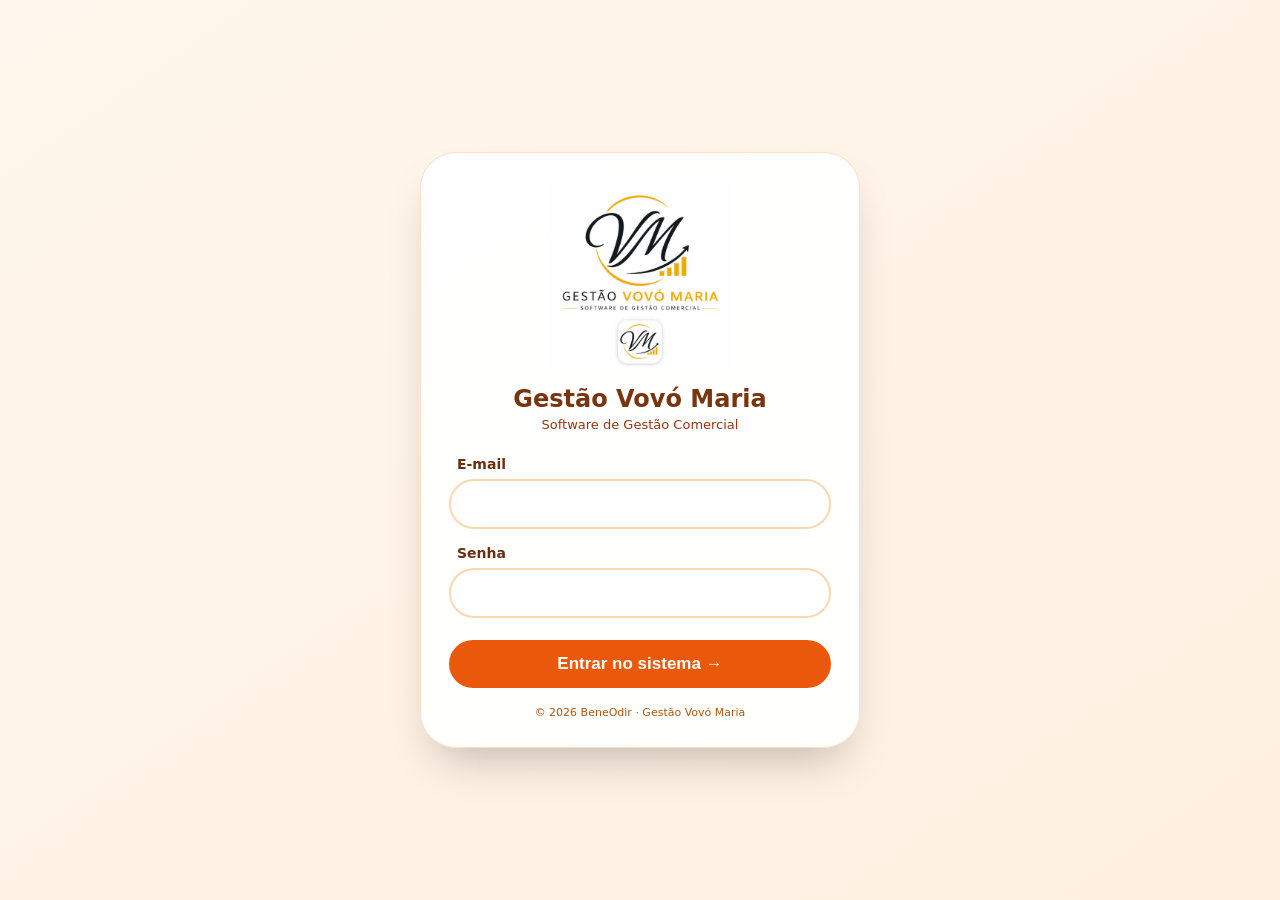
<file: frontend/index.html>
<!DOCTYPE html>
<html lang="pt-br">
<head>
  <meta charset="UTF-8">
  <meta name="viewport" content="width=device-width, initial-scale=1.0">
  <title>Gestão Vovó Maria</title>
  <script>
    const token = localStorage.getItem("token");

    if (token) {
      window.location.href = "dashboard.html";
    } else {
      window.location.href = "login.html";
    }
  </script>
</head>
<body>
  <p>Carregando Gestão Vovó Maria...</p>
</body>
</html>
</file>
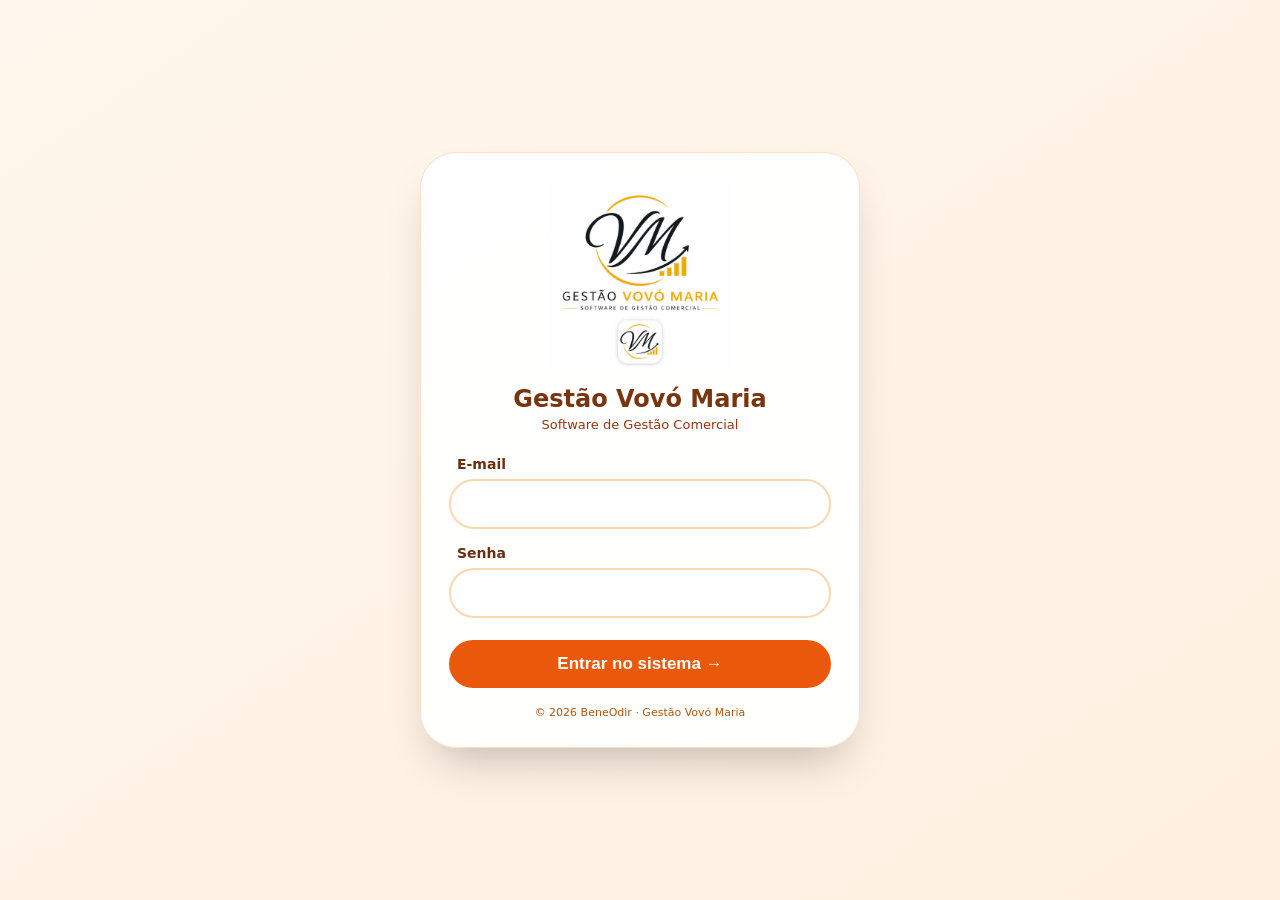
<file: frontend/cargas.html>
<!DOCTYPE html>
<html lang="pt-br">
<head>
  <meta charset="UTF-8">
  <meta name="viewport" content="width=device-width, initial-scale=1.0">
  <link rel="manifest" href="manifest.json">
  <meta name="theme-color" content="#e9a900">
  <link rel="apple-touch-icon" href="images/icon-192.png">
  <title>Gestão Vovó Maria · Carga do Vendedor</title>
  <style>
    *{box-sizing:border-box;margin:0;padding:0}body{font-family:'Segoe UI',system-ui,sans-serif;background:#f6f1e8;color:#432818;padding:16px;min-height:100vh}.wrap{max-width:1100px;margin:auto}.top,.panel{background:#fff;border-radius:24px;padding:20px;box-shadow:0 12px 28px rgba(67,40,24,.09);margin-bottom:16px}.brand{display:flex;align-items:center;gap:14px}.logo{width:76px;height:76px;object-fit:contain}h1{font-size:25px;color:#78350f}h2{font-size:19px;color:#78350f;margin-bottom:13px}h3{font-size:16px;color:#78350f;margin-bottom:9px}.sub{color:#9a3412;margin-top:4px}.user{margin-top:12px;color:#7c2d12;font-size:13px}.status{padding:12px;border-radius:15px;margin-bottom:14px;background:#fef3c7;color:#92400e}.status.ok{background:#d1fae5;color:#065f46}.status.err{background:#fee2e2;color:#991b1b}.grid{display:grid;grid-template-columns:1fr 1fr;gap:12px}.field{margin-bottom:13px}label{display:block;font-size:12px;font-weight:800;color:#7c2d12;margin:0 0 6px 7px}input,select,textarea{width:100%;border:2px solid #fcd8af;border-radius:17px;padding:11px 13px;background:#fff;font-size:14px}textarea{min-height:75px;resize:vertical}.actions{display:flex;gap:10px;flex-wrap:wrap;margin-top:14px}button,.button{border:0;border-radius:999px;padding:12px 18px;font-weight:850;cursor:pointer;text-decoration:none;text-align:center}.primary{background:#ea580c;color:#fff}.secondary{background:#fed7aa;color:#7c2d12}.muted{background:#e7e5e4;color:#44403c}.danger{background:#fee2e2;color:#991b1b}button:disabled{opacity:.5;cursor:not-allowed}.note{line-height:1.45;color:#7c2d12;font-size:13px}.warning{background:#fef3c7;border-radius:16px;padding:12px;color:#92400e;margin-top:12px}.summary{display:grid;grid-template-columns:repeat(3,1fr);gap:10px;margin-top:14px}.metric{background:#fff7ed;border:1px solid #fed7aa;border-radius:17px;padding:13px}.metric span{display:block;font-size:11px;color:#9a3412}.metric strong{display:block;color:#78350f;font-size:18px;margin-top:4px}.table-wrap{overflow:auto}table{width:100%;border-collapse:collapse;min-width:780px}th,td{text-align:left;padding:11px;border-bottom:1px solid #f3e3d1}th{font-size:11px;text-transform:uppercase;color:#7c2d12}.produto-select{min-width:245px}.quantidade{width:125px}.saldo{font-weight:850;white-space:nowrap}.insuficiente{color:#b91c1c}.filtros{display:grid;grid-template-columns:repeat(3,1fr);gap:10px}.confirmacao{display:flex;gap:10px;align-items:flex-start;background:#fff7ed;border:2px solid #fed7aa;border-radius:17px;padding:14px;margin-top:14px}.confirmacao input{width:22px;height:22px;flex:0 0 auto}.confirmacao label{font-size:14px;margin:1px 0 0}.detail{background:#fff7ed;border-radius:16px;padding:14px;margin-top:14px}.empty{text-align:center;padding:28px;color:#78716c}
    .modal{position:fixed;inset:0;background:rgba(30,15,7,.58);display:none;align-items:center;justify-content:center;padding:16px;z-index:30}.modal.open{display:flex}.modal-card{background:#fff;border-radius:24px;padding:22px;width:min(900px,100%);max-height:92vh;overflow:auto}.modal-card.small{width:min(560px,100%)}.timeline{display:grid;gap:10px;margin-top:12px}.evento{background:#fff;border:1px solid #fed7aa;border-radius:15px;padding:12px}.evento.estorno{border-color:#fecaca;background:#fff1f2}.evento-top{display:flex;justify-content:space-between;gap:10px;flex-wrap:wrap}.evento ul{margin:8px 0 0 18px}.tag{display:inline-block;border-radius:999px;padding:4px 8px;font-size:11px;font-weight:850;background:#fed7aa;color:#7c2d12}.tag.cancelada{background:#fee2e2;color:#991b1b}
    [hidden]{display:none!important}.workspace-switch{display:grid;grid-template-columns:1fr 1fr;gap:10px;margin-bottom:16px}.workspace-tab{background:#fff;border:2px solid #fed7aa;color:#7c2d12}.workspace-tab[aria-selected="true"]{background:#ea580c;border-color:#ea580c;color:#fff}
    @media(max-width:680px){body{padding:10px}.top,.panel{padding:16px;border-radius:20px}.logo{width:60px;height:60px}.grid,.filtros,.summary{grid-template-columns:1fr}.actions>*{flex:1 1 100%}.workspace-switch{gap:8px}.workspace-tab{padding:12px 8px;font-size:13px}}
  </style>
</head>
<body>
<main class="wrap">
  <section class="top"><div class="brand"><img src="images/logo-vm-gestao.png" class="logo" alt="Vovó Maria"><div><h1>Carga do Vendedor</h1><div class="sub">Separação e auditoria física em fardos</div></div></div><div id="userInfo" class="user"></div><div class="actions"><a class="button muted" href="dashboard.html">Voltar ao Dashboard</a><a class="button secondary" href="estoque.html">Estoque Central</a></div></section>
  <div id="status" class="status">Carregando vendedores e Estoque Central...</div>

  <nav class="workspace-switch" role="tablist" aria-label="Áreas da Carga do Vendedor">
    <button type="button" class="workspace-tab" id="abaPrepararCarga" role="tab" aria-selected="true" aria-controls="painelPrepararCarga">Preparar carga</button>
    <button type="button" class="workspace-tab" id="abaConsultarCargas" role="tab" aria-selected="false" aria-controls="painelConsultarCargas" tabindex="-1">Consultar cargas</button>
  </nav>

  <section class="panel" id="painelPrepararCarga" role="tabpanel" aria-labelledby="abaPrepararCarga">
    <h2>Preparar nova carga</h2>
    <p class="note">Confira fisicamente cada produto antes de registrar. A transferência retira fardos do Estoque Central e os adiciona ao local do vendedor.</p>
    <form id="cargaForm" style="margin-top:14px">
      <div class="grid">
        <div class="field"><label for="vendedorId">Vendedor</label><select id="vendedorId" required><option value="">Carregando...</option></select></div>
        <div class="field"><label for="dataCarga">Data da carga</label><input id="dataCarga" type="date" required></div>
        <div class="field"><label for="observacao">Observação opcional</label><textarea id="observacao"></textarea></div>
      </div>
      <div class="table-wrap"><table><thead><tr><th>Produto</th><th>Saldo Central</th><th>Fardos conferidos</th><th>Saldo após carga</th><th></th></tr></thead><tbody id="itensBody"></tbody></table></div>
      <div class="actions"><button type="button" class="secondary" id="btnAdicionar">+ Adicionar produto</button></div>
      <div class="summary"><div class="metric"><span>Produtos</span><strong id="totalProdutos">0</strong></div><div class="metric"><span>Fardos na carga</span><strong id="totalFardos">0</strong></div><div class="metric"><span>Saldo Central após carga</span><strong id="saldoRestante">0</strong></div></div>
      <div id="aviso" class="warning" hidden></div>
      <div class="confirmacao"><input id="confirmacaoAuditoria" type="checkbox"><label for="confirmacaoAuditoria">Confirmo que conferi fisicamente esta carga.</label></div>
      <div class="actions"><button id="btnRegistrar" class="primary" type="submit" disabled>Registrar carga auditada</button></div>
    </form>
  </section>

  <section class="panel" id="painelConsultarCargas" role="tabpanel" aria-labelledby="abaConsultarCargas" hidden>
    <h2>Histórico das cargas</h2>
    <div class="filtros"><div><label for="filtroVendedor">Vendedor</label><select id="filtroVendedor"><option value="">Todos</option></select></div><div><label for="filtroInicio">Data inicial</label><input id="filtroInicio" type="date"></div><div><label for="filtroFim">Data final</label><input id="filtroFim" type="date"></div></div>
    <div class="actions"><button type="button" class="secondary" id="btnFiltrar">Aplicar filtros</button><button type="button" class="muted" id="btnLimpar">Limpar</button></div>
    <div class="table-wrap" style="margin-top:14px"><table><thead><tr><th>Data</th><th>Carga</th><th>Vendedor</th><th>Status</th><th>Produtos</th><th>Fardos</th><th>Auditada por</th><th>Horário</th><th></th></tr></thead><tbody id="historicoBody"><tr><td colspan="9" class="empty">Carregando...</td></tr></tbody></table></div>
    <div id="detalhe" class="detail" hidden></div>
  </section>
</main>
<div class="modal" id="modalComplemento" role="dialog" aria-modal="true" aria-labelledby="tituloComplemento"><div class="modal-card">
  <h2 id="tituloComplemento">Complementar carga</h2><p class="note" id="infoComplemento"></p>
  <form id="complementoForm" style="margin-top:14px"><div class="table-wrap"><table><thead><tr><th>Produto</th><th>Saldo Central</th><th>Fardos complementares</th><th>Saldo após</th><th></th></tr></thead><tbody id="complementoItensBody"></tbody></table></div><div class="actions"><button type="button" class="secondary" id="btnAdicionarComplemento">+ Adicionar produto</button></div><div class="summary"><div class="metric"><span>Produtos</span><strong id="complementoProdutos">0</strong></div><div class="metric"><span>Fardos complementares</span><strong id="complementoFardos">0</strong></div><div class="metric"><span>Saldo restante selecionado</span><strong id="complementoSaldo">0</strong></div></div><div id="avisoComplemento" class="warning" hidden></div><div class="field" style="margin-top:14px"><label for="observacaoComplemento">Observação opcional</label><textarea id="observacaoComplemento"></textarea></div><div class="confirmacao"><input id="confirmacaoComplemento" type="checkbox"><label for="confirmacaoComplemento">Confirmo que conferi fisicamente este complemento.</label></div><div class="actions"><button type="button" class="muted" id="fecharComplemento">Voltar</button><button type="submit" class="primary" id="salvarComplemento" disabled>Registrar complemento</button></div></form>
</div></div>
<div class="modal" id="modalCancelamento" role="dialog" aria-modal="true" aria-labelledby="tituloCancelamento"><div class="modal-card small">
  <h2 id="tituloCancelamento">Cancelar carga</h2><p class="warning">Esta ação criará estornos integrais e devolverá ao Estoque Central tudo o que foi transferido.</p>
  <form id="cancelamentoForm" style="margin-top:14px"><div class="field"><label for="motivoCancelamento">Motivo do cancelamento</label><textarea id="motivoCancelamento" required></textarea></div><div class="field"><label for="textoConfirmacao">Digite CANCELAR CARGA para confirmar</label><input id="textoConfirmacao" autocomplete="off" required></div><div class="confirmacao"><input id="confirmacaoCancelamento" type="checkbox"><label for="confirmacaoCancelamento">Confirmo o cancelamento e o estorno integral desta carga.</label></div><div class="actions"><button type="button" class="muted" id="fecharCancelamento">Voltar</button><button type="submit" class="danger" id="salvarCancelamento" disabled>Cancelar e estornar carga</button></div></form>
</div></div>
<div class="modal" id="modalConferencia" role="dialog" aria-modal="true" aria-labelledby="tituloConferencia"><div class="modal-card small">
  <h2 id="tituloConferencia">Conferir saldo</h2><p class="note" id="produtoConferencia"></p>
  <form id="conferenciaForm" style="margin-top:14px"><div class="summary"><div class="metric"><span>Saldo sistêmico atual</span><strong id="saldoSistemicoConferencia">0</strong></div><div class="metric"><span>Quantidade física</span><strong id="resumoFisicoConferencia">—</strong></div><div class="metric"><span>Diferença</span><strong id="diferencaConferencia">—</strong></div></div><div class="field" style="margin-top:14px"><label for="quantidadeFisicaConferencia">Quantidade física contada</label><input id="quantidadeFisicaConferencia" type="number" min="0" step="1" required></div><div class="field"><label for="motivoConferencia">Motivo obrigatório</label><textarea id="motivoConferencia" required></textarea></div><div class="confirmacao"><input id="confirmacaoFisicaConferencia" type="checkbox"><label for="confirmacaoFisicaConferencia">Confirmo que realizei a contagem física deste produto no veículo.</label></div><div class="field" style="margin-top:14px"><label for="textoConferencia">Digite CONFIRMAR AJUSTE para registrar</label><input id="textoConferencia" autocomplete="off" required></div><div class="actions"><button type="button" class="muted" id="fecharConferencia">Voltar</button><button type="submit" class="primary" id="salvarConferencia" disabled>Registrar conferência</button></div></form>
</div></div>
<div class="modal" id="modalFechamento" role="dialog" aria-modal="true" aria-labelledby="tituloFechamento"><div class="modal-card">
  <h2 id="tituloFechamento">Conferir e fechar carga</h2><p class="note" id="infoFechamento"></p>
  <form id="fechamentoForm" style="margin-top:14px"><div id="avisoDescarteFechamento" class="warning" hidden></div><div class="table-wrap"><table><thead><tr><th>Produto</th><th>Fardos</th><th>Pacotes bons</th><th>Retorno de troca</th><th>Descarte pendente</th></tr></thead><tbody id="fechamentoItensBody"></tbody></table></div><p class="note" style="margin-top:10px">Revise cada campo, inclusive os preenchidos inicialmente, para confirmar a contagem física de fardos, pacotes bons e retorno de troca.</p><div class="field" style="margin-top:14px"><label for="observacaoFechamento">Observação de fechamento obrigatória</label><textarea id="observacaoFechamento" required></textarea></div><div class="confirmacao"><input id="confirmacaoFisicaFechamento" type="checkbox"><label for="confirmacaoFisicaFechamento">Confirmo que contei fisicamente todas as sobras do veículo.</label></div><div class="field" style="margin-top:14px"><label for="textoFechamento">Digite FECHAR CARGA para confirmar</label><input id="textoFechamento" autocomplete="off" required></div><p class="warning">Após o fechamento, esta carga não aceitará vendas, complementos ou novos ajustes.</p><div class="actions"><button type="button" class="muted" id="fecharModalFechamento">Voltar</button><button type="submit" class="primary" id="salvarFechamento" disabled>Devolver sobras e fechar</button></div></form>
</div></div>
<script>
const API_URL="https://gestaovomaria-api.odir-bene12.workers.dev";
const token=localStorage.getItem("token"),role=localStorage.getItem("vendedorRole")||"",nome=localStorage.getItem("vendedorNome")||"Usuário";
if(!token)location.href="login.html";if(role!=="admin"&&role!=="operacao"){alert("Acesso não permitido para este perfil.");location.href="dashboard.html"}
document.getElementById("userInfo").textContent=`${nome} · ${role==="admin"?"Administrador":"Operação"}`;
const partes=Object.fromEntries(new Intl.DateTimeFormat("en-US",{timeZone:"America/Cuiaba",year:"numeric",month:"2-digit",day:"2-digit"}).formatToParts(new Date()).filter(p=>p.type!=="literal").map(p=>[p.type,p.value]));document.getElementById("dataCarga").value=`${partes.year}-${partes.month}-${partes.day}`;
let vendedores=[],produtos=[],chaveAtual=novaChave(),sequencia=0,enviando=false,cargaEmAcao=null,chaveComplementoAtual="",complementoEnviando=false,cancelamentoEnviando=false,conferenciaEmAcao=null,chaveConferenciaAtual="",conferenciaEnviando=false,fechamentoEmAcao=null,chaveFechamentoAtual="",fechamentoEnviando=false,fechamentoBloqueado=false,fechamentoDescarteBloqueado=false;
function mostrarAreaCarga(area){const consultar=area==="consultar",abaPreparar=document.getElementById("abaPrepararCarga"),abaConsultar=document.getElementById("abaConsultarCargas");document.getElementById("painelPrepararCarga").hidden=consultar;document.getElementById("painelConsultarCargas").hidden=!consultar;abaPreparar.setAttribute("aria-selected",String(!consultar));abaConsultar.setAttribute("aria-selected",String(consultar));abaPreparar.tabIndex=consultar?-1:0;abaConsultar.tabIndex=consultar?0:-1}
document.getElementById("abaPrepararCarga").onclick=()=>mostrarAreaCarga("preparar");document.getElementById("abaConsultarCargas").onclick=()=>mostrarAreaCarga("consultar");
function novaChave(){return crypto.randomUUID?crypto.randomUUID():`${Date.now()}-${Math.random().toString(16).slice(2)}`}
function escapar(v){return String(v??"").replace(/[&<>"']/g,c=>({"&":"&amp;","<":"&lt;",">":"&gt;",'"':"&quot;","'":"&#39;"}[c]))}
function numero(v){return Number(v||0).toLocaleString("pt-BR",{maximumFractionDigits:3})}
function dataBR(v){const p=String(v||"").slice(0,10).split("-");return p.length===3?`${p[2]}/${p[1]}/${p[0]}`:v}
function dataHoraBR(v){return v?new Date(`${String(v).replace(" ","T")}Z`).toLocaleString("pt-BR",{timeZone:"America/Cuiaba"}):"-"}
function setStatus(msg,tipo=""){const el=document.getElementById("status");el.textContent=msg;el.className=`status ${tipo}`}
async function api(path,opts={}){const r=await fetch(API_URL+path,{...opts,headers:{"Content-Type":"application/json",Authorization:`Bearer ${token}`,...opts.headers}}),d=await r.json().catch(()=>({}));if(r.status===401){localStorage.removeItem("token");location.href="login.html";throw new Error("Sessão expirada.")}if(!r.ok){const e=new Error(d.error||"Não foi possível concluir a operação.");e.dados=d;e.status=r.status;throw e}return d}
function opcoesProduto(valor=""){return '<option value="">Selecione</option>'+produtos.map(p=>`<option value="${Number(p.produto_id)}" ${String(p.produto_id)===String(valor)?"selected":""}>${escapar(p.produto_nome)}</option>`).join("")}
function adicionarItem(produtoId="",quantidade=""){const tr=document.createElement("tr");tr.dataset.item=++sequencia;tr.innerHTML=`<td><select class="produto-select" required>${opcoesProduto(produtoId)}</select></td><td class="saldo saldo-atual">—</td><td><input class="quantidade" type="number" min="1" step="1" value="${escapar(quantidade)}" required></td><td class="saldo saldo-depois">—</td><td><button type="button" class="danger remover">Remover</button></td>`;tr.querySelector("select").onchange=calcular;tr.querySelector("input").oninput=calcular;tr.querySelector(".remover").onclick=()=>{tr.remove();calcular()};document.getElementById("itensBody").appendChild(tr);calcular()}
function lerItens(){return [...document.querySelectorAll("#itensBody tr")].map(tr=>{const produtoId=Number(tr.querySelector("select").value||0),quantidade=Number(tr.querySelector("input").value),produto=produtos.find(p=>Number(p.produto_id)===produtoId),saldo=Number(produto?.saldo_atual||0),valido=!!produto&&Number.isInteger(quantidade)&&quantidade>0&&quantidade<=saldo;return{tr,produtoId,quantidade,produto,saldo,valido}})}
function calcular(){const itens=lerItens(),ids=itens.filter(i=>i.produtoId).map(i=>i.produtoId),duplicados=new Set(ids).size!==ids.length;itens.forEach(i=>{i.tr.querySelector(".saldo-atual").textContent=i.produto?`${numero(i.saldo)} fardos`:"—";const depois=i.produto?i.saldo-(Number.isInteger(i.quantidade)&&i.quantidade>0?i.quantidade:0):null,e=i.tr.querySelector(".saldo-depois");e.textContent=depois===null?"—":`${numero(depois)} fardos`;e.classList.toggle("insuficiente",depois!==null&&depois<0)});document.getElementById("totalProdutos").textContent=itens.filter(i=>i.produtoId).length;document.getElementById("totalFardos").textContent=numero(itens.reduce((s,i)=>s+(Number.isInteger(i.quantidade)&&i.quantidade>0?i.quantidade:0),0));document.getElementById("saldoRestante").textContent=numero(itens.reduce((s,i)=>s+(i.produto?i.saldo-(Number.isInteger(i.quantidade)&&i.quantidade>0?i.quantidade:0):0),0));const avisos=[];if(duplicados)avisos.push("O mesmo produto não pode aparecer duas vezes.");if(itens.some(i=>i.produto&&i.quantidade>i.saldo))avisos.push("Há quantidade maior que o saldo disponível no Estoque Central.");const aviso=document.getElementById("aviso");aviso.hidden=!avisos.length;aviso.textContent=avisos.join(" ");const confirmado=document.getElementById("confirmacaoAuditoria").checked,vendedor=Number(document.getElementById("vendedorId").value),data=document.getElementById("dataCarga").value;document.getElementById("btnRegistrar").disabled=enviando||!(vendedor>0&&data&&confirmado&&itens.length&&itens.every(i=>i.valido)&&!duplicados)}
function preencherCadastros(){const opcoes=vendedores.map(v=>`<option value="${Number(v.id)}">${escapar(v.nome)}</option>`).join("");document.getElementById("vendedorId").innerHTML='<option value="">Selecione</option>'+opcoes;document.getElementById("filtroVendedor").innerHTML='<option value="">Todos</option>'+opcoes}
async function carregarDados(){const [listaVendedores,estoque]=await Promise.all([api("/api/estoque/cargas/vendedores"),api("/api/estoque/central")]);if(estoque.inicializacao_necessaria)throw new Error("Estoque Central ainda não foi inicializado.");vendedores=listaVendedores;produtos=estoque.produtos||[];preencherCadastros();document.getElementById("itensBody").innerHTML="";adicionarItem();setStatus(`${vendedores.length} vendedor(es) e ${produtos.length} produto(s) carregados.`,"ok")}
function parametrosHistorico(){const p=new URLSearchParams();[["vendedor_id","filtroVendedor"],["data_inicial","filtroInicio"],["data_final","filtroFim"]].forEach(([k,id])=>{const v=document.getElementById(id).value;if(v)p.set(k,v)});return p.toString()}
async function carregarHistorico(){try{const lista=await api(`/api/estoque/cargas?${parametrosHistorico()}`),body=document.getElementById("historicoBody");body.innerHTML=lista.length?lista.map(c=>{const aberta=c.status==="ABERTA",acoes=`<button type="button" class="secondary detalhe-carga" data-id="${Number(c.id)}">Detalhes</button>${aberta?` <button type="button" class="primary complementar-carga" data-id="${Number(c.id)}" data-vendedor="${escapar(c.vendedor_nome)}">Complementar</button> <button type="button" class="primary fechar-carga" data-id="${Number(c.id)}">Conferir e fechar carga</button> <button type="button" class="danger cancelar-carga" data-id="${Number(c.id)}">Cancelar</button>`:""}`;return`<tr><td>${escapar(dataBR(c.data_carga))}</td><td>#${Number(c.id)}</td><td>${escapar(c.vendedor_nome)}</td><td><span class="tag ${c.status==="CANCELADA"?"cancelada":""}">${escapar(c.status)}</span></td><td>${Number(c.total_produtos)}</td><td>${numero(c.total_fardos)}</td><td>${escapar(c.auditor_nome||`Usuário ${c.aberta_por}`)}</td><td>${escapar(dataHoraBR(c.aberta_em))}</td><td>${acoes}</td></tr>`}).join(""):'<tr><td colspan="9" class="empty">Nenhuma carga encontrada.</td></tr>';body.querySelectorAll(".detalhe-carga").forEach(b=>b.onclick=()=>carregarDetalhe(Number(b.dataset.id)));body.querySelectorAll(".complementar-carga").forEach(b=>b.onclick=()=>abrirComplemento(Number(b.dataset.id),b.dataset.vendedor));body.querySelectorAll(".fechar-carga").forEach(b=>b.onclick=()=>abrirFechamento(Number(b.dataset.id)));body.querySelectorAll(".cancelar-carga").forEach(b=>b.onclick=()=>abrirCancelamento(Number(b.dataset.id)))}catch(e){setStatus(e.message,"err")}}
function tituloOperacao(o){return o.classificacao==="CARGA_INICIAL"?"Carga inicial":o.classificacao==="COMPLEMENTO"?"Complemento":o.classificacao==="CONFERENCIA_SALDO"?"Conferência de saldo":o.classificacao==="RETORNO_CARGA"?"Retorno ao Estoque Central":"Cancelamento / estorno"}
function renderOperacao(o){const movimentos=(o.movimentacoes||[]).map(m=>`<li>${escapar(m.produto_nome)} · ${Number(m.efeito)>0?"+":"-"}${numero(m.quantidade)} fardos · ${escapar(m.local_nome)}</li>`).join("");return`<article class="evento ${o.tipo==="ESTORNO"?"estorno":""}"><div class="evento-top"><strong>${escapar(tituloOperacao(o))} · Operação #${Number(o.id)}</strong><span class="tag ${o.tipo==="ESTORNO"?"cancelada":""}">${escapar(o.status)}</span></div><p class="note">${escapar(o.usuario_nome||`Usuário ${o.usuario_id}`)} · ${escapar(dataHoraBR(o.created_at))}</p>${o.observacao?`<p class="note">${escapar(o.observacao)}</p>`:""}<ul>${movimentos}</ul></article>`}
function situacaoSaldo(situacao){return situacao==="DISPONIVEL"?"Disponível":situacao==="DIVERGENTE"?"Divergente":"Zerado"}
async function carregarDetalhe(id){try{const c=await api(`/api/estoque/cargas/${id}`),box=document.getElementById("detalhe");box.hidden=false;const cancelamento=c.status==="CANCELADA"?`<p class="warning">Cancelada por ${escapar(c.cancelador_nome||`Usuário ${c.cancelada_por}`)} em ${escapar(dataHoraBR(c.cancelada_em))}. Motivo: ${escapar(c.motivo_cancelamento)}</p>`:"",fechamento=c.status==="FECHADA"?`<p class="status ok"><strong>Status FECHADA</strong> · Fechada por ${escapar(c.fechador_nome||`Usuário ${c.fechada_por}`)} em ${escapar(dataHoraBR(c.fechada_em))}.<br>${escapar(c.observacoes_fechamento||"")}</p>`:"",saldo=Array.isArray(c.saldo_operacional)?c.saldo_operacional:[],quadroSaldo=c.status==="ABERTA"?`<h3 style="margin-top:16px">Saldo operacional atual</h3><p class="note">Estornos/ajustes incluem somente movimentos confirmados vinculados a esta carga. Movimentos recentes sem vínculo aparecem separados.</p><div class="table-wrap"><table><thead><tr><th>Produto</th><th>Total carregado</th><th>Vendido em Rota</th><th>Estornos/ajustes</th><th>Não classificados</th><th>Saldo atual no veículo</th><th>Situação</th><th></th></tr></thead><tbody>${saldo.length?saldo.map(i=>`<tr><td>${escapar(i.produto_nome)}</td><td>${numero(i.total_carregado)} fardos</td><td>${numero(i.total_vendido_rota)} fardos</td><td>${numero(i.total_estornos_ajustes)} fardos</td><td>${numero(i.total_nao_classificado)} fardos</td><td class="saldo ${Number(i.saldo_atual)<0?"insuficiente":""}">${numero(i.saldo_atual)} fardos</td><td><span class="tag ${i.situacao==="DIVERGENTE"?"cancelada":""}">${escapar(situacaoSaldo(i.situacao))}</span></td><td><button type="button" class="secondary conferir-saldo" data-carga="${Number(c.id)}" data-produto="${Number(i.produto_id)}" data-nome="${escapar(i.produto_nome)}" data-saldo="${Number(i.saldo_atual)}">Conferir saldo</button></td></tr>`).join(""):`<tr><td colspan="8" class="empty">Nenhum movimento de estoque encontrado neste local.</td></tr>`}</tbody></table></div>`:`<p class="warning" style="margin-top:16px">Saldo operacional disponível somente para a carga atualmente aberta.</p>`;box.innerHTML=`<h3>Carga #${Number(c.id)} · ${escapar(c.vendedor_nome)}</h3><p class="note">${escapar(dataBR(c.data_carga))} · Aberta e auditada por ${escapar(c.auditor_nome||`Usuário ${c.aberta_por}`)} em ${escapar(dataHoraBR(c.aberta_em))}</p>${fechamento}${cancelamento}<div class="table-wrap"><table><thead><tr><th>Produto</th><th>Total carregado</th><th>Total transferido</th></tr></thead><tbody>${c.itens.map(i=>`<tr><td>${escapar(i.produto_nome)}</td><td>${numero(i.quantidade_carregada)} fardos</td><td>${numero(i.quantidade_entrada)} fardos</td></tr>`).join("")}</tbody></table></div>${quadroSaldo}<h3 style="margin-top:16px">Histórico operacional</h3><div class="timeline">${(c.operacoes||[]).map(renderOperacao).join("")}</div>`;box.querySelectorAll(".conferir-saldo").forEach(b=>b.onclick=()=>abrirConferencia(Number(b.dataset.carga),Number(b.dataset.produto),b.dataset.nome,Number(b.dataset.saldo)));box.scrollIntoView({behavior:"smooth"})}catch(e){setStatus(e.message,"err")}}
function validarConferencia(){const fisico=Number(document.getElementById("quantidadeFisicaConferencia").value),preenchido=document.getElementById("quantidadeFisicaConferencia").value!=="",valido=preenchido&&Number.isInteger(fisico)&&fisico>=0,diferenca=valido?fisico-conferenciaEmAcao.saldo:null;document.getElementById("resumoFisicoConferencia").textContent=valido?numero(fisico):"—";const d=document.getElementById("diferencaConferencia");d.textContent=diferenca===null?"—":`${diferenca>0?"+":""}${numero(diferenca)}`;d.classList.toggle("insuficiente",diferenca<0);document.getElementById("salvarConferencia").disabled=conferenciaEnviando||!(valido&&document.getElementById("motivoConferencia").value.trim()&&document.getElementById("confirmacaoFisicaConferencia").checked&&document.getElementById("textoConferencia").value.trim().toUpperCase()==="CONFIRMAR AJUSTE")}
function abrirConferencia(cargaId,produtoId,produtoNome,saldo){conferenciaEmAcao={cargaId,produtoId,produtoNome,saldo};chaveConferenciaAtual=novaChave();document.getElementById("conferenciaForm").reset();document.getElementById("produtoConferencia").textContent=`${produtoNome} · Carga #${cargaId}`;document.getElementById("saldoSistemicoConferencia").textContent=`${numero(saldo)} fardos`;validarConferencia();document.getElementById("modalConferencia").classList.add("open")}
function fecharConferencia(){document.getElementById("modalConferencia").classList.remove("open")}
function adicionarItemComplemento(){const tr=document.createElement("tr");tr.innerHTML=`<td><select class="produto-select" required>${opcoesProduto()}</select></td><td class="saldo saldo-atual">—</td><td><input class="quantidade" type="number" min="1" step="1" required></td><td class="saldo saldo-depois">—</td><td><button type="button" class="danger remover">Remover</button></td>`;tr.querySelector("select").onchange=calcularComplemento;tr.querySelector("input").oninput=calcularComplemento;tr.querySelector(".remover").onclick=()=>{tr.remove();calcularComplemento()};document.getElementById("complementoItensBody").appendChild(tr);calcularComplemento()}
function lerItensComplemento(){return[...document.querySelectorAll("#complementoItensBody tr")].map(tr=>{const produtoId=Number(tr.querySelector("select").value||0),quantidade=Number(tr.querySelector("input").value),produto=produtos.find(p=>Number(p.produto_id)===produtoId),saldo=Number(produto?.saldo_atual||0),valido=!!produto&&Number.isInteger(quantidade)&&quantidade>0&&quantidade<=saldo;return{tr,produtoId,quantidade,produto,saldo,valido}})}
function calcularComplemento(){const itens=lerItensComplemento(),ids=itens.filter(i=>i.produtoId).map(i=>i.produtoId),duplicados=new Set(ids).size!==ids.length;itens.forEach(i=>{i.tr.querySelector(".saldo-atual").textContent=i.produto?`${numero(i.saldo)} fardos`:"—";const depois=i.produto?i.saldo-(Number.isInteger(i.quantidade)&&i.quantidade>0?i.quantidade:0):null,e=i.tr.querySelector(".saldo-depois");e.textContent=depois===null?"—":`${numero(depois)} fardos`;e.classList.toggle("insuficiente",depois!==null&&depois<0)});document.getElementById("complementoProdutos").textContent=itens.filter(i=>i.produtoId).length;document.getElementById("complementoFardos").textContent=numero(itens.reduce((s,i)=>s+(Number.isInteger(i.quantidade)&&i.quantidade>0?i.quantidade:0),0));document.getElementById("complementoSaldo").textContent=numero(itens.reduce((s,i)=>s+(i.produto?i.saldo-(Number.isInteger(i.quantidade)&&i.quantidade>0?i.quantidade:0):0),0));const avisos=[];if(duplicados)avisos.push("O mesmo produto não pode aparecer duas vezes.");if(itens.some(i=>i.produto&&i.quantidade>i.saldo))avisos.push("Há quantidade maior que o saldo disponível.");const aviso=document.getElementById("avisoComplemento");aviso.hidden=!avisos.length;aviso.textContent=avisos.join(" ");document.getElementById("salvarComplemento").disabled=complementoEnviando||!(document.getElementById("confirmacaoComplemento").checked&&itens.length&&itens.every(i=>i.valido)&&!duplicados)}
async function abrirComplemento(id,vendedor){try{const estoque=await api("/api/estoque/central");produtos=estoque.produtos||[];cargaEmAcao=id;chaveComplementoAtual=novaChave();document.getElementById("infoComplemento").textContent=`Carga #${id} · ${vendedor}`;document.getElementById("complementoForm").reset();document.getElementById("complementoItensBody").innerHTML="";adicionarItemComplemento();document.getElementById("modalComplemento").classList.add("open")}catch(e){setStatus(e.message,"err")}}
function fecharComplemento(){document.getElementById("modalComplemento").classList.remove("open")}
function validarConfirmacaoCancelamento(){document.getElementById("salvarCancelamento").disabled=cancelamentoEnviando||!(document.getElementById("confirmacaoCancelamento").checked&&document.getElementById("textoConfirmacao").value.trim().toUpperCase()==="CANCELAR CARGA"&&document.getElementById("motivoCancelamento").value.trim())}
function abrirCancelamento(id){cargaEmAcao=id;document.getElementById("cancelamentoForm").reset();document.getElementById("tituloCancelamento").textContent=`Cancelar carga #${id}`;validarConfirmacaoCancelamento();document.getElementById("modalCancelamento").classList.add("open")}
function fecharCancelamento(){document.getElementById("modalCancelamento").classList.remove("open")}
document.getElementById("btnAdicionar").onclick=()=>adicionarItem();document.getElementById("confirmacaoAuditoria").onchange=calcular;document.getElementById("vendedorId").onchange=calcular;document.getElementById("dataCarga").oninput=calcular;
document.getElementById("cargaForm").onsubmit=async e=>{e.preventDefault();const itens=lerItens(),body={vendedor_id:Number(document.getElementById("vendedorId").value),data_carga:document.getElementById("dataCarga").value,observacao:document.getElementById("observacao").value.trim(),confirmacao_auditoria:document.getElementById("confirmacaoAuditoria").checked,chave_idempotencia:chaveAtual,itens:itens.map(i=>({produto_id:i.produtoId,quantidade:i.quantidade}))};try{enviando=true;calcular();setStatus("Registrando transferência auditada...");const d=await api("/api/estoque/cargas",{method:"POST",body:JSON.stringify(body)});chaveAtual=novaChave();document.getElementById("observacao").value="";document.getElementById("confirmacaoAuditoria").checked=false;await Promise.all([carregarDados(),carregarHistorico()]);setStatus(d.idempotente?`Carga #${d.carga.id} já estava registrada; nenhuma duplicação foi criada.`:`Carga #${d.carga.id} registrada e transferida com sucesso.`,"ok")}catch(e){setStatus(e.message,"err")}finally{enviando=false;calcular()}};
document.getElementById("btnAdicionarComplemento").onclick=adicionarItemComplemento;document.getElementById("confirmacaoComplemento").onchange=calcularComplemento;document.getElementById("fecharComplemento").onclick=fecharComplemento;
document.getElementById("complementoForm").onsubmit=async e=>{e.preventDefault();const itens=lerItensComplemento(),body={observacao:document.getElementById("observacaoComplemento").value.trim(),confirmacao_auditoria:document.getElementById("confirmacaoComplemento").checked,chave_idempotencia:chaveComplementoAtual,itens:itens.map(i=>({produto_id:i.produtoId,quantidade:i.quantidade}))};try{complementoEnviando=true;calcularComplemento();setStatus("Registrando complemento auditado...");const d=await api(`/api/estoque/cargas/${cargaEmAcao}/complementos`,{method:"POST",body:JSON.stringify(body)});fecharComplemento();await Promise.all([carregarDados(),carregarHistorico(),carregarDetalhe(cargaEmAcao)]);setStatus(d.idempotente?"O complemento já estava registrado; nenhuma duplicação foi criada.":"Complemento registrado com sucesso.","ok")}catch(e){setStatus(e.message,"err")}finally{complementoEnviando=false;calcularComplemento()}};
document.getElementById("fecharCancelamento").onclick=fecharCancelamento;["confirmacaoCancelamento","textoConfirmacao","motivoCancelamento"].forEach(id=>document.getElementById(id).addEventListener("input",validarConfirmacaoCancelamento));
document.getElementById("cancelamentoForm").onsubmit=async e=>{e.preventDefault();const id=cargaEmAcao,body={motivo_cancelamento:document.getElementById("motivoCancelamento").value.trim(),confirmacao_cancelamento:document.getElementById("confirmacaoCancelamento").checked};try{cancelamentoEnviando=true;validarConfirmacaoCancelamento();setStatus("Cancelando carga e criando estornos integrais...");const d=await api(`/api/estoque/cargas/${id}/cancelamento`,{method:"POST",body:JSON.stringify(body)});fecharCancelamento();await Promise.all([carregarDados(),carregarHistorico(),carregarDetalhe(id)]);setStatus(d.idempotente?"A carga já estava cancelada e integralmente estornada.":"Carga cancelada e integralmente estornada.","ok")}catch(e){setStatus(e.message,"err")}finally{cancelamentoEnviando=false;validarConfirmacaoCancelamento()}};
['quantidadeFisicaConferencia','motivoConferencia','confirmacaoFisicaConferencia','textoConferencia'].forEach(id=>document.getElementById(id).addEventListener('input',validarConferencia));document.getElementById("fecharConferencia").onclick=fecharConferencia;
document.getElementById("conferenciaForm").onsubmit=async e=>{e.preventDefault();const acao=conferenciaEmAcao,body={produto_id:acao.produtoId,quantidade_fisica:Number(document.getElementById("quantidadeFisicaConferencia").value),saldo_esperado:acao.saldo,motivo:document.getElementById("motivoConferencia").value.trim(),confirmacao_fisica:document.getElementById("confirmacaoFisicaConferencia").checked,confirmacao_explicita:document.getElementById("textoConferencia").value.trim().toUpperCase()==="CONFIRMAR AJUSTE",chave_idempotencia:chaveConferenciaAtual};try{conferenciaEnviando=true;validarConferencia();setStatus("Registrando conferência auditada...");const d=await api(`/api/estoque/cargas/${acao.cargaId}/conferencia`,{method:"POST",body:JSON.stringify(body)});fecharConferencia();await carregarDetalhe(acao.cargaId);setStatus(d.sem_ajuste?"Conferência concluída: o saldo físico já correspondia ao sistêmico.":d.idempotente?"Esta conferência já estava registrada.":`Conferência registrada. Ajuste ${numero(d.diferenca)} fardos; saldo atual ${numero(d.saldo_atual)}.`,"ok")}catch(e){setStatus(e.message,"err");if(e.dados?.saldo_atual!==undefined)await carregarDetalhe(acao.cargaId)}finally{conferenciaEnviando=false;validarConferencia()}};
function computarItemFechamento(produtoFoto,entrada){const fardos=Number(entrada?.fardos),pacotesBons=Number(entrada?.pacotesBons),retornoTroca=Number(entrada?.retornoTroca),fardosPreenchido=entrada?.fardos!==undefined&&entrada.fardos!=="",pacotesBonsPreenchido=entrada?.pacotesBons!==undefined&&entrada.pacotesBons!=="",retornoTrocaPreenchido=entrada?.retornoTroca!==undefined&&entrada.retornoTroca!=="",fardosValido=fardosPreenchido&&Number.isInteger(fardos)&&fardos>=0,pacotesBonsValido=pacotesBonsPreenchido&&Number.isInteger(pacotesBons)&&pacotesBons>=0,retornoTrocaValido=retornoTrocaPreenchido&&Number.isInteger(retornoTroca)&&retornoTroca>=0,valido=fardosValido&&pacotesBonsValido&&retornoTrocaValido,diferencaFardos=fardosValido?fardos-Number(produtoFoto.fardos_sistema||0):null,diferencaPacotesBons=pacotesBonsValido?pacotesBons-Number(produtoFoto.pacotes_bons_sistema||0):null,diferencaRetornoTroca=retornoTrocaValido?retornoTroca-Number(produtoFoto.retorno_troca_sistema||0):null,conciliado=valido&&diferencaFardos===0&&diferencaPacotesBons===0&&diferencaRetornoTroca===0;return{produto_id:Number(produtoFoto.produto_id),valido,conciliado,diferencaFardos,diferencaPacotesBons,diferencaRetornoTroca,payload:{produto_id:Number(produtoFoto.produto_id),quantidade_fisica:fardosValido?fardos:null,quantidade_pacotes_bons:pacotesBonsValido?pacotesBons:null,quantidade_retorno_troca:retornoTrocaValido?retornoTroca:null}}}
function computarFechamentoCarga(produtos,entradasPorProduto){const itens=(produtos||[]).map(p=>computarItemFechamento(p,entradasPorProduto?.[Number(p.produto_id)]));return{itens,valido:itens.length>0&&itens.every(i=>i.valido&&i.conciliado),payload:itens.map(i=>i.payload)}}
function linhaFechamentoHTML(item){const pid=Number(item.produto_id),fardos=Number(item.fardos_sistema||0),pacotes=Number(item.pacotes_bons_sistema||0),retorno=Number(item.retorno_troca_sistema||0),descarte=Number(item.descarte_pendente||0);return`<tr data-produto="${pid}"><td>${escapar(item.produto_nome)}</td><td><div class="note">Saldo: ${numero(fardos)}</div><input class="fardos-fechamento" type="number" min="0" step="1" value="${fardos}" data-confirmado="false" required><div class="diferenca-fardos" style="margin-top:4px">0</div></td><td><div class="note">Saldo: ${numero(pacotes)}</div><input class="pacotes-fechamento" type="number" min="0" step="1" value="${pacotes}" data-confirmado="false" required><div class="diferenca-pacotes" style="margin-top:4px">0</div></td><td><div class="note">Saldo: ${numero(retorno)}</div><input class="retorno-fechamento" type="number" min="0" step="1" value="${retorno}" data-confirmado="false" required><div class="diferenca-retorno" style="margin-top:4px">0</div></td><td class="descarte-celula">${descarte!==0?`<span class="tag cancelada">Pendente: ${numero(descarte)}</span>`:"—"}</td></tr>`}
function itensFechamento(){const entradas={};document.querySelectorAll("#fechamentoItensBody tr").forEach(tr=>{entradas[Number(tr.dataset.produto)]={fardos:tr.querySelector(".fardos-fechamento").value,pacotesBons:tr.querySelector(".pacotes-fechamento").value,retornoTroca:tr.querySelector(".retorno-fechamento").value}});const{itens}=computarFechamentoCarga(fechamentoEmAcao?.produtos||[],entradas);return itens.map(item=>{const tr=document.querySelector(`#fechamentoItensBody tr[data-produto="${item.produto_id}"]`),confirmado=["fardos-fechamento","pacotes-fechamento","retorno-fechamento"].every(cls=>tr.querySelector(`.${cls}`).dataset.confirmado==="true");return{...item,confirmado}})}
function validarFechamento(){const itens=itensFechamento();itens.forEach(item=>{const tr=document.querySelector(`#fechamentoItensBody tr[data-produto="${item.produto_id}"]`);[["diferenca-fardos",item.diferencaFardos],["diferenca-pacotes",item.diferencaPacotesBons],["diferenca-retorno",item.diferencaRetornoTroca]].forEach(([classe,dif])=>{const el=tr.querySelector(`.${classe}`);el.textContent=dif===null?"—":`${dif>0?"+":""}${numero(dif)}`;el.classList.toggle("insuficiente",dif!==0)})});document.getElementById("salvarFechamento").disabled=fechamentoBloqueado||fechamentoDescarteBloqueado||fechamentoEnviando||!(itens.every(i=>i.valido&&i.conciliado&&i.confirmado)&&document.getElementById("observacaoFechamento").value.trim()&&document.getElementById("confirmacaoFisicaFechamento").checked&&document.getElementById("textoFechamento").value.trim().toUpperCase()==="FECHAR CARGA")}
function reconstruirPreviaFechamento(c,fotografia,{preservarObservacao=false}={}){const observacao=preservarObservacao?document.getElementById("observacaoFechamento").value:"";fechamentoBloqueado=false;fechamentoEmAcao={id:c.id,produtos:fotografia.produtos||[]};document.getElementById("fechamentoForm").reset();document.querySelectorAll("#fechamentoForm input, #fechamentoForm textarea").forEach(campo=>campo.disabled=false);document.getElementById("observacaoFechamento").value=observacao;document.getElementById("infoFechamento").textContent=`Carga #${Number(c.id)} · ${c.vendedor_nome}`;document.getElementById("fechamentoItensBody").innerHTML=(fotografia.produtos||[]).map(linhaFechamentoHTML).join("");document.querySelectorAll("#fechamentoItensBody input").forEach(input=>input.addEventListener("input",()=>{input.dataset.confirmado="true";validarFechamento()}));fechamentoDescarteBloqueado=!!fotografia.bloqueado;const aviso=document.getElementById("avisoDescarteFechamento");if(fotografia.bloqueado){aviso.hidden=false;aviso.textContent=`Fechamento bloqueado: há material em descarte pendente que precisa ser resolvido antes de fechar esta carga. ${(fotografia.alertas||[]).map(a=>`${a.produto_nome}: ${numero(a.quantidade)} pendente(s).`).join(" ")}`}else{aviso.hidden=true;aviso.textContent=""}validarFechamento()}
async function abrirFechamento(id){try{const[c,fotografia]=await Promise.all([api(`/api/estoque/cargas/${id}`),api(`/api/estoque/cargas/${id}/conferencia-fechamento`)]);if(c.status!=="ABERTA")throw new Error("Somente cargas abertas podem ser fechadas.");chaveFechamentoAtual=novaChave();reconstruirPreviaFechamento(c,fotografia);document.getElementById("modalFechamento").classList.add("open")}catch(e){setStatus(e.message,"err")}}
async function atualizarPreviaAposConflito(id){
  setStatus("A carga ou o saldo mudou. Atualizando a prévia para uma nova conferência...","err");
  try{
    const c=await api(`/api/estoque/cargas/${id}`);
    if(c.status!=="ABERTA"){
      fecharModalFechamento();
      try{await carregarHistorico()}catch{}
      setStatus(`A carga está ${c.status}. O fechamento não pode ser reenviado.`,"err");
      return;
    }
    const fotografia=await api(`/api/estoque/cargas/${id}/conferencia-fechamento`);
    await carregarHistorico();
    reconstruirPreviaFechamento(c,fotografia,{preservarObservacao:true});
    setStatus("A carga ou o saldo mudou. Confira novamente todos os produtos e refaça as confirmações.","err");
  }catch(e){
    fechamentoBloqueado=true;
    document.getElementById("confirmacaoFisicaFechamento").checked=false;
    document.getElementById("textoFechamento").value="";
    document.querySelectorAll("#fechamentoItensBody input").forEach(input=>input.dataset.confirmado="false");
    document.querySelectorAll("#fechamentoForm input, #fechamentoForm textarea").forEach(campo=>campo.disabled=true);
    validarFechamento();
    setStatus("Não foi possível atualizar os dados da carga. Recarregue a página antes de tentar novamente.","err");
  }
}
function fecharModalFechamento(){document.getElementById("modalFechamento").classList.remove("open")}
["observacaoFechamento","confirmacaoFisicaFechamento","textoFechamento"].forEach(id=>document.getElementById(id).addEventListener("input",validarFechamento));document.getElementById("fecharModalFechamento").onclick=fecharModalFechamento;
document.getElementById("fechamentoForm").onsubmit=async e=>{e.preventDefault();if(fechamentoBloqueado||fechamentoDescarteBloqueado){setStatus(fechamentoDescarteBloqueado?"Existe descarte pendente nesta carga. Regularize antes de fechar.":"Não foi possível atualizar os dados da carga. Recarregue a página antes de tentar novamente.","err");return}if(fechamentoEnviando)return;const id=Number(fechamentoEmAcao.id),body={itens:itensFechamento().map(i=>i.payload),observacao:document.getElementById("observacaoFechamento").value.trim(),confirmacao_fisica:document.getElementById("confirmacaoFisicaFechamento").checked,confirmacao_texto:document.getElementById("textoFechamento").value.trim().toUpperCase(),chave_idempotencia:chaveFechamentoAtual};try{fechamentoEnviando=true;validarFechamento();setStatus("Devolvendo sobras e fechando a carga...");const d=await api(`/api/estoque/cargas/${id}/fechamento`,{method:"POST",body:JSON.stringify(body)});fecharModalFechamento();await Promise.all([carregarDados(),carregarHistorico(),carregarDetalhe(id)]);setStatus(d.idempotente?"Esta carga já estava fechada; nenhum retorno foi duplicado.":"Sobras devolvidas e carga fechada com sucesso.","ok")}catch(e){if(e.status===409)await atualizarPreviaAposConflito(id);else setStatus(e.message,"err")}finally{fechamentoEnviando=false;validarFechamento()}};
document.getElementById("modalFechamento").onclick=e=>{if(e.target.id==="modalFechamento")fecharModalFechamento()};
document.getElementById("modalComplemento").onclick=e=>{if(e.target.id==="modalComplemento")fecharComplemento()};document.getElementById("modalCancelamento").onclick=e=>{if(e.target.id==="modalCancelamento")fecharCancelamento()};
document.getElementById("modalConferencia").onclick=e=>{if(e.target.id==="modalConferencia")fecharConferencia()};
document.getElementById("btnFiltrar").onclick=carregarHistorico;document.getElementById("btnLimpar").onclick=()=>{["filtroVendedor","filtroInicio","filtroFim"].forEach(id=>document.getElementById(id).value="");document.getElementById("detalhe").hidden=true;carregarHistorico()};Promise.all([carregarDados(),carregarHistorico()]).catch(e=>setStatus(e.message,"err"));
</script>
</body>
</html>
</file>
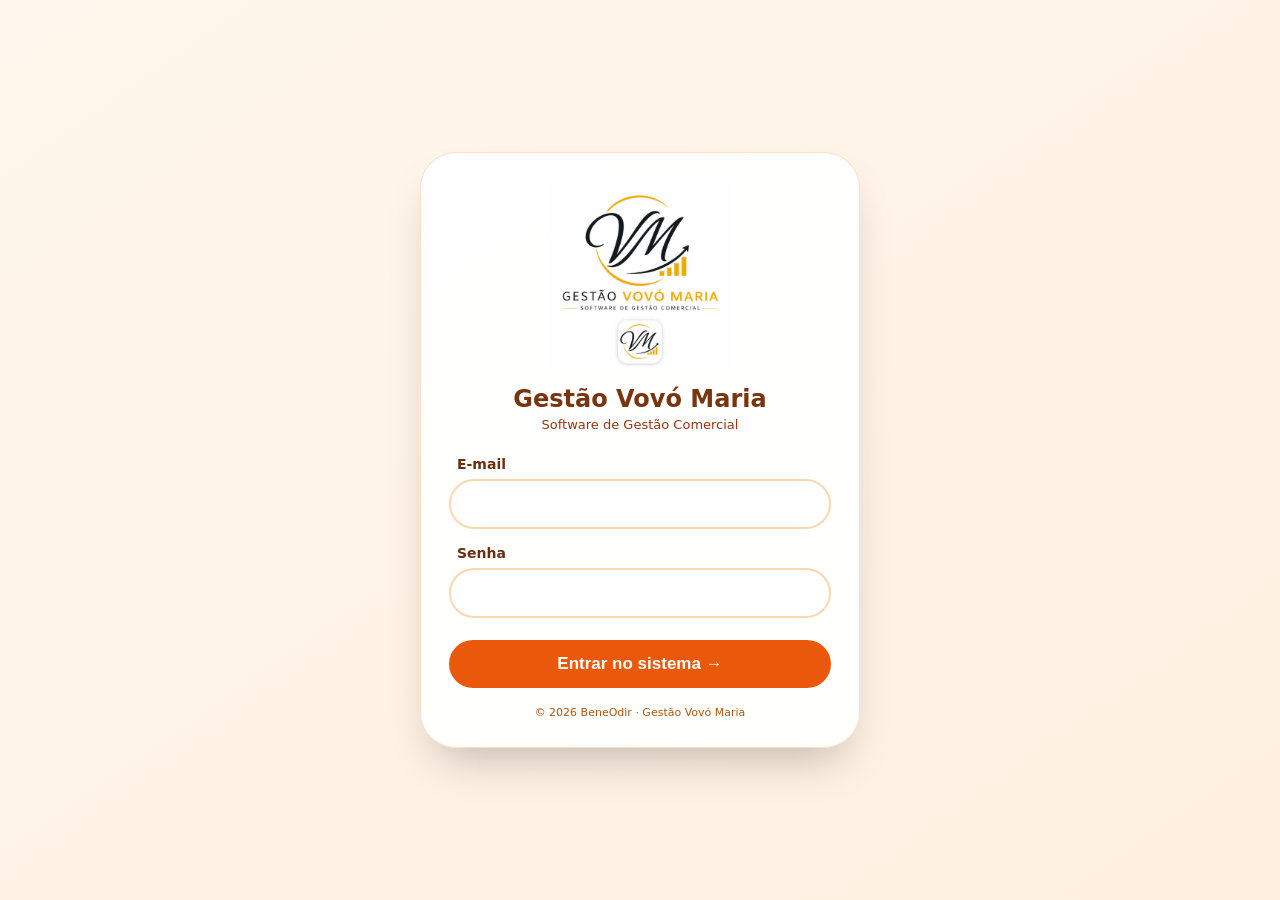
<file: frontend/dashboard.html>
<!DOCTYPE html>
<html lang="pt-br">
<head>
  <meta charset="UTF-8">
  <meta name="viewport" content="width=device-width, initial-scale=1.0">
  <link rel="manifest" href="manifest.json">
  <meta name="theme-color" content="#e9a900">
  <link rel="apple-touch-icon" href="images/icon-192.png">
  <title>Gestão Vovó Maria · Dashboard</title>
  <style>
    *{margin:0;padding:0;box-sizing:border-box}
    body{font-family:'Segoe UI',system-ui,sans-serif;background:linear-gradient(145deg,#FFF7ED,#FFEFE0);min-height:100vh;padding:18px;color:#432818}
    .wrap{max-width:980px;margin:auto}
    .top{background:white;border-radius:28px;padding:22px;box-shadow:0 18px 35px -18px rgba(0,0,0,.25);margin-bottom:18px}
    .brand{display:flex;align-items:center;gap:14px}
    .logo{width:78px;height:78px;object-fit:contain}
    h1{font-size:25px;color:#78350F}
    .sub{color:#9A3412;font-size:14px;margin-top:4px}
    .user{margin-top:16px;background:#FFF7ED;border:1px solid #FED7AA;border-radius:18px;padding:14px;color:#7C2D12}
    .mission{margin-top:14px;background:#FFEDD5;border-left:5px solid #EA580C;border-radius:16px;padding:14px;font-weight:800;color:#7C2D12}
    .grid{display:grid;grid-template-columns:repeat(auto-fit,minmax(210px,1fr));gap:14px}
    .card{background:white;border-radius:24px;padding:20px;box-shadow:0 14px 28px -18px rgba(0,0,0,.25);border:1px solid rgba(249,115,22,.18);cursor:pointer;transition:.2s;text-decoration:none;color:#432818;display:block}
    .card:hover{transform:translateY(-2px);box-shadow:0 20px 35px -18px rgba(0,0,0,.32)}
    .icon{font-size:32px;margin-bottom:10px}
    .title{font-weight:900;font-size:18px;color:#78350F}
    .desc{font-size:13px;color:#9A3412;margin-top:6px;line-height:1.35}
    .soon{opacity:.62;cursor:not-allowed}
    .badge{display:inline-block;margin-top:12px;font-size:11px;font-weight:800;padding:5px 10px;border-radius:999px;background:#FED7AA;color:#9A3412}
    .ok{background:#D1FAE5;color:#065F46}
    .footer{text-align:center;margin-top:22px;color:#B45309;font-size:12px}
    .logout{margin-top:14px;border:0;background:#991B1B;color:white;border-radius:999px;padding:11px 18px;font-weight:800;cursor:pointer}
    @media(max-width:620px){
      body{padding:12px}
      .top{border-radius:22px;padding:18px}
      .brand{flex-direction:column;text-align:center}
      .logo{width:110px;height:110px}
      .grid{grid-template-columns:1fr}
      .card{padding:18px}
    }
  </style>
</head>
<body>
  <div class="wrap">
    <div class="top">
      <div class="brand">
        <img src="images/logo-vm-gestao.png" class="logo" alt="Vovó Maria">
        <div>
          <h1 id="tituloPainel">Gestão Comercial Vovó Maria</h1>
          <div class="sub" id="subtituloPainel">Painel principal · CRM · Visitas · Vendas · Relatórios</div>
        </div>
      </div>

      <div class="user">
        <strong>Olá, <span id="nomeUsuario">usuário</span></strong><br>
        Perfil: <span id="perfilUsuario">---</span>
      </div>

      <div class="mission" id="missaoComercial">
        🎯 Missão 2026: chegar a 1.000 fardos/mês até dezembro.
      </div>

      <button class="logout" onclick="sair()">Sair do sistema</button>
    </div>

    <div class="grid">
      <a class="card" href="clientes.html">
        <div class="icon">👥</div>
        <div class="title">Clientes</div>
        <div class="desc">Cadastrar, buscar e localizar clientes por nome, cidade, CNPJ ou CPF.</div>
        <span class="badge ok">Disponível</span>
      </a>

      <a class="card operacao-visible" href="visita.html">
        <div class="icon">🚚</div>
        <div class="title">Visita / Venda</div>
        <div class="desc">Registrar visita, venda, produtos, quantidade, valor e observações.</div>
        <span class="badge ok">Disponível</span>
      </a>

      <a class="card vendedor-only" href="minha-carga-pacotes.html">
        <div class="icon">📦</div>
        <div class="title">Minha carga e pacotes</div>
        <div class="desc">Consultar fardos fechados, pacotes disponíveis, descarte pendente e bonificações.</div>
        <span class="badge ok">Disponível</span>
      </a>

      <a class="card" href="relatorio-dia.html">
        <div class="icon">📊</div>
        <div class="title">Relatório do Dia</div>
        <div class="desc">Resumo diário de visitas, vendas, fardos e valor vendido.</div>
        <span class="badge ok">Disponível</span>
      </a>

      <a class="card" href="treinamento.html">
        <div class="icon">🎓</div>
        <div class="title">Universidade Comercial</div>
        <div class="desc">Treinamento diário de vendas, objeções, abordagem e evolução comercial.</div>
        <span class="badge ok">Disponível</span>
      </a>

      <a class="card admin-only" href="vendedores.html">
        <div class="icon">👤</div>
        <div class="title">Vendedores</div>
        <div class="desc">Cadastrar, editar, ativar ou desativar vendedores.</div>
        <span class="badge ok">Disponível</span>
      </a>

      <a class="card admin-only" href="produtos.html">
        <div class="icon">📦</div>
        <div class="title">Produtos</div>
        <div class="desc">Cadastro e gestão dos produtos da Vovó Maria.</div>
        <span class="badge ok">Disponível</span>
      </a>

      <div class="card soon">
        <div class="icon">📅</div>
        <div class="title">Agenda</div>
        <div class="desc">Próximas visitas, melhores dias e horários de atendimento.</div>
        <span class="badge">Em breve</span>
      </div>

      <div class="card soon">
        <div class="icon">🎯</div>
        <div class="title">Metas</div>
        <div class="desc">Controle de fardos, clientes novos e crescimento mensal.</div>
        <span class="badge">Em breve</span>
      </div>

      <a class="card producao-only operacao-visible" href="producao.html">
        <div class="icon">🏭</div>
        <div class="title">Produção</div>
        <div class="desc">Registrar lotes por Receita Base, com fardos, pacotes e remuneração.</div>
        <span class="badge ok">Disponível</span>
      </a>

      <a class="card estoque-only operacao-visible" href="estoque.html">
        <div class="icon">🧺</div>
        <div class="title">Estoque Central</div>
        <div class="desc">Saldo, entradas, ajustes, inventário inicial e histórico.</div>
        <span class="badge ok">Disponível</span>
      </a>

      <a class="card carga-only operacao-visible" href="cargas.html">
        <div class="icon">🚛</div>
        <div class="title">Carga do Vendedor</div>
        <div class="desc">Separar, conferir e transferir a carga diária do vendedor.</div>
        <span class="badge ok">Disponível</span>
      </a>
    </div>

    <div class="footer">
      © 2026 BeneOdir · Gestão Vovó Maria
    </div>
  </div>

<script>
const token = localStorage.getItem("token");
const nome = localStorage.getItem("vendedorNome");
const role = localStorage.getItem("vendedorRole");

if(!token){
  window.location.href = "login.html";
}

document.getElementById("nomeUsuario").textContent = nome || "usuário";
document.getElementById("perfilUsuario").textContent = role || "vendedor";

if(role !== "admin"){
  document.querySelectorAll(".admin-only").forEach(el => el.style.display = "none");
}

if(role !== "vendedor"){
  document.querySelectorAll(".vendedor-only").forEach(el => el.style.display = "none");
}

if(role !== "admin" && role !== "operacao"){
  document.querySelectorAll(".estoque-only").forEach(el => el.style.display = "none");
  document.querySelectorAll(".producao-only").forEach(el => el.style.display = "none");
  document.querySelectorAll(".carga-only").forEach(el => el.style.display = "none");
}

if(role === "operacao"){
  document.getElementById("tituloPainel").textContent = "Operação Vovó Maria";
  document.getElementById("subtituloPainel").textContent = "Vendas na fábrica · Estoque · Cargas · Produção";
  document.getElementById("perfilUsuario").textContent = "Operação";
  document.getElementById("missaoComercial").style.display = "none";
  document.querySelectorAll(".card:not(.operacao-visible)").forEach(el => el.style.display = "none");
}

function sair(){
  localStorage.removeItem("token");
  localStorage.removeItem("vendedorId");
  localStorage.removeItem("vendedorNome");
  localStorage.removeItem("vendedorRole");
  window.location.href = "login.html";
}
</script>
</body>
</html>
</file>
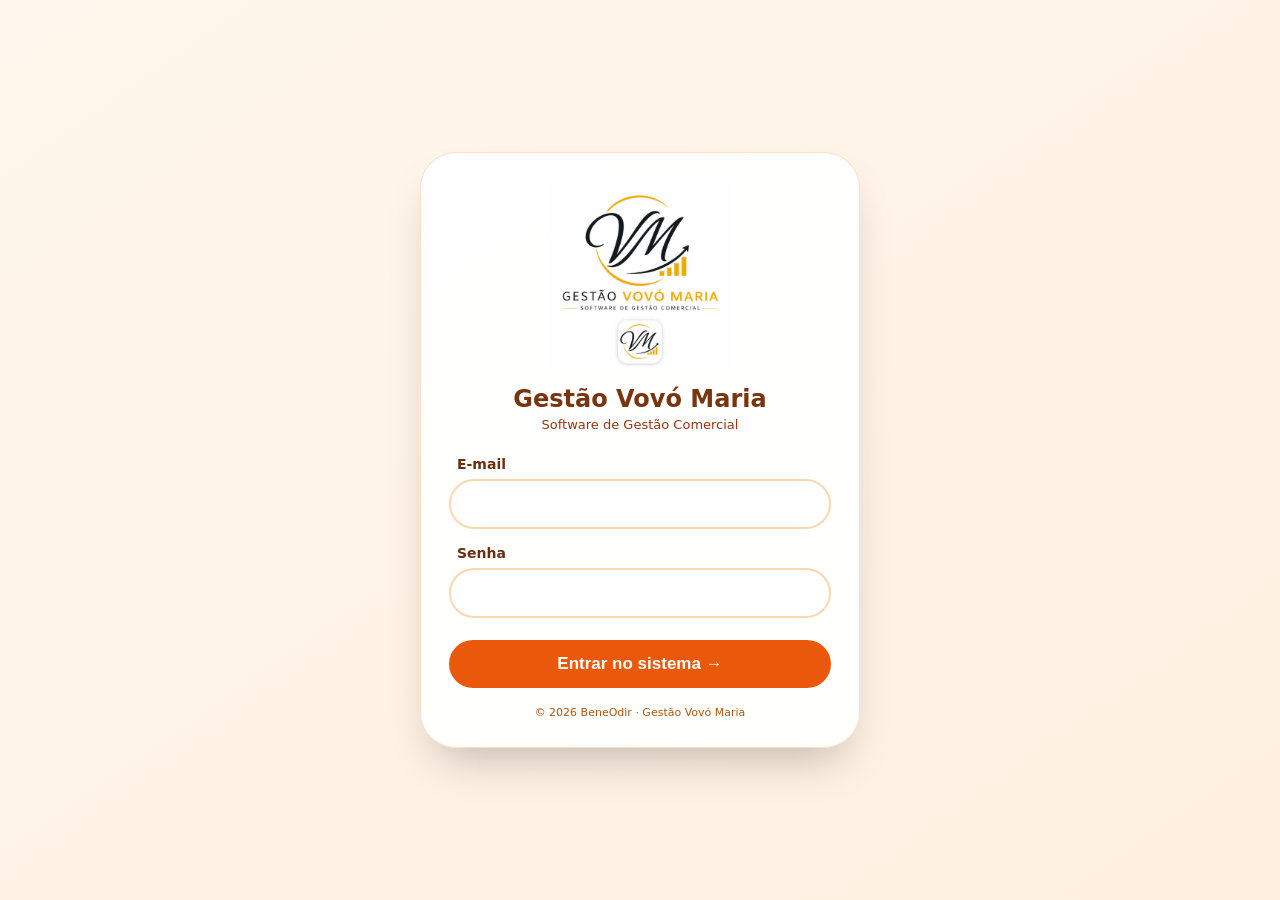
<file: frontend/estoque.html>
<!DOCTYPE html>
<html lang="pt-br">
<head>
  <meta charset="UTF-8">
  <meta name="viewport" content="width=device-width, initial-scale=1.0">
  <link rel="manifest" href="manifest.json">
  <meta name="theme-color" content="#e9a900">
  <link rel="apple-touch-icon" href="images/icon-192.png">
  <title>Gestão Vovó Maria · Estoque Central</title>
  <style>
    *{box-sizing:border-box;margin:0;padding:0}
    body{font-family:'Segoe UI',system-ui,sans-serif;background:#f6f1e8;color:#432818;padding:16px;min-height:100vh}
    .wrap{max-width:1100px;margin:auto}
    .top,.panel{background:#fff;border-radius:24px;padding:20px;box-shadow:0 12px 28px rgba(67,40,24,.09);margin-bottom:16px}
    .brand{display:flex;align-items:center;gap:14px}.logo{width:76px;height:76px;object-fit:contain}
    h1{font-size:25px;color:#78350f}h2{font-size:19px;color:#78350f;margin-bottom:14px}.sub{color:#9a3412;margin-top:4px}.small{font-size:12px;color:#78716c;margin:6px 7px 0}
    .user{margin-top:13px;color:#7c2d12;font-size:13px}.actions{display:flex;gap:10px;flex-wrap:wrap;margin-top:16px}
    button,.button{border:0;border-radius:999px;padding:12px 18px;font-weight:850;cursor:pointer;text-decoration:none;text-align:center}
    .primary{background:#ea580c;color:#fff}.secondary{background:#fed7aa;color:#7c2d12}.dark{background:#7c2d12;color:#fff}.muted{background:#e7e5e4;color:#44403c}
    button:disabled{opacity:.5;cursor:not-allowed}.status{padding:12px;border-radius:15px;margin-bottom:14px;background:#fef3c7;color:#92400e}.status.ok{background:#d1fae5;color:#065f46}.status.err{background:#fee2e2;color:#991b1b}
    .table-wrap{overflow:auto}table{width:100%;border-collapse:collapse;min-width:680px}th,td{text-align:left;padding:12px;border-bottom:1px solid #f3e3d1}th{color:#7c2d12;font-size:12px;text-transform:uppercase}.saldo{font-weight:900;font-size:17px}.negative{color:#b91c1c}.positive{color:#047857}.zero{color:#78716c}
    .tag{display:inline-block;border-radius:999px;padding:5px 9px;font-size:11px;font-weight:850}.tag.good{background:#d1fae5;color:#065f46}.tag.warn{background:#fef3c7;color:#92400e}.tag.bad{background:#fee2e2;color:#991b1b}
    .filters{display:grid;grid-template-columns:repeat(5,minmax(130px,1fr));gap:10px;margin-bottom:14px}label{display:block;font-size:12px;font-weight:800;color:#7c2d12;margin:0 0 5px 6px}input,select,textarea{width:100%;border:2px solid #fcd8af;border-radius:16px;padding:11px 13px;background:#fff;font-size:14px}textarea{min-height:90px;resize:vertical}.empty{text-align:center;padding:30px;color:#78716c}
    .modal{position:fixed;inset:0;background:rgba(30,15,7,.55);display:none;align-items:center;justify-content:center;padding:16px;z-index:20}.modal.open{display:flex}.modal-card{background:#fff;border-radius:24px;padding:22px;width:min(520px,100%);max-height:92vh;overflow:auto}.field{margin-bottom:13px}.modal-actions{display:flex;gap:10px;margin-top:12px}.modal-actions button{flex:1}
    [hidden]{display:none!important}.workspace-switch{display:grid;grid-template-columns:repeat(3,1fr);gap:10px;margin-bottom:16px}.workspace-tab{background:#fff;border:2px solid #fed7aa;color:#7c2d12}.workspace-tab[aria-selected="true"]{background:#ea580c;border-color:#ea580c;color:#fff}.scroll-hint{display:none;margin-top:10px;text-align:center;color:#9a3412;font-size:12px}
    @media(max-width:760px){body{padding:10px}.top,.panel{padding:16px;border-radius:20px}.brand{align-items:flex-start}.logo{width:60px;height:60px}.filters{grid-template-columns:1fr 1fr}.actions>*{flex:1 1 42%}.workspace-switch{gap:6px}.workspace-tab{padding:11px 6px;font-size:12px}.scroll-hint{display:block}}
    @media(max-width:460px){.filters{grid-template-columns:1fr}.actions>*{flex-basis:100%}.modal-actions{flex-direction:column}.workspace-switch{grid-template-columns:repeat(2,minmax(0,1fr))}.workspace-tab:last-child{grid-column:1/-1}}
  </style>
</head>
<body>
<main class="wrap">
  <section class="top">
    <div class="brand">
      <img src="images/logo-vm-gestao.png" class="logo" alt="Vovó Maria">
      <div><h1>Centro de Estoque</h1><div class="sub">Produto acabado · Estoque Central</div></div>
    </div>
    <div class="user" id="userInfo"></div>
    <div class="actions">
      <button class="dark" id="btnHistorico">Histórico</button>
      <a class="button muted" href="dashboard.html">Dashboard</a>
    </div>
  </section>

  <div id="status" class="status">Carregando Estoque Central...</div>

  <nav class="workspace-switch" role="tablist" aria-label="Áreas do Estoque Central">
    <button type="button" class="workspace-tab" id="abaSaldoOperacoes" role="tab" aria-selected="true" aria-controls="painelSaldoOperacoes">Saldo e operações</button>
    <button type="button" class="workspace-tab" id="abaMovimentacoes" role="tab" aria-selected="false" aria-controls="painelMovimentacoes" tabindex="-1">Movimentações</button>
    <button type="button" class="workspace-tab" id="abaPendencias" role="tab" aria-selected="false" aria-controls="painelPendencias" tabindex="-1">Pendências sem baixa</button>
  </nav>

  <div id="painelSaldoOperacoes" role="tabpanel" aria-labelledby="abaSaldoOperacoes">
  <section class="panel">
    <h2>Operações de estoque</h2>
    <div class="actions">
      <button class="primary estoque-action" data-action="entrada">Entrada</button>
      <button class="secondary estoque-action" data-action="ajuste">Ajuste</button>
      <button class="secondary estoque-action" data-action="inventario">Inventário inicial</button>
    </div>
  </section>

  <section class="panel" id="inicializacao" hidden>
    <h2>Estoque Central ainda não inicializado</h2>
    <p>O administrador deve criar o local operacional antes do primeiro inventário.</p>
    <div class="actions"><button id="btnInicializar" class="primary">Criar Estoque Central</button></div>
  </section>

  <section class="panel">
    <h2>Saldo atual</h2>
    <div class="table-wrap">
      <table>
        <thead><tr><th>Produto</th><th>Saldo atual (fardos)</th><th>Última movimentação</th><th>Situação</th><th>Inventário inicial</th></tr></thead>
        <tbody id="saldoBody"><tr><td colspan="5" class="empty">Carregando...</td></tr></tbody>
      </table>
    </div>
    <p class="scroll-hint">Deslize horizontalmente para consultar todas as colunas.</p>
  </section>
  </div>

  <div id="painelMovimentacoes" role="tabpanel" aria-labelledby="abaMovimentacoes" hidden>
  <section class="panel" id="historico">
    <h2>Histórico de movimentações</h2>
    <div class="filters">
      <div><label>Produto</label><select id="filtroProduto"><option value="">Todos</option></select></div>
      <div><label>Período inicial</label><input id="filtroInicio" type="date"></div>
      <div><label>Período final</label><input id="filtroFim" type="date"></div>
      <div><label>Tipo</label><select id="filtroTipo"><option value="">Todos</option><option>INVENTARIO_INICIAL</option><option>ENTRADA</option><option>ENTRADA_PRODUCAO</option><option>TRANSFERENCIA_CARGA</option><option>SAIDA_VENDA</option><option>ESTORNO</option><option>AJUSTE_ENTRADA</option><option>AJUSTE_SAIDA</option></select></div>
      <div><label>Usuário</label><select id="filtroUsuario"><option value="">Todos</option></select></div>
    </div>
    <div class="actions"><button id="btnFiltrar" class="secondary">Aplicar filtros</button><button id="btnLimpar" class="muted">Limpar</button></div>
    <div class="table-wrap" style="margin-top:14px">
      <table>
        <thead><tr><th>Data</th><th>Produto</th><th>Tipo</th><th>Origem</th><th>Movimento</th><th>Quantidade (fardos)</th><th>Usuário</th><th>Observação</th></tr></thead>
        <tbody id="historicoBody"><tr><td colspan="8" class="empty">Nenhuma movimentação.</td></tr></tbody>
      </table>
    </div>
    <p class="scroll-hint">Deslize horizontalmente para consultar todas as colunas.</p>
  </section>
  </div>

  <div id="painelPendencias" role="tabpanel" aria-labelledby="abaPendencias" hidden>
  <section class="panel" id="semBaixa">
    <h2>Vendas sem baixa de estoque</h2>
    <p>Conciliação administrativa não cria baixa retroativa. A correção física deve ser registrada por ajuste auditável.</p>
    <div class="table-wrap"><table><thead><tr><th>Venda</th><th>Data</th><th>Cliente</th><th>Vendedor</th><th>Motivo</th><th>Ação</th></tr></thead><tbody id="semBaixaBody"><tr><td colspan="6" class="empty">Carregando...</td></tr></tbody></table></div>
    <p class="scroll-hint">Deslize horizontalmente para consultar todas as colunas.</p>
  </section>
  </div>
</main>

<div class="modal" id="modalMovimento" role="dialog" aria-modal="true" aria-labelledby="modalTitulo">
  <div class="modal-card">
    <h2 id="modalTitulo">Movimento</h2>
    <form id="movimentoForm">
      <input id="acao" type="hidden">
      <div class="field" id="campoTipoAjuste" hidden><label>Tipo de ajuste</label><select id="tipoAjuste"><option value="AJUSTE_ENTRADA">Ajuste de entrada</option><option value="AJUSTE_SAIDA">Ajuste de saída</option></select></div>
      <div class="field"><label>Produto</label><select id="produtoId" required></select></div>
      <div class="field"><label>Quantidade em fardos</label><input id="quantidade" type="number" min="0.001" step="0.001" required><div id="ajudaQuantidade" class="small" hidden></div></div>
      <div class="field"><label>Data operacional</label><input id="dataOperacao" type="date" required></div>
      <div class="field"><label id="labelObservacao">Observação opcional</label><textarea id="observacao"></textarea></div>
      <div id="modalStatus" class="status" hidden></div>
      <div class="modal-actions"><button type="button" class="muted" id="btnCancelar">Cancelar</button><button type="submit" class="primary" id="btnConfirmar">Confirmar</button></div>
    </form>
  </div>
</div>

<script>
const API_URL="https://gestaovomaria-api.odir-bene12.workers.dev";
const token=localStorage.getItem("token");
const role=localStorage.getItem("vendedorRole")||"";
const nome=localStorage.getItem("vendedorNome")||"Usuário";
if(!token){location.href="login.html"}
if(role!=="admin"&&role!=="operacao"){alert("Acesso não permitido para este perfil.");location.href="dashboard.html"}

document.getElementById("userInfo").textContent=`${nome} · ${role==="admin"?"Administrador":"Operação"}`;
function mostrarAreaEstoque(area){
  const areas={saldo:"painelSaldoOperacoes",movimentacoes:"painelMovimentacoes",pendencias:"painelPendencias"};
  const abas={saldo:"abaSaldoOperacoes",movimentacoes:"abaMovimentacoes",pendencias:"abaPendencias"};
  Object.entries(areas).forEach(([nomeArea,id])=>{document.getElementById(id).hidden=nomeArea!==area});
  Object.entries(abas).forEach(([nomeArea,id])=>{const aba=document.getElementById(id),ativa=nomeArea===area;aba.setAttribute("aria-selected",String(ativa));aba.tabIndex=ativa?0:-1});
}
document.getElementById("abaSaldoOperacoes").onclick=()=>mostrarAreaEstoque("saldo");
document.getElementById("abaMovimentacoes").onclick=()=>mostrarAreaEstoque("movimentacoes");
document.getElementById("abaPendencias").onclick=()=>mostrarAreaEstoque("pendencias");
const partesHoje=Object.fromEntries(new Intl.DateTimeFormat("en-US",{timeZone:"America/Cuiaba",year:"numeric",month:"2-digit",day:"2-digit"}).formatToParts(new Date()).filter(parte=>parte.type!=="literal").map(parte=>[parte.type,parte.value]));
const hoje=`${partesHoje.year}-${partesHoje.month}-${partesHoje.day}`;
document.getElementById("dataOperacao").value=hoje;
let produtos=[];
let usuariosHistorico=[];
let chaveAtual="";
const chavesConciliacao=new Map();

function escapar(valor){return String(valor??"").replace(/[&<>"']/g,c=>({"&":"&amp;","<":"&lt;",">":"&gt;",'"':"&quot;","'":"&#39;"}[c]))}
function formatarQuantidade(valor){return Number(valor||0).toLocaleString("pt-BR",{minimumFractionDigits:0,maximumFractionDigits:3})}
function formatarData(valor){if(!valor)return"Sem movimentação";const data=String(valor).slice(0,10).split("-");return data.length===3?`${data[2]}/${data[1]}/${data[0]}`:valor}
function novaChave(){return crypto.randomUUID?crypto.randomUUID():`${Date.now()}-${Math.random().toString(16).slice(2)}`}
function setStatus(msg,tipo=""){const el=document.getElementById("status");el.textContent=msg;el.className=`status ${tipo}`}
function setModalStatus(msg,tipo="err"){const el=document.getElementById("modalStatus");el.hidden=!msg;el.textContent=msg;el.className=`status ${tipo}`}

async function api(path,opcoes={}){
  const resposta=await fetch(API_URL+path,{...opcoes,headers:{"Content-Type":"application/json",Authorization:`Bearer ${token}`,...opcoes.headers}});
  const dados=await resposta.json().catch(()=>({}));
  if(resposta.status===401){localStorage.removeItem("token");location.href="login.html";throw new Error("Sessão expirada.")}
  if(!resposta.ok)throw new Error(dados.error||"Não foi possível concluir a operação.");
  return dados;
}

function renderizarSaldo(){
  const body=document.getElementById("saldoBody");
  if(!produtos.length){body.innerHTML='<tr><td colspan="5" class="empty">Nenhum produto ativo.</td></tr>';return}
  body.innerHTML=produtos.map(p=>{
    const classe=p.saldo_atual<0?"negative":p.saldo_atual>0?"positive":"zero";
    const tag=p.situacao==="DIVERGENCIA"?"bad":p.situacao==="DISPONIVEL"?"good":"warn";
    const situacao=p.situacao==="DIVERGENCIA"?"Divergência":p.situacao==="DISPONIVEL"?"Disponível":"Zerado";
    return `<tr><td><strong>${escapar(p.produto_nome)}</strong></td><td class="saldo ${classe}">${formatarQuantidade(p.saldo_atual)}</td><td>${escapar(formatarData(p.ultima_movimentacao))}</td><td><span class="tag ${tag}">${situacao}</span></td><td>${p.inventario_inicial_registrado?'<span class="tag good">Registrado</span>':'<span class="tag warn">Pendente</span>'}</td></tr>`
  }).join("");
}

function preencherProdutos(){
  const opcoes=produtos.map(p=>`<option value="${Number(p.produto_id)}">${escapar(p.produto_nome)}</option>`).join("");
  document.getElementById("produtoId").innerHTML='<option value="">Selecione</option>'+opcoes;
  document.getElementById("filtroProduto").innerHTML='<option value="">Todos</option>'+opcoes;
}

async function carregarEstoque(){
  try{
    const dados=await api("/api/estoque/central");
    const semLocal=!!dados.inicializacao_necessaria;
    document.getElementById("inicializacao").hidden=!semLocal;
    document.getElementById("btnInicializar").hidden=role!=="admin";
    document.querySelectorAll(".estoque-action").forEach(b=>b.disabled=semLocal);
    produtos=dados.produtos||[];
    renderizarSaldo();preencherProdutos();
    setStatus(semLocal?(role==="admin"?"Crie o Estoque Central para começar.":"Aguarde o administrador inicializar o Estoque Central."):"Estoque Central carregado.",semLocal?"":"ok");
  }catch(error){setStatus(error.message,"err")}
}

function abrirModal(acao){
  document.getElementById("movimentoForm").reset();
  document.getElementById("acao").value=acao;
  document.getElementById("dataOperacao").value=hoje;
  document.getElementById("campoTipoAjuste").hidden=acao!=="ajuste";
  document.getElementById("modalTitulo").textContent=acao==="entrada"?"Entrada de produto acabado":acao==="ajuste"?"Ajuste de estoque":"Inventário inicial";
  document.getElementById("labelObservacao").textContent=acao==="ajuste"?"Motivo do ajuste (obrigatório)":"Observação opcional";
  document.getElementById("observacao").required=acao==="ajuste";
  const campoQuantidade=document.getElementById("quantidade");
  const ajudaQuantidade=document.getElementById("ajudaQuantidade");
  campoQuantidade.min=acao==="inventario"?"0":"0.001";
  ajudaQuantidade.hidden=acao!=="inventario";
  ajudaQuantidade.textContent=acao==="inventario"?"Informe 0 quando o produto foi contado fisicamente e não há unidades em estoque.":"";
  document.querySelectorAll("#produtoId option").forEach(option=>{const p=produtos.find(item=>String(item.produto_id)===option.value);option.disabled=acao==="inventario"&&!!p?.inventario_inicial_registrado});
  chaveAtual=novaChave();setModalStatus("");document.getElementById("modalMovimento").classList.add("open");
}
function fecharModal(){document.getElementById("modalMovimento").classList.remove("open")}

async function salvarMovimento(event){
  event.preventDefault();
  const acao=document.getElementById("acao").value;
  const body={produto_id:Number(document.getElementById("produtoId").value),quantidade:Number(document.getElementById("quantidade").value),data_operacao:document.getElementById("dataOperacao").value,observacao:document.getElementById("observacao").value.trim(),chave_idempotencia:chaveAtual};
  let rota="/api/estoque/entradas";
  if(acao==="inventario")rota="/api/estoque/inventario-inicial";
  if(acao==="ajuste"){rota="/api/estoque/ajustes";body.tipo=document.getElementById("tipoAjuste").value}
  const botao=document.getElementById("btnConfirmar");
  try{botao.disabled=true;setModalStatus("Registrando...","");await api(rota,{method:"POST",body:JSON.stringify(body)});fecharModal();await Promise.all([carregarEstoque(),carregarHistorico()]);setStatus("Movimentação registrada com sucesso.","ok")}
  catch(error){setModalStatus(error.message,"err")}
  finally{botao.disabled=false}
}

function parametrosHistorico(){const p=new URLSearchParams();[["produto_id","filtroProduto"],["data_inicial","filtroInicio"],["data_final","filtroFim"],["tipo","filtroTipo"],["usuario_id","filtroUsuario"]].forEach(([nome,id])=>{const valor=document.getElementById(id).value;if(valor)p.set(nome,valor)});return p.toString()}
function formatarOrigem(m){if(m.origem_tipo==="PRODUCAO"&&m.origem_id)return`Produção #${Number(m.origem_id)}`;if(m.origem_tipo==="CARGA"&&m.origem_id)return`Carga #${Number(m.origem_id)}`;if(m.origem_tipo==="VENDA"&&m.origem_id)return`Venda #${Number(m.origem_id)}`;return m.origem_tipo||"-"}
async function carregarHistorico(){
  try{
    const dados=await api(`/api/estoque/movimentacoes?${parametrosHistorico()}`);const lista=dados.movimentacoes||[];
    if(!usuariosHistorico.length){usuariosHistorico=[...new Map(lista.filter(m=>m.usuario_id).map(m=>[String(m.usuario_id),m.usuario_nome||`Usuário ${m.usuario_id}`])).entries()];document.getElementById("filtroUsuario").innerHTML='<option value="">Todos</option>'+usuariosHistorico.map(([id,nome])=>`<option value="${id}">${escapar(nome)}</option>`).join("")}
    const body=document.getElementById("historicoBody");
    if(!lista.length){body.innerHTML='<tr><td colspan="8" class="empty">Nenhuma movimentação encontrada.</td></tr>';return}
    body.innerHTML=lista.map(m=>`<tr><td>${escapar(formatarData(m.data_operacao))}</td><td>${escapar(m.produto_nome)}</td><td>${escapar(m.tipo)}</td><td>${escapar(formatarOrigem(m))}</td><td><span class="tag ${Number(m.efeito)===1?'good':'bad'}">${Number(m.efeito)===1?'Entrada':'Saída'}</span></td><td>${formatarQuantidade(m.quantidade)}</td><td>${escapar(m.usuario_nome||`Usuário ${m.usuario_id||'-'}`)}</td><td>${escapar(m.observacao||"")}</td></tr>`).join("")
  }catch(error){setStatus(error.message,"err")}
}

async function carregarSemBaixa(){
  const body=document.getElementById("semBaixaBody");
  try{
    const vendas=await api("/api/estoque/vendas-sem-baixa");
    body.innerHTML=vendas.length?vendas.map(v=>`<tr><td>#${Number(v.id)}</td><td>${escapar(formatarData(v.data_visita))}</td><td>${escapar(v.cliente_nome)}</td><td>${escapar(v.vendedor_nome)}</td><td>${escapar(v.estoque_motivo)}</td><td><button class="secondary" data-conciliar="${Number(v.id)}">Conciliar</button></td></tr>`).join(""):'<tr><td colspan="6" class="empty">Nenhuma venda com estoque SEM_BAIXA.</td></tr>';
    body.querySelectorAll("[data-conciliar]").forEach(botao=>botao.onclick=()=>conciliarSemBaixa(Number(botao.dataset.conciliar)));
  }catch(error){body.innerHTML=`<tr><td colspan="6" class="empty">${escapar(error.message)}</td></tr>`}
}
async function conciliarSemBaixa(id){
  const motivo=prompt("Informe o motivo obrigatório da conciliação. Nenhuma baixa retroativa será criada:");
  if(!motivo?.trim())return;
  if(!chavesConciliacao.has(id))chavesConciliacao.set(id,novaChave());
  try{const retorno=await api(`/api/estoque/vendas-sem-baixa/${id}/conciliacao`,{method:"POST",body:JSON.stringify({motivo:motivo.trim(),chave_idempotencia:chavesConciliacao.get(id)})});chavesConciliacao.delete(id);await carregarSemBaixa();setStatus(retorno.aviso||"Conciliação registrada.","ok")}catch(error){setStatus(error.message,"err")}
}

document.querySelectorAll(".estoque-action").forEach(botao=>botao.addEventListener("click",()=>abrirModal(botao.dataset.action)));
document.getElementById("btnCancelar").onclick=fecharModal;
document.getElementById("modalMovimento").addEventListener("click",event=>{if(event.target.id==="modalMovimento")fecharModal()});
document.getElementById("movimentoForm").addEventListener("submit",salvarMovimento);
document.getElementById("btnHistorico").onclick=()=>mostrarAreaEstoque("movimentacoes");
document.getElementById("btnFiltrar").onclick=carregarHistorico;
document.getElementById("btnLimpar").onclick=()=>{["filtroProduto","filtroInicio","filtroFim","filtroTipo","filtroUsuario"].forEach(id=>document.getElementById(id).value="");carregarHistorico()};
document.getElementById("btnInicializar").onclick=async()=>{if(!confirm("Criar o local único ESTOQUE CENTRAL?"))return;try{await api("/api/estoque/central/inicializar",{method:"POST",body:"{}"});await carregarEstoque();setStatus("Estoque Central inicializado. Faça a contagem física antes de registrar o inventário.","ok")}catch(error){setStatus(error.message,"err")}};

Promise.all([carregarEstoque(),carregarHistorico(),carregarSemBaixa()]);
</script>
</body>
</html>
</file>
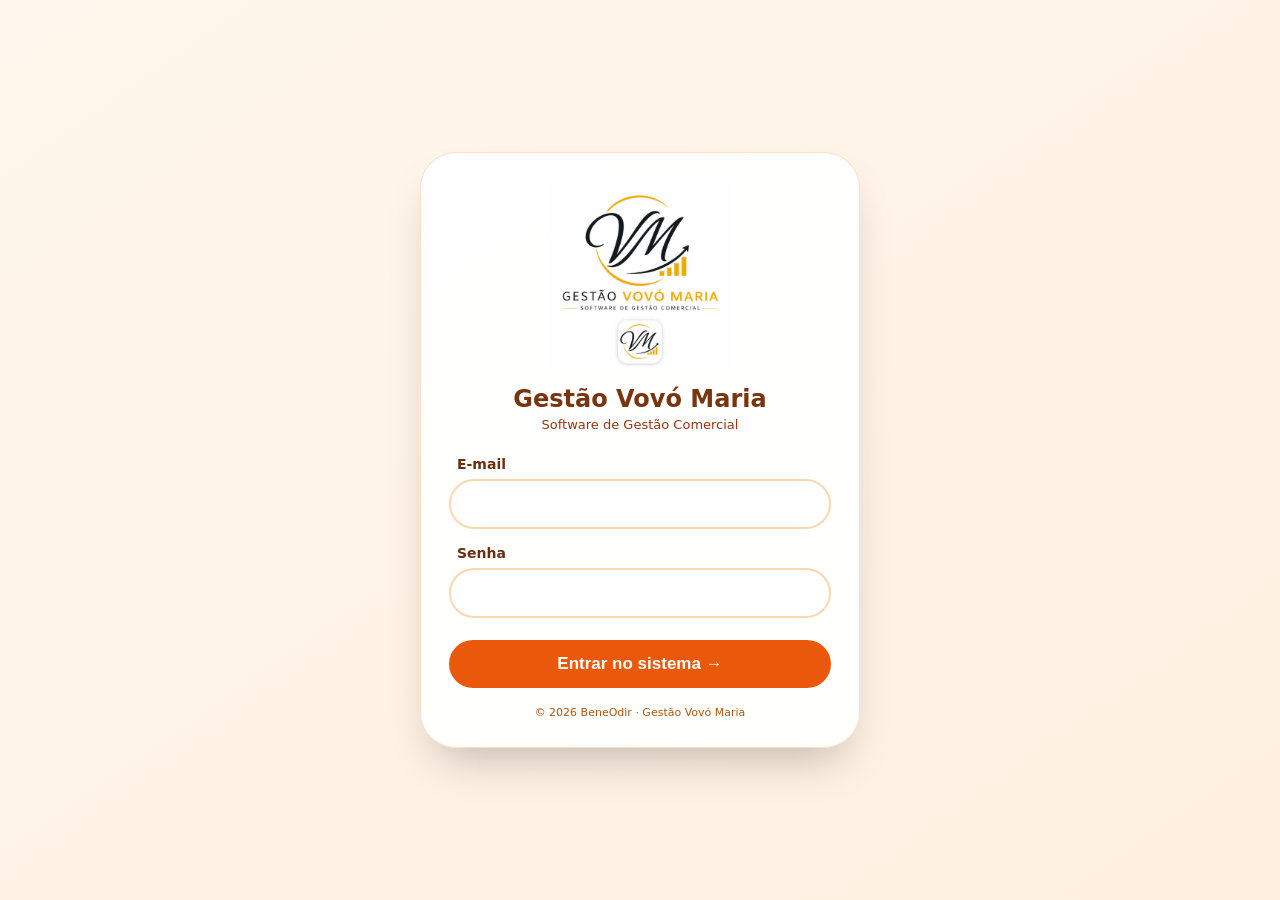
<file: frontend/login.html>
<!DOCTYPE html>
<html lang="pt-br">
<head>
  <meta charset="UTF-8">
  <meta name="viewport" content="width=device-width, initial-scale=1.0, user-scalable=yes">
  <link rel="manifest" href="manifest.json">
  <meta name="theme-color" content="#e9a900">
  <link rel="apple-touch-icon" href="images/icon-192.png">
  <title>Gestão Vovó Maria · Login</title>
  <style>
    *{margin:0;padding:0;box-sizing:border-box}
    body{font-family:'Segoe UI',system-ui,sans-serif;background:linear-gradient(145deg,#FFF7ED,#FFEFE0);min-height:100vh;display:flex;align-items:center;justify-content:center;padding:22px}
    .card{max-width:440px;width:100%;background:rgba(255,255,255,.96);border-radius:36px;padding:28px;box-shadow:0 24px 45px -16px rgba(0,0,0,.25);text-align:center;border:1px solid rgba(249,115,22,.22)}
    .logo{width:190px;max-width:75%;display:block;margin:0 auto 14px}
    h1{font-size:24px;color:#78350F;margin-bottom:4px}
    .sub{color:#9A3412;font-size:13px;margin-bottom:24px}
    .group{text-align:left;margin-bottom:16px}
    label{font-weight:700;color:#6B2E0E;font-size:14px;margin-left:8px;display:block;margin-bottom:7px}
    input{width:100%;padding:14px 18px;border:2px solid #FCD8AF;border-radius:999px;font-size:16px;outline:none}
    input:focus{border-color:#F97316;box-shadow:0 0 0 3px rgba(249,115,22,.18)}
    button{width:100%;border:0;border-radius:999px;padding:14px;font-weight:800;font-size:17px;cursor:pointer;background:#EA580C;color:white;margin-top:6px}
    button:active{transform:scale(.98)}
    .msg{margin-top:16px;border-radius:18px;padding:12px;font-size:13px;display:none}
    .ok{background:#D1FAE5;color:#065F46;display:block}
    .err{background:#FEE2E2;color:#991B1B;display:block}
    .note{margin-top:18px;font-size:11px;color:#B45309}
  </style>
</head>
<body>
  <div class="card">
    <img src="images/splash-logo.png" class="logo" alt="Gestão Vovó Maria">
    <h1>Gestão Vovó Maria</h1>
    <div class="sub">Software de Gestão Comercial</div>

    <form id="loginForm">
      <div class="group">
        <label>E-mail</label>
        <input type="email" id="email" autocomplete="username" required>
      </div>
      <div class="group">
        <label>Senha</label>
        <input type="password" id="senha" autocomplete="current-password" required>
      </div>
      <button type="submit">Entrar no sistema →</button>
    </form>
    <div id="msg" class="msg"></div>
    <div class="note">© 2026 BeneOdir · Gestão Vovó Maria</div>
  </div>

<script>
const API_URL = "https://gestaovomaria-api.odir-bene12.workers.dev";

function setMsg(texto, tipo){
  const el = document.getElementById("msg");
  el.textContent = texto;
  el.className = "msg " + tipo;
}

document.getElementById("loginForm").addEventListener("submit", async (e)=>{
  e.preventDefault();
  const email = document.getElementById("email").value.trim();
  const senha = document.getElementById("senha").value;

  try{
    const resp = await fetch(`${API_URL}/api/login`, {
      method:"POST",
      headers:{ "Content-Type":"application/json" },
      body: JSON.stringify({ email, senha })
    });
    const data = await resp.json();
    if(!resp.ok) throw new Error(data.error || "Erro no login");

    localStorage.setItem("token", data.token);
    localStorage.setItem("vendedorId", data.vendedor.id);
    localStorage.setItem("vendedorNome", data.vendedor.nome);
    localStorage.setItem("vendedorRole", data.vendedor.role);

    setMsg("Login realizado com sucesso.", "ok");
    setTimeout(()=>{ window.location.href = "dashboard.html"; }, 600);
  }catch(err){
    setMsg(err.message, "err");
  }
});
</script>
</body>
</html>
</file>
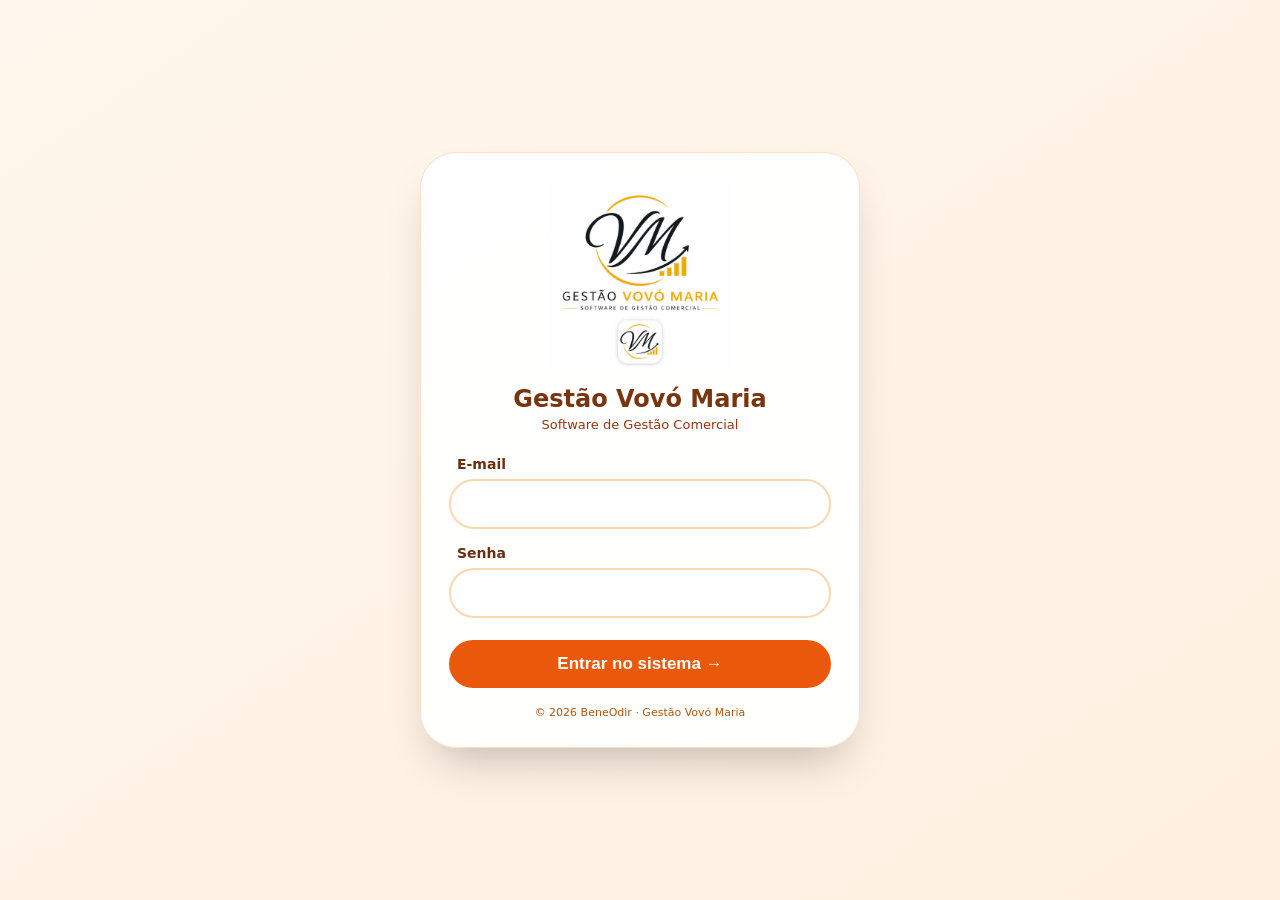
<file: frontend/minha-carga-pacotes.html>
<!DOCTYPE html>
<html lang="pt-br">
<head>
  <meta charset="UTF-8">
  <meta name="viewport" content="width=device-width, initial-scale=1.0">
  <link rel="manifest" href="manifest.json">
  <meta name="theme-color" content="#e9a900">
  <link rel="apple-touch-icon" href="images/icon-192.png">
  <title>Gestão Vovó Maria · Minha carga e pacotes</title>
  <style>
    *{box-sizing:border-box;margin:0;padding:0}
    html,body{max-width:100%;overflow-x:hidden}
    body{font-family:'Segoe UI',system-ui,sans-serif;background:linear-gradient(145deg,#fff7ed,#ffefe0);color:#432818;padding:16px;min-height:100vh}
    .wrap{width:100%;max-width:1080px;margin:auto}
    .top,.panel{background:#fff;border-radius:24px;padding:20px;box-shadow:0 12px 28px rgba(67,40,24,.09);margin-bottom:16px}
    .brand{display:flex;align-items:center;gap:14px}.logo{width:76px;height:76px;object-fit:contain}
    h1{font-size:25px;color:#78350f}h2{font-size:19px;color:#78350f;margin-bottom:12px}.sub{color:#9a3412;margin-top:4px;line-height:1.4}
    .user{margin-top:13px;color:#7c2d12;font-size:13px}.actions{display:flex;gap:10px;flex-wrap:wrap;margin-top:16px}
    .button{border:0;border-radius:999px;padding:12px 18px;font-weight:850;text-decoration:none;text-align:center;background:#e7e5e4;color:#44403c}
    .status{padding:14px;border-radius:16px;margin-bottom:16px;background:#fef3c7;color:#92400e;font-weight:750;line-height:1.45}
    .status.ok{background:#d1fae5;color:#065f46}.status.err{background:#fee2e2;color:#991b1b}
    .carga-grid{display:grid;grid-template-columns:repeat(3,minmax(0,1fr));gap:12px}
    .info{min-width:0;background:#fff7ed;border:1px solid #fed7aa;border-radius:18px;padding:15px}.info span{display:block;color:#9a3412;font-size:12px;font-weight:800;text-transform:uppercase}.info strong{display:block;margin-top:6px;font-size:18px;color:#78350f;overflow-wrap:anywhere;word-break:break-word}
    .aviso{background:#fffbeb;border-left:5px solid #f59e0b;border-radius:16px;padding:14px;color:#78350f;line-height:1.5;margin-top:14px}.aviso strong{color:#9a3412}
    .produto-grid{display:grid;grid-template-columns:repeat(auto-fit,minmax(270px,1fr));gap:14px}.produto{min-width:0;border:1px solid #fed7aa;border-radius:20px;padding:17px;background:#fff}.produto h3{font-size:18px;color:#78350f;margin-bottom:5px}.conversao{font-size:12px;color:#78716c;margin-bottom:13px}
    .produto h3,.conversao,.saldo span,.saldo strong{overflow-wrap:anywhere;word-break:break-word}
    .abrir-fardo{margin-top:14px;padding-top:14px;border-top:1px solid #f3e3d1}.abrir-fardo .button{width:100%;background:#e9a900;color:#432818;cursor:pointer}.abrir-fardo .button:disabled{cursor:not-allowed;background:#e7e5e4;color:#78716c}.indisponivel{color:#78716c;font-size:13px;font-weight:750;text-align:center}
    .saldos{min-width:0;display:grid;grid-template-columns:repeat(3,minmax(0,1fr));gap:8px}.saldo{min-width:0;border-radius:15px;padding:12px 9px;min-height:88px}.saldo span{display:block;font-size:11px;font-weight:850;line-height:1.25}.saldo strong{display:block;font-size:23px;margin-top:7px}
    .saldo.fardos{background:#ffedd5;color:#9a3412}.saldo.pacotes{background:#d1fae5;color:#065f46}.saldo.descarte{background:#fee2e2;color:#991b1b}
    .solicitacoes{min-width:0;display:grid;gap:12px}.solicitacao{min-width:0;border:1px solid #f3e3d1;border-radius:18px;padding:15px;display:grid;grid-template-columns:1.4fr repeat(3,minmax(0,1fr));gap:12px;align-items:center}.solicitacao>div{min-width:0}.solicitacao,.solicitacao *{overflow-wrap:anywhere;word-break:break-word}
    .rotulo{display:block;font-size:11px;text-transform:uppercase;font-weight:850;color:#9a3412;margin-bottom:4px}.tag{display:inline-block;border-radius:999px;padding:6px 10px;font-size:11px;font-weight:900}.tag.pendente{background:#fef3c7;color:#92400e}.tag.aprovada{background:#d1fae5;color:#065f46}
    .empty{text-align:center;padding:28px 14px;color:#78716c;background:#fafaf9;border-radius:18px}.hidden{display:none!important}
    .modal{position:fixed;inset:0;z-index:1000;background:rgba(67,40,24,.58);padding:16px;display:grid;place-items:center;overflow:auto}.modal-card{min-width:0;width:min(620px,100%);max-height:calc(100vh - 32px);overflow:auto;background:#fff;border-radius:24px;padding:22px;box-shadow:0 20px 55px rgba(0,0,0,.25)}.modal-card h2,.modal-card p,.modal-card label,.modal-card strong,.modal-card span{overflow-wrap:anywhere;word-break:break-word}.resumo-abertura{display:grid;grid-template-columns:repeat(2,minmax(0,1fr));gap:10px;margin:15px 0}.resumo-abertura .info{padding:12px}.campo{display:grid;gap:6px;margin-top:13px}.campo label{font-weight:800;color:#78350f}.campo input,.campo textarea{width:100%;border:1px solid #d6d3d1;border-radius:12px;padding:11px;font:inherit}.confirmacao-fisica{display:flex;align-items:flex-start;gap:10px;margin-top:16px;padding:13px;background:#fff7ed;border-radius:14px;font-weight:750}.confirmacao-fisica input{width:20px;height:20px;flex:0 0 auto}.modal-actions{display:flex;gap:10px;justify-content:flex-end;flex-wrap:wrap;margin-top:17px}.modal-actions .principal{background:#e9a900;color:#432818}.mensagem-mutacao{margin-top:13px;padding:12px;border-radius:13px;background:#fef3c7;color:#92400e;line-height:1.4}.mensagem-mutacao.err{background:#fee2e2;color:#991b1b}.mensagem-mutacao.ok{background:#d1fae5;color:#065f46}
    @media(max-width:720px){body{padding:10px}.top,.panel{padding:16px;border-radius:20px}.brand{align-items:flex-start}.logo{width:62px;height:62px}.carga-grid{grid-template-columns:1fr}.solicitacao{grid-template-columns:1fr 1fr}.produto-grid{grid-template-columns:1fr}}
    @media(max-width:430px){.brand{flex-direction:column;align-items:center;text-align:center}.logo{width:96px;height:96px}.actions>*{width:100%}.saldos,.resumo-abertura{grid-template-columns:1fr}.saldo{min-height:auto}.solicitacao{grid-template-columns:1fr}h1{font-size:23px}.modal{padding:8px}.modal-card{padding:16px;max-height:calc(100vh - 16px)}.modal-actions>*{width:100%}}
  </style>
</head>
<body>
<main class="wrap">
  <section class="top">
    <div class="brand">
      <img src="images/logo-vm-gestao.png" class="logo" alt="Vovó Maria">
      <div><h1>Minha carga e pacotes</h1><div class="sub">Consulta da carga aberta e dos saldos em pacotes no seu local</div></div>
    </div>
    <div class="user" id="userInfo"></div>
    <div class="actions"><a class="button" href="dashboard.html">Voltar ao Dashboard</a></div>
  </section>

  <div id="status" class="status" role="status" aria-live="polite">Carregando sua carga...</div>

  <section id="semCarga" class="panel hidden">
    <h2>Nenhuma carga aberta</h2>
    <p>Você não possui uma carga aberta neste momento. Quando uma carga for aberta para o seu usuário, os fardos, pacotes e solicitações aparecerão aqui.</p>
  </section>

  <div id="conteudoCarga" class="hidden">
    <section class="panel">
      <h2>Carga aberta</h2>
      <div class="carga-grid">
        <div class="info"><span>Identificação</span><strong id="cargaId">—</strong></div>
        <div class="info"><span>Data da carga</span><strong id="cargaData">—</strong></div>
        <div class="info"><span>Local</span><strong id="cargaLocal">—</strong></div>
      </div>
      <div class="aviso"><strong>Saldo do local:</strong> os pacotes fracionados pertencem ao local da sua carga e podem permanecer disponíveis entre cargas e dias diferentes.</div>
    </section>

    <section class="panel">
      <h2>Produtos e saldos</h2>
      <p class="sub" style="margin-bottom:14px">Produtos da carga atual e produtos que ainda possuem saldo residual no mesmo local.</p>
      <div id="produtos" class="produto-grid"></div>
      <div id="produtosVazio" class="empty hidden">Nenhum produto ou saldo em pacote foi encontrado para este local.</div>
      <div class="aviso"><strong>Importante:</strong> descarte pendente fica separado e nunca é somado aos pacotes disponíveis.</div>
    </section>

    <section class="panel">
      <h2>Solicitações de bonificação em fardo</h2>
      <p class="sub" style="margin-bottom:14px">Solicitações pendentes e aprovadas vinculadas à carga aberta.</p>
      <div id="solicitacoes" class="solicitacoes"></div>
      <div id="solicitacoesVazio" class="empty hidden">Nenhuma solicitação pendente ou aprovada nesta carga.</div>
    </section>

    <section class="panel">
      <h2>Como estes registros são tratados</h2>
      <div class="aviso" style="margin-top:0">Troca, degustação e bonificação são operações separadas da venda e não geram comissão.</div>
    </section>
  </div>
</main>

<div id="modalAbertura" class="modal hidden" role="dialog" aria-modal="true" aria-labelledby="tituloAbertura">
  <section class="modal-card">
    <h2 id="tituloAbertura">Abrir 1 fardo</h2>
    <p class="sub" id="produtoAbertura"></p>
    <div class="resumo-abertura">
      <div class="info"><span>Fardos fechados atuais</span><strong id="fardosAntes">—</strong></div>
      <div class="info"><span>Pacotes disponíveis atuais</span><strong id="pacotesAntes">—</strong></div>
      <div class="info"><span>Conversão</span><strong id="conversaoAbertura">—</strong></div>
      <div class="info"><span>Resultado esperado</span><strong id="resultadoAbertura">—</strong></div>
    </div>
    <div class="aviso"><strong>Atenção:</strong> esta operação não é venda, não gera comissão, não cria descarte e converte somente o produto selecionado.</div>
    <div class="campo"><label for="dataAbertura">Data da operação</label><input id="dataAbertura" type="date"></div>
    <div class="campo"><label for="observacaoAbertura">Observação (opcional)</label><textarea id="observacaoAbertura" maxlength="500" rows="3"></textarea></div>
    <label class="confirmacao-fisica"><input id="confirmacaoFisica" type="checkbox"><span>Confirmo que abri fisicamente este fardo.</span></label>
    <div id="mensagemAbertura" class="mensagem-mutacao hidden" role="status" aria-live="polite"></div>
    <div class="modal-actions"><button id="cancelarAbertura" class="button" type="button">Cancelar</button><button id="confirmarAbertura" class="button principal" type="button">Confirmar abertura</button></div>
  </section>
</div>

<script>
const API_BASE="https://gestaovomaria-api.odir-bene12.workers.dev";
const token=localStorage.getItem("token");
const role=localStorage.getItem("vendedorRole")||"";
const nome=localStorage.getItem("vendedorNome")||"Usuário";
const vendedorIdSessao=Number(localStorage.getItem("vendedorId"));

if(!token){
  location.href="login.html";
}else if(role!=="vendedor"){
  alert("Acesso permitido somente para vendedores.");
  location.href="dashboard.html";
}

document.getElementById("userInfo").textContent=`${nome} · Vendedor`;

function escapar(valor){return String(valor??"").replace(/[&<>"']/g,c=>({"&":"&amp;","<":"&lt;",">":"&gt;",'"':"&quot;","'":"&#39;"}[c]))}
function numero(valor){
  if(valor===null||valor===undefined)return"—";
  if(typeof valor==="string"&&!valor.trim())return"—";
  const n=Number(valor);
  return Number.isFinite(n)?n.toLocaleString("pt-BR",{maximumFractionDigits:3}):"—";
}
function dataBR(valor,comHora=false){
  if(!valor)return"—";
  const texto=String(valor);
  if(!comHora){const partes=texto.slice(0,10).split("-");return partes.length===3?`${partes[2]}/${partes[1]}/${partes[0]}`:texto}
  const data=new Date(texto.includes("T")?texto:`${texto.replace(" ","T")}Z`);
  return Number.isNaN(data.getTime())?texto:data.toLocaleString("pt-BR",{timeZone:"America/Cuiaba"});
}
function textoMotivo(valor){return String(valor||"Não informado").replaceAll("_"," ")}
function setStatus(mensagem,tipo=""){const el=document.getElementById("status");el.textContent=mensagem;el.className=`status ${tipo}`}
function dataCuiaba(){
  const partes=new Intl.DateTimeFormat("en-CA",{timeZone:"America/Cuiaba",year:"numeric",month:"2-digit",day:"2-digit"}).formatToParts(new Date());
  const valor=tipo=>partes.find(parte=>parte.type===tipo)?.value;
  return `${valor("year")}-${valor("month")}-${valor("day")}`;
}
function gerarChaveAbertura(){
  if(globalThis.crypto?.randomUUID)return crypto.randomUUID();
  const bytes=new Uint8Array(16);crypto.getRandomValues(bytes);
  return [...bytes].map(byte=>byte.toString(16).padStart(2,"0")).join("");
}
const CHAVE_TENTATIVAS_ABERTURA="minhaCargaPacotes.tentativasAbertura.v1";
const VERSAO_TENTATIVAS_ABERTURA=1;
let controleIdempotenciaIndisponivel=false;
const mensagemControleIndisponivel="Não foi possível confirmar a tentativa anterior. Nenhum novo fardo será aberto. Atualize a sessão ou procure o administrador.";
function normalizarObservacao(valor){return String(valor??"").trim()}
function assinaturaTentativa({cargaId,produtoId,data,observacao}){return JSON.stringify([Number(cargaId),Number(produtoId),String(data),normalizarObservacao(observacao)])}
function dataIsoValida(valor){if(typeof valor!=="string"||!/^\d{4}-\d{2}-\d{2}$/.test(valor))return false;const [a,m,d]=valor.split("-").map(Number),data=new Date(Date.UTC(a,m-1,d));return data.getUTCFullYear()===a&&data.getUTCMonth()===m-1&&data.getUTCDate()===d}
function itemTentativaValido(item,assinatura){return item&&typeof item==="object"&&!Array.isArray(item)
  &&Number.isInteger(item.vendedorId)&&item.vendedorId>0&&Number.isInteger(item.cargaId)&&item.cargaId>0
  &&Number.isInteger(item.produtoId)&&item.produtoId>0&&dataIsoValida(item.data)
  &&typeof item.observacao==="string"&&item.observacao.length<=500&&normalizarObservacao(item.observacao)===item.observacao
  &&typeof item.chave==="string"&&!!item.chave.trim()&&item.chave.length<=130&&item.enviada===true
  &&(item.estado==="PENDENTE"||item.estado==="CONFIRMADA")
  &&assinatura===assinaturaTentativa(item)}
function lerTentativasAbertura(){
  let bruto;try{bruto=sessionStorage.getItem(CHAVE_TENTATIVAS_ABERTURA)}catch{controleIdempotenciaIndisponivel=true;return{ok:false}}
  if(bruto===null)return{ok:true,documento:{versao:VERSAO_TENTATIVAS_ABERTURA,tentativas:{}}};
  try{
    const documento=JSON.parse(bruto);
    if(!documento||typeof documento!=="object"||Array.isArray(documento)||documento.versao!==VERSAO_TENTATIVAS_ABERTURA
      ||!documento.tentativas||typeof documento.tentativas!=="object"||Array.isArray(documento.tentativas)
      ||Object.entries(documento.tentativas).some(([assinatura,item])=>!itemTentativaValido(item,assinatura))){controleIdempotenciaIndisponivel=true;return{ok:false}}
    return{ok:true,documento};
  }catch{controleIdempotenciaIndisponivel=true;return{ok:false}}
}
function salvarTentativasAbertura(documento){
  try{if(Object.keys(documento.tentativas).length)sessionStorage.setItem(CHAVE_TENTATIVAS_ABERTURA,JSON.stringify(documento));else sessionStorage.removeItem(CHAVE_TENTATIVAS_ABERTURA);return true}
  catch{controleIdempotenciaIndisponivel=true;return false}
}
function tentativaPendente(cargaId,produtoId){
  const leitura=lerTentativasAbertura();if(!leitura.ok)return{erro:true};
  const correspondentes=Object.values(leitura.documento.tentativas).filter(item=>item.cargaId===cargaId&&item.produtoId===produtoId);
  if(correspondentes.some(item=>item.vendedorId!==vendedorIdSessao)){controleIdempotenciaIndisponivel=true;return{erro:true}}
  return correspondentes.find(item=>item.vendedorId===vendedorIdSessao)||null;
}
function persistirTentativa(tentativa){
  const leitura=lerTentativasAbertura();if(!leitura.ok)return false;
  const item={vendedorId:vendedorIdSessao,cargaId:tentativa.cargaId,produtoId:tentativa.produtoId,data:tentativa.data,observacao:normalizarObservacao(tentativa.observacao),chave:tentativa.chave,enviada:true,estado:"PENDENTE"};
  const assinatura=assinaturaTentativa(item);
  if(!itemTentativaValido(item,assinatura))return false;
  if(tentativa.marcadorConfirmado){
    const assinaturaConfirmada=assinaturaTentativa(tentativa.marcadorConfirmado),confirmada=leitura.documento.tentativas[assinaturaConfirmada];
    if(!confirmada||confirmada.estado!=="CONFIRMADA"||confirmada.vendedorId!==vendedorIdSessao
      ||confirmada.cargaId!==item.cargaId||confirmada.produtoId!==item.produtoId
      ||JSON.stringify(confirmada)!==JSON.stringify(tentativa.marcadorConfirmado))return false;
    delete leitura.documento.tentativas[assinaturaConfirmada];
  }
  leitura.documento.tentativas[assinatura]=item;
  if(!leitura.documento.tentativas[assinatura]||leitura.documento.tentativas[assinatura].estado!=="PENDENTE"
    ||leitura.documento.tentativas[assinatura].chave!==tentativa.chave
    ||JSON.stringify(leitura.documento.tentativas[assinatura])!==JSON.stringify(item)
    ||Object.keys(leitura.documento.tentativas).length===0)return false;
  if(!salvarTentativasAbertura(leitura.documento))return false;
  const confirmacao=lerTentativasAbertura();return confirmacao.ok&&JSON.stringify(confirmacao.documento.tentativas[assinatura])===JSON.stringify(item);
}
function confirmarTentativa(tentativa){
  const leitura=lerTentativasAbertura();if(!leitura.ok)return false;const assinatura=assinaturaTentativa(tentativa),atual=leitura.documento.tentativas[assinatura];
  if(!atual||atual.estado!=="PENDENTE"||atual.chave!==tentativa.chave)return false;
  const confirmada={...atual,estado:"CONFIRMADA"};leitura.documento.tentativas[assinatura]=confirmada;
  if(!salvarTentativasAbertura(leitura.documento))return false;
  const confirmacao=lerTentativasAbertura();return confirmacao.ok&&JSON.stringify(confirmacao.documento.tentativas[assinatura])===JSON.stringify(confirmada);
}
function removerTentativa(tentativa){const leitura=lerTentativasAbertura();if(!leitura.ok)return false;delete leitura.documento.tentativas[assinaturaTentativa(tentativa)];return salvarTentativasAbertura(leitura.documento)}
function substituirChaveTentativa(tentativa,novaChave){
  const leitura=lerTentativasAbertura();if(!leitura.ok)return false;const assinatura=assinaturaTentativa(tentativa),atual=leitura.documento.tentativas[assinatura];
  if(!atual||typeof novaChave!=="string"||!novaChave.trim()||novaChave.length>130)return false;
  leitura.documento.tentativas[assinatura]={...atual,chave:novaChave};
  if(!salvarTentativasAbertura(leitura.documento))return false;
  const confirmacao=lerTentativasAbertura();return confirmacao.ok&&confirmacao.documento.tentativas[assinatura]?.chave===novaChave;
}

function operacaoAberturaCompativel(dados,contexto){
  const operacao=dados?.operacao,movimentos=operacao?.movimentos;
  const inteiroPositivo=valor=>typeof valor==="number"&&Number.isInteger(valor)&&valor>0;
  return dados?.success===true&&typeof dados.idempotente==="boolean"
    &&inteiroPositivo(operacao?.id)
    &&operacao.tipo==="ABERTURA_FARDO"&&operacao.status==="CONFIRMADA"
    &&inteiroPositivo(operacao.vendedor_id)&&operacao.vendedor_id===contexto.vendedorId
    &&inteiroPositivo(operacao.carga_id)&&operacao.carga_id===contexto.cargaId
    &&inteiroPositivo(operacao.local_carga_id)&&operacao.local_carga_id===contexto.localId
    &&inteiroPositivo(operacao.produto_id)&&operacao.produto_id===contexto.produtoId
    &&inteiroPositivo(operacao.usuario_id)&&operacao.usuario_id===contexto.vendedorId
    &&operacao.data_operacao===contexto.data&&normalizarObservacao(operacao.observacao)===contexto.observacao
    &&inteiroPositivo(operacao.quantidade_pacotes)&&operacao.quantidade_pacotes===contexto.conversao
    &&inteiroPositivo(operacao.pacotes_por_fardo_snapshot)&&operacao.pacotes_por_fardo_snapshot===contexto.conversao
    &&inteiroPositivo(operacao.estoque_operacao_fardo_id)
    &&Array.isArray(movimentos)&&movimentos.length===1
    &&movimentos[0]?.bucket==="FRACIONADO_NOVO"
    &&inteiroPositivo(movimentos[0]?.quantidade_pacotes)&&movimentos[0].quantidade_pacotes===contexto.conversao
    &&movimentos[0]?.efeito===1;
}

function criarErroHttp(status,dados){
  const corpo={};
  if(typeof dados?.codigo==="string")corpo.codigo=dados.codigo.slice(0,100);
  if(status<500&&typeof dados?.error==="string")corpo.error=dados.error.slice(0,300);
  if(typeof dados?.chave_idempotencia==="string")corpo.chave_idempotencia=dados.chave_idempotencia.slice(0,200);
  const mensagem=status===401
    ?"Sessão expirada."
    :status===403
      ?(corpo.error||"Seu usuário não possui acesso a esta consulta.")
      :(status>=500?"Não foi possível carregar sua carga.":(corpo.error||"Não foi possível concluir a consulta."));
  const erro=new Error(mensagem);
  erro.name="ApiError";
  erro.status=status;
  erro.corpo=corpo;
  return erro;
}

async function apiGet(caminho,{signal}={}){
  let resposta;
  try{resposta=await fetch(API_BASE+caminho,{method:"GET",headers:{Authorization:`Bearer ${token}`},signal})}
  catch(erro){
    if(erro?.name==="AbortError")throw erro;
    throw new Error("Não foi possível conectar ao serviço. Verifique sua internet e tente novamente.");
  }
  const texto=await resposta.text();
  let dados=null;
  if(texto){
    try{dados=JSON.parse(texto)}
    catch{
      if(resposta.ok)throw new Error("O serviço retornou uma resposta inválida.");
    }
  }
  if(!resposta.ok)throw criarErroHttp(resposta.status,dados);
  if(!dados||typeof dados!=="object")throw new Error("O serviço retornou uma resposta vazia.");
  return dados;
}

async function apiPost(caminho,payload){
  let resposta;
  try{resposta=await fetch(API_BASE+caminho,{method:"POST",headers:{Authorization:`Bearer ${token}`,"Content-Type":"application/json"},body:JSON.stringify(payload)})}
  catch{throw new Error("Não foi possível conectar ao serviço. Tente novamente com a mesma chave.")}
  const texto=await resposta.text();let dados=null;
  if(texto){try{dados=JSON.parse(texto)}catch{if(resposta.ok)throw new Error("O serviço retornou uma resposta inválida. Tente novamente com a mesma chave.")}}
  if(!resposta.ok)throw criarErroHttp(resposta.status,dados);
  if(!dados||typeof dados!=="object")throw new Error("A confirmação da abertura ficou indeterminada. Tente novamente com a mesma chave.");
  return {dados,status:resposta.status};
}

function consolidarProdutos(produtosRecebidos,saldosRecebidos){
  const produtos=new Map(),saldos=new Map();
  for(const item of Array.isArray(saldosRecebidos)?saldosRecebidos:[]){
    const produtoId=Number(item?.produto_id);if(!Number.isSafeInteger(produtoId)||produtoId<=0)continue;
    saldos.set(`${produtoId}:${item.bucket}`,item.saldo);
    if(!produtos.has(produtoId))produtos.set(produtoId,{produto_id:produtoId,produto_nome:item.produto_nome,pacotes_por_fardo:null,fardos_fechados:null,fracionado_novo:null,descarte_pendente:null});
  }
  for(const item of Array.isArray(produtosRecebidos)?produtosRecebidos:[]){
    const produtoId=Number(item?.produto_id);if(!Number.isSafeInteger(produtoId)||produtoId<=0)continue;
    produtos.set(produtoId,{...produtos.get(produtoId),...item,produto_id:produtoId});
  }
  return [...produtos.values()].map(produto=>{
    const id=Number(produto.produto_id),fracionado=`${id}:FRACIONADO_NOVO`,descarte=`${id}:DESCARTE_PENDENTE`;
    return {...produto,fracionado_novo:saldos.has(fracionado)?saldos.get(fracionado):produto.fracionado_novo,descarte_pendente:saldos.has(descarte)?saldos.get(descarte):produto.descarte_pendente};
  }).sort((a,b)=>String(a.produto_nome||"").localeCompare(String(b.produto_nome||""),"pt-BR"));
}

function renderizarProdutos(produtos){
  const lista=document.getElementById("produtos"),vazio=document.getElementById("produtosVazio");lista.replaceChildren();vazio.classList.toggle("hidden",produtos.length>0);
  for(const produto of produtos){
    const porFardo=produto.pacotes_por_fardo,conversao=typeof porFardo==="number"&&Number.isInteger(porFardo)&&porFardo>0?`${numero(porFardo)} pacotes por fardo`:"Conversão por fardo não informada";
    const cartao=document.createElement("article");cartao.className="produto";
    cartao.innerHTML=`<h3>${escapar(produto.produto_nome||`Produto #${produto.produto_id}`)}</h3><div class="conversao">${escapar(conversao)}</div><div class="saldos"><div class="saldo fardos"><span>Fardos fechados</span><strong>${numero(produto.fardos_fechados)}</strong></div><div class="saldo pacotes"><span>Pacotes disponíveis</span><strong>${numero(produto.fracionado_novo)}</strong></div><div class="saldo descarte"><span>Descarte pendente</span><strong>${numero(produto.descarte_pendente)}</strong></div></div>`;
    if(typeof produto.participa_carga_atual==="boolean"&&produto.participa_carga_atual===true){
      const fardos=produto.fardos_fechados,habilitada=typeof fardos==="number"&&Number.isInteger(fardos)&&fardos>=1&&typeof porFardo==="number"&&Number.isInteger(porFardo)&&porFardo>0;
      const area=document.createElement("div");area.className="abrir-fardo";
      if(controleIdempotenciaIndisponivel){
        const aviso=document.createElement("div");aviso.className="indisponivel";aviso.textContent="Abertura bloqueada: controle de tentativa indisponível";area.appendChild(aviso);
      }else if(habilitada){
        const botao=document.createElement("button");botao.type="button";botao.className="button";botao.textContent="Abrir 1 fardo";
        botao.disabled=mutacaoAtiva||aberturaConfirmadaSemRecarga;botao.addEventListener("click",()=>selecionarAbertura(produto));area.appendChild(botao);
      }else{
        const aviso=document.createElement("div");aviso.className="indisponivel";aviso.textContent=fardos<1?"Sem fardo disponível":"Conversão inválida para abertura";area.appendChild(aviso);
      }
      cartao.appendChild(area);
    }
    lista.appendChild(cartao);
  }
}

function renderizarSolicitacoes(solicitacoes,produtos){
  const lista=document.getElementById("solicitacoes"),vazio=document.getElementById("solicitacoesVazio"),nomes=new Map(produtos.map(p=>[Number(p.produto_id),p.produto_nome]));
  const registros=(Array.isArray(solicitacoes)?solicitacoes:[]).filter(item=>item?.status==="PENDENTE"||item?.status==="APROVADA");lista.replaceChildren();vazio.classList.toggle("hidden",registros.length>0);
  for(const item of registros){
    const cartao=document.createElement("article");cartao.className="solicitacao";
    cartao.innerHTML=`<div><span class="rotulo">Produto</span><strong>${escapar(nomes.get(Number(item.produto_id))||`Produto #${item.produto_id}`)}</strong><br><span class="tag ${item.status.toLowerCase()}">${escapar(item.status)}</span></div><div><span class="rotulo">Quantidade</span><strong>${numero(item.quantidade_fardos)} fardo(s)</strong></div><div><span class="rotulo">Visita e motivo</span><strong>Visita #${escapar(item.visita_id)}</strong><br>${escapar(textoMotivo(item.motivo))}</div><div><span class="rotulo">Datas</span>Solicitada: ${escapar(dataBR(item.solicitada_em,true))}${item.decidida_em?`<br>Decidida: ${escapar(dataBR(item.decidida_em,true))}`:""}</div>`;
    lista.appendChild(cartao);
  }
}

let versaoCarregamento=0;
let controladorCarregamento=null;
let cargaAtual=null;
let produtosAtuais=[];
let mutacaoAtiva=false;
let aberturaSelecionada=null;
let aberturaConfirmadaSemRecarga=false;
let versaoMutacao=0;
let paginaAtiva=true;

function mensagemAbertura(texto,tipo=""){
  const el=document.getElementById("mensagemAbertura");el.textContent=texto;el.className=`mensagem-mutacao ${tipo}`;el.classList.toggle("hidden",!texto);
}
function atualizarControlesAbertura(){
  const bloqueado=mutacaoAtiva||aberturaConfirmadaSemRecarga||controleIdempotenciaIndisponivel;
  const camposBloqueados=bloqueado||aberturaSelecionada?.indeterminada===true;
  document.getElementById("confirmarAbertura").disabled=bloqueado||!document.getElementById("confirmacaoFisica").checked;
  document.getElementById("cancelarAbertura").disabled=mutacaoAtiva;
  document.getElementById("dataAbertura").disabled=camposBloqueados;
  document.getElementById("observacaoAbertura").disabled=camposBloqueados;
  document.getElementById("confirmacaoFisica").disabled=bloqueado;
}
function selecionarAbertura(produto){
  if(controleIdempotenciaIndisponivel){setStatus(mensagemControleIndisponivel,"err");return}
  if(mutacaoAtiva||aberturaConfirmadaSemRecarga||!cargaAtual||typeof produto.participa_carga_atual!=="boolean"||produto.participa_carga_atual!==true)return;
  const fardos=produto.fardos_fechados,pacotes=produto.fracionado_novo,conversao=produto.pacotes_por_fardo;
  if(typeof fardos!=="number"||!Number.isInteger(fardos)||fardos<1||typeof conversao!=="number"||!Number.isInteger(conversao)||conversao<=0)return;
  const pendente=tentativaPendente(cargaAtual.id,produto.produto_id);
  if(pendente?.erro){setStatus(mensagemControleIndisponivel,"err");renderizarProdutos(produtosAtuais);return}
  const tentativaIndeterminada=pendente?.estado==="PENDENTE",marcadorConfirmado=pendente?.estado==="CONFIRMADA"?pendente:null;
  aberturaSelecionada={produtoId:Number(produto.produto_id),produtoNome:String(produto.produto_nome||`Produto #${produto.produto_id}`),cargaId:Number(cargaAtual.id),localId:Number(cargaAtual.local_carga_id),fardos,pacotes:typeof pacotes==="number"&&Number.isFinite(pacotes)?pacotes:null,conversao,chave:tentativaIndeterminada?pendente.chave:gerarChaveAbertura(),indeterminada:tentativaIndeterminada,marcadorConfirmado};
  document.getElementById("produtoAbertura").textContent=aberturaSelecionada.produtoNome;
  document.getElementById("fardosAntes").textContent=numero(fardos);
  document.getElementById("pacotesAntes").textContent=numero(aberturaSelecionada.pacotes);
  document.getElementById("conversaoAbertura").textContent=`1 fardo → ${numero(conversao)} pacotes novos`;
  document.getElementById("resultadoAbertura").textContent=`${numero(fardos-1)} fardo(s) e ${aberturaSelecionada.pacotes===null?"—":numero(aberturaSelecionada.pacotes+conversao)} pacote(s)`;
  document.getElementById("dataAbertura").value=tentativaIndeterminada?pendente.data:dataCuiaba();document.getElementById("observacaoAbertura").value=tentativaIndeterminada?pendente.observacao:"";document.getElementById("confirmacaoFisica").checked=false;
  mensagemAbertura(tentativaIndeterminada?"Existe uma tentativa anterior sem confirmação definitiva. Os dados foram bloqueados; repita usando a mesma chave.":marcadorConfirmado?"A abertura anterior já foi confirmada. Confirme fisicamente apenas se deseja iniciar uma nova abertura.":"");
  document.getElementById("modalAbertura").classList.remove("hidden");atualizarControlesAbertura();document.getElementById("confirmacaoFisica").focus();
}
function fecharAbertura(){
  if(mutacaoAtiva||aberturaConfirmadaSemRecarga)return;
  document.getElementById("modalAbertura").classList.add("hidden");aberturaSelecionada=null;
}
function alterarTentativaAbertura(){
  if(aberturaSelecionada&&!aberturaSelecionada.indeterminada&&!mutacaoAtiva&&!aberturaConfirmadaSemRecarga)aberturaSelecionada.chave=gerarChaveAbertura();
}

async function confirmarAbertura(){
  if(mutacaoAtiva||aberturaConfirmadaSemRecarga||!aberturaSelecionada||!document.getElementById("confirmacaoFisica").checked)return;
  const selecao=Object.freeze({...aberturaSelecionada,data:document.getElementById("dataAbertura").value,observacao:normalizarObservacao(document.getElementById("observacaoAbertura").value)});
  if(!/^\d{4}-\d{2}-\d{2}$/.test(selecao.data)){mensagemAbertura("Informe uma data válida.","err");return}
  if(selecao.observacao.length>500){mensagemAbertura("A observação deve ter no máximo 500 caracteres.","err");return}
  if(!cargaAtual||Number(cargaAtual.id)!==selecao.cargaId){mensagemAbertura("A carga mudou. Atualize a página antes de continuar.","err");return}
  if(typeof selecao.fardos!=="number"||!Number.isInteger(selecao.fardos)||selecao.fardos<1
    ||typeof selecao.conversao!=="number"||!Number.isInteger(selecao.conversao)||selecao.conversao<=0){mensagemAbertura("Os dados oficiais do produto não permitem a abertura.","err");return}
  const numeroMutacao=++versaoMutacao;
  const contexto=Object.freeze({...selecao,numeroMutacao,vendedorId:vendedorIdSessao,tokenSessao:token,assinatura:assinaturaTentativa(selecao)});
  const contextoAtual=()=>paginaAtiva&&numeroMutacao===versaoMutacao&&mutacaoAtiva
    &&localStorage.getItem("token")===contexto.tokenSessao&&localStorage.getItem("vendedorRole")==="vendedor"
    &&aberturaSelecionada?.chave===contexto.chave&&assinaturaTentativa({...aberturaSelecionada,data:contexto.data,observacao:contexto.observacao})===contexto.assinatura;
  mutacaoAtiva=true;atualizarControlesAbertura();renderizarProdutos(produtosAtuais);mensagemAbertura("Registrando a abertura. Não feche esta tela...");
  if(!persistirTentativa(contexto)){
    mutacaoAtiva=false;aberturaSelecionada.indeterminada=true;atualizarControlesAbertura();renderizarProdutos(produtosAtuais);mensagemAbertura(mensagemControleIndisponivel,"err");return;
  }
  try{
    const payload={chave_idempotencia:contexto.chave,data_operacao:contexto.data};if(contexto.observacao)payload.observacao=contexto.observacao;
    const {dados,status}=await apiPost(`/api/minha-carga/fardos/${contexto.produtoId}/abertura`,payload);
    if(!contextoAtual())return;
    if(status!==200&&status!==201||!operacaoAberturaCompativel(dados,contexto)){
      aberturaSelecionada.indeterminada=true;atualizarControlesAbertura();mensagemAbertura("A resposta não comprovou integralmente a abertura. Repita com a mesma chave; os dados permanecerão bloqueados.","err");return;
    }
    if(!confirmarTentativa(contexto)){
      controleIdempotenciaIndisponivel=true;aberturaConfirmadaSemRecarga=true;aberturaSelecionada.indeterminada=true;
      atualizarControlesAbertura();renderizarProdutos(produtosAtuais);
      mensagemAbertura("A abertura foi registrada, mas o controle local não pôde ser confirmado. Atualize a página e repita somente com a mesma chave, ou procure o administrador.","err");return;
    }
    mensagemAbertura(status===200?"A abertura já estava registrada. Atualizando saldos...":"Abertura registrada. Atualizando saldos...","ok");
    const recarregou=await carregar();
    if(!paginaAtiva||numeroMutacao!==versaoMutacao||localStorage.getItem("token")!==contexto.tokenSessao||localStorage.getItem("vendedorRole")!=="vendedor")return;
    if(!recarregou){aberturaConfirmadaSemRecarga=true;mensagemAbertura("A abertura foi gravada, mas não foi possível atualizar os saldos. Não tente abrir novamente; atualize a página.","err");return}
    aberturaSelecionada=null;document.getElementById("modalAbertura").classList.add("hidden");setStatus(status===200?"Abertura já registrada; saldos atualizados.":"Abertura registrada; saldos atualizados.","ok");
  }catch(erro){
    if(!contextoAtual())return;
    if(typeof erro?.corpo?.chave_idempotencia==="string"&&erro.corpo.chave_idempotencia.trim()){
      if(!substituirChaveTentativa(contexto,erro.corpo.chave_idempotencia)){controleIdempotenciaIndisponivel=true;aberturaSelecionada.indeterminada=true;mensagemAbertura(mensagemControleIndisponivel,"err");return}
      aberturaSelecionada.chave=erro.corpo.chave_idempotencia;
    }
    if(erro?.status===401){paginaAtiva=false;versaoMutacao++;["token","vendedorId","vendedorNome","vendedorRole"].forEach(chave=>localStorage.removeItem(chave));alert("Sua sessão expirou. Faça login novamente.");location.href="login.html";return}
    if(erro?.status===400||erro?.status===403){removerTentativa({...contexto,chave:aberturaSelecionada.chave});aberturaSelecionada.indeterminada=false}
    else{aberturaSelecionada.indeterminada=true}
    const mensagens={400:"Dados inválidos. Confira a data e tente novamente com a mesma chave.",403:"Você não possui permissão para esta abertura.",409:"A abertura foi recusada pelo estado atual. Corrija a situação e repita com a mesma chave.",503:"O resultado é indeterminado. Tente novamente com o mesmo botão e a mesma chave."};
    mensagemAbertura(mensagens[erro?.status]||`${erro.message||"Não foi possível registrar a abertura."} A mesma chave será preservada.`,"err");
  }finally{
    if(paginaAtiva&&numeroMutacao===versaoMutacao&&mutacaoAtiva){mutacaoAtiva=false;atualizarControlesAbertura();renderizarProdutos(produtosAtuais)}
  }
}

async function carregar(){
  const versaoAtual=++versaoCarregamento;
  controladorCarregamento?.abort();
  const controlador=new AbortController();
  controladorCarregamento=controlador;
  const contextoAtual=()=>versaoAtual===versaoCarregamento
    &&controladorCarregamento===controlador&&!controlador.signal.aborted;
  if(!contextoAtual())return false;
  setStatus("Carregando sua carga...");document.getElementById("semCarga").classList.add("hidden");document.getElementById("conteudoCarga").classList.add("hidden");
  try{
    const opcoes={signal:controlador.signal};
    const [dadosCarga,dadosSaldos]=await Promise.all([apiGet("/api/minha-carga",opcoes),apiGet("/api/minha-carga/saldo-pacotes",opcoes)]);
    if(!contextoAtual())return false;
    if(!dadosCarga.carga){cargaAtual=null;produtosAtuais=[];document.getElementById("semCarga").classList.remove("hidden");setStatus("Nenhuma carga aberta encontrada para o seu usuário.");return true}
    const carga=dadosCarga.carga,produtos=consolidarProdutos(dadosCarga.produtos,dadosSaldos.saldos);
    cargaAtual=carga;produtosAtuais=produtos;
    document.getElementById("cargaId").textContent=`Carga #${carga.id}`;document.getElementById("cargaData").textContent=dataBR(carga.data_carga);document.getElementById("cargaLocal").textContent=carga.local_nome||`Local #${carga.local_carga_id}`;
    renderizarProdutos(produtos);renderizarSolicitacoes(dadosCarga.bonificacoes_fardo,produtos);document.getElementById("conteudoCarga").classList.remove("hidden");setStatus(controleIdempotenciaIndisponivel?mensagemControleIndisponivel:"Carga e saldos atualizados.",controleIdempotenciaIndisponivel?"err":"ok");return true;
  }catch(erro){
    if(!contextoAtual()||erro?.name==="AbortError")return false;
    if(erro?.status===401){
      if(!contextoAtual())return;
      ["token","vendedorId","vendedorNome","vendedorRole"].forEach(chave=>localStorage.removeItem(chave));
      if(!contextoAtual())return;
      alert("Sua sessão expirou. Faça login novamente.");
      if(!contextoAtual())return;
      location.href="login.html";
      return false;
    }
    if(!contextoAtual())return;
    setStatus(erro.message||"Não foi possível carregar sua carga.","err");
    return false;
  }finally{
    if(versaoAtual===versaoCarregamento&&controladorCarregamento===controlador)controladorCarregamento=null;
  }
}

document.getElementById("confirmacaoFisica").addEventListener("change",atualizarControlesAbertura);
document.getElementById("dataAbertura").addEventListener("change",alterarTentativaAbertura);
document.getElementById("observacaoAbertura").addEventListener("input",alterarTentativaAbertura);
document.getElementById("cancelarAbertura").addEventListener("click",fecharAbertura);
document.getElementById("confirmarAbertura").addEventListener("click",confirmarAbertura);
document.querySelector('a[href="dashboard.html"]')?.addEventListener("click",()=>{paginaAtiva=false;versaoMutacao++});
addEventListener("pagehide",()=>{paginaAtiva=false;versaoMutacao++});

lerTentativasAbertura();
if(token&&role==="vendedor")carregar();
</script>
</body>
</html>
</file>
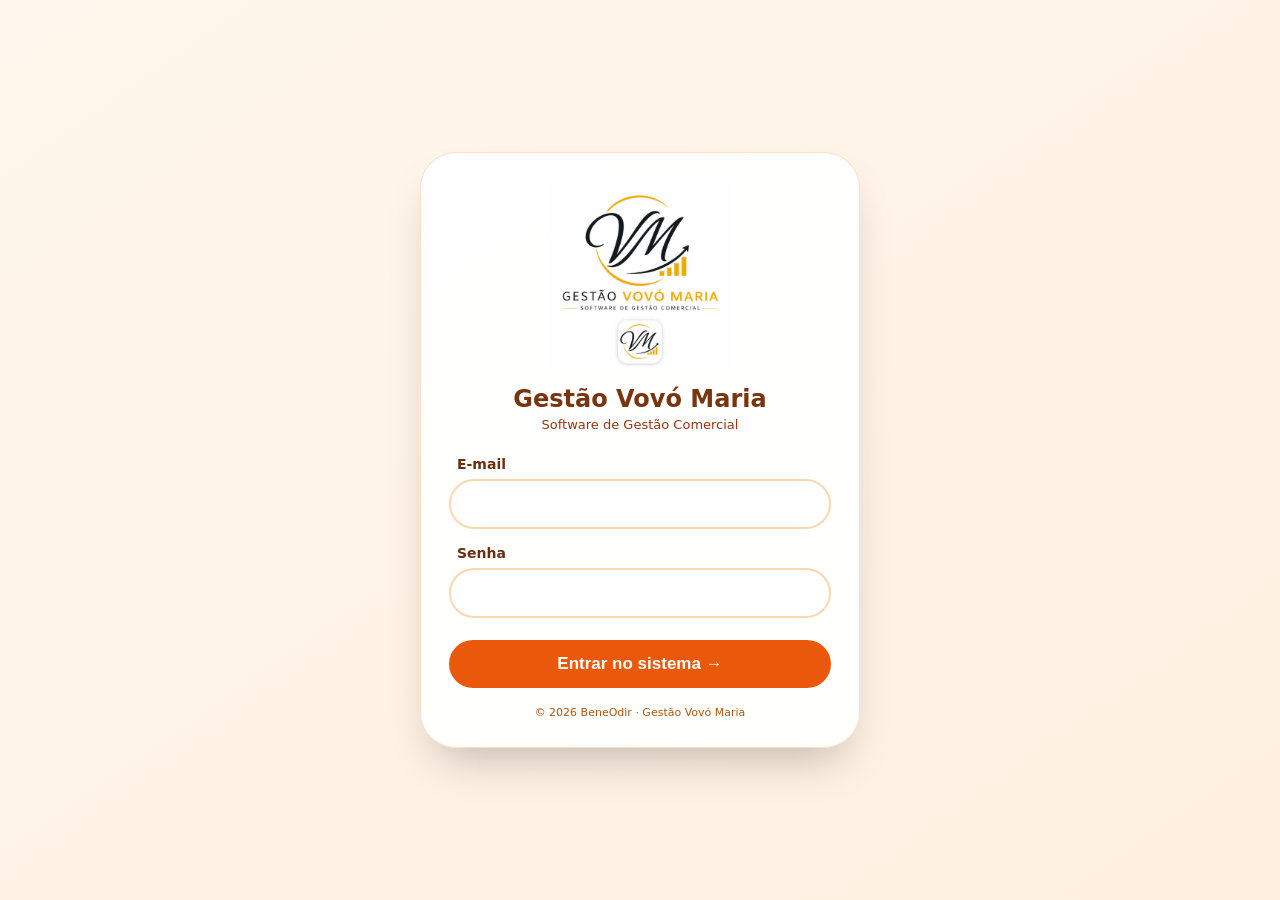
<file: frontend/producao.html>
<!DOCTYPE html>
<html lang="pt-br">
<head>
  <meta charset="UTF-8"><meta name="viewport" content="width=device-width,initial-scale=1.0">
  <link rel="manifest" href="manifest.json"><meta name="theme-color" content="#e9a900"><link rel="apple-touch-icon" href="images/icon-192.png">
  <title>Gestão Vovó Maria · Produção V1.1</title>
  <style>
    *{box-sizing:border-box;margin:0;padding:0}body{font-family:'Segoe UI',system-ui,sans-serif;background:#f6f1e8;color:#432818;padding:16px;min-height:100vh}.wrap{max-width:1120px;margin:auto}.top,.panel{background:#fff;border-radius:24px;padding:20px;box-shadow:0 12px 28px rgba(67,40,24,.09);margin-bottom:16px}.brand{display:flex;align-items:center;gap:14px}.logo{width:76px;height:76px;object-fit:contain}h1{font-size:25px;color:#78350f}h2{font-size:19px;color:#78350f;margin-bottom:13px}h3{font-size:16px;color:#78350f;margin:14px 0 9px}.sub{color:#9a3412;margin-top:4px}.user{margin-top:12px;color:#7c2d12;font-size:13px}.status{padding:12px;border-radius:15px;margin-bottom:14px;background:#fef3c7;color:#92400e}.status.ok{background:#d1fae5;color:#065f46}.status.err{background:#fee2e2;color:#991b1b}.grid{display:grid;grid-template-columns:1fr 1fr;gap:12px}.field{margin-bottom:13px}label{display:block;font-size:12px;font-weight:800;color:#7c2d12;margin:0 0 6px 7px}input,select,textarea{width:100%;border:2px solid #fcd8af;border-radius:17px;padding:11px 13px;background:#fff;font-size:14px}textarea{min-height:78px;resize:vertical}.actions{display:flex;gap:10px;flex-wrap:wrap;margin-top:14px}button,.button{border:0;border-radius:999px;padding:12px 18px;font-weight:850;cursor:pointer;text-decoration:none;text-align:center}.primary{background:#ea580c;color:#fff}.secondary{background:#fed7aa;color:#7c2d12}.danger{background:#fee2e2;color:#991b1b}.muted{background:#e7e5e4;color:#44403c}button:disabled{opacity:.5;cursor:not-allowed}.note{line-height:1.45;color:#7c2d12;font-size:13px}.warning{background:#fef3c7;border-radius:16px;padding:12px;color:#92400e;margin-top:10px}.confirmacao{display:flex;gap:10px;align-items:flex-start;background:#fff7ed;border:2px solid #fed7aa;border-radius:17px;padding:13px}.confirmacao input{width:22px;height:22px}.confirmacao label{font-size:14px;margin:1px 0}.table-wrap{overflow:auto}table{width:100%;border-collapse:collapse;min-width:780px}th,td{text-align:left;padding:11px;border-bottom:1px solid #f3e3d1}th{font-size:11px;text-transform:uppercase;color:#7c2d12}.empty{text-align:center;padding:28px;color:#78716c}.produto-row{display:grid;grid-template-columns:1fr auto;gap:8px;margin-bottom:8px}.produto-row button{border-radius:14px}.summary{display:grid;grid-template-columns:repeat(4,1fr);gap:9px;margin-top:13px}.metric{background:#fff7ed;border:1px solid #fed7aa;border-radius:17px;padding:13px}.metric span{display:block;font-size:11px;color:#9a3412}.metric strong{display:block;color:#78350f;font-size:18px;margin-top:4px}.tag{display:inline-block;border-radius:999px;padding:4px 8px;font-size:11px;font-weight:850;background:#d1fae5;color:#065f46}.tag.closed{background:#e7e5e4;color:#44403c}.detail{background:#fff7ed;border-radius:16px;padding:14px;margin-top:14px}.timeline{display:grid;gap:9px}.event{background:#fff;border:1px solid #fed7aa;border-radius:15px;padding:12px}.filters{display:grid;grid-template-columns:repeat(4,1fr);gap:10px}
    .ambiente-bar{display:flex;gap:10px;align-items:center;flex-wrap:wrap;margin-top:14px}.ambiente-bar label{margin:0}.ambiente-bar select{width:auto;min-width:180px}.teste-banner{display:none;position:sticky;top:8px;z-index:20;background:#7f1d1d;color:#fff;border:4px solid #fca5a5;border-radius:18px;padding:15px;text-align:center;font-size:18px;font-weight:900;letter-spacing:.02em;margin-bottom:16px}body.test-mode{background:#fff1f2}body.test-mode .teste-banner{display:block}body.test-mode .top,body.test-mode .panel{border:2px solid #fca5a5}body.test-mode .primary{background:#9f1239}
    [hidden]{display:none!important}.workspace-switch{display:grid;grid-template-columns:repeat(3,1fr);gap:10px;margin-bottom:16px}.workspace-switch.sem-parametros{grid-template-columns:repeat(2,1fr)}.workspace-tab{background:#fff;border:2px solid #fed7aa;color:#7c2d12}.workspace-tab[aria-selected="true"]{background:#ea580c;border-color:#ea580c;color:#fff}.scroll-hint{display:none;margin-top:10px;text-align:center;color:#9a3412;font-size:12px}
    @media(max-width:680px){body{padding:10px}.top,.panel{padding:16px;border-radius:20px}.logo{width:60px;height:60px}.grid,.summary,.filters{grid-template-columns:1fr}.actions>*{flex:1 1 100%}.ambiente-bar select{width:100%}.workspace-switch{gap:6px}.workspace-tab{padding:11px 6px;font-size:12px}.scroll-hint{display:block}}
  </style>
</head>
<body><main class="wrap">
  <section class="top"><div class="brand"><img src="images/logo-vm-gestao.png" class="logo" alt="Vovó Maria"><div><h1>Produção V1.1</h1><div class="sub">Lotes abertos · fardos completos montados gradualmente</div></div></div><div id="userInfo" class="user"></div><div class="ambiente-bar"><label for="ambienteProducao">Ambiente</label><select id="ambienteProducao"><option value="OFICIAL">Produção Oficial</option><option value="TESTE" id="opcaoTeste">Produção Teste</option></select></div><div class="actions"><a class="button muted" href="dashboard.html">Voltar ao Dashboard</a></div></section>
  <div id="testeBanner" class="teste-banner" role="alert">AMBIENTE DE TESTE — NÃO ALTERA O ESTOQUE CENTRAL</div>
  <div id="status" class="status">Carregando Produção...</div>

  <nav class="workspace-switch" role="tablist" aria-label="Áreas da Produção">
    <button type="button" class="workspace-tab" id="abaOperarProducao" role="tab" aria-selected="true" aria-controls="painelOperarProducao">Operar produção</button>
    <button type="button" class="workspace-tab" id="abaConsultarLotes" role="tab" aria-selected="false" aria-controls="painelConsultarLotes" tabindex="-1">Consultar lotes</button>
    <button type="button" class="workspace-tab" id="abaParametros" role="tab" aria-selected="false" aria-controls="painelParametros" tabindex="-1">Parâmetros</button>
  </nav>

  <div id="painelOperarProducao" role="tabpanel" aria-labelledby="abaOperarProducao">
  <section class="panel"><h2>Abrir lote de Produção</h2><p class="note">A abertura identifica o lote e os produtos possíveis. Nenhum estoque será gerado nesta etapa.</p>
    <form id="aberturaForm" style="margin-top:14px"><div class="grid"><div class="field"><label for="receitaBase">Receita Base</label><select id="receitaBase" required></select></div><div class="field"><label for="quantidadeReceitas">Quantidade de Receitas</label><input id="quantidadeReceitas" type="number" min="0.01" step="0.01" required></div><div class="field"><label for="dataProducao">Data da produção</label><input id="dataProducao" type="date" required></div><div class="field"><label for="observacaoLote">Identificação física do lote (obrigatória)</label><textarea id="observacaoLote" required placeholder="Ex.: pacotes armazenados no setor A"></textarea></div></div><h3>Produtos que poderão sair do lote</h3><div id="produtosAbertura"></div><div class="actions"><button type="button" class="secondary" id="adicionarProdutoAbertura">+ Adicionar produto</button><button type="submit" class="primary" id="abrirLote">Abrir lote</button></div></form>
  </section>

  <section class="panel"><h2>Lançar fardos montados</h2><p class="note" id="notaLancamento">Somente fardos completos e fisicamente conferidos entram no Estoque Central.</p>
    <form id="lancamentoForm"><div class="grid"><div class="field"><label for="loteLancamento">Lote aberto</label><select id="loteLancamento" required></select></div><div class="field"><label for="produtoLancamento">Produto vinculado</label><select id="produtoLancamento" required></select></div><div class="field"><label for="fardosLancamento">Fardos completos</label><input id="fardosLancamento" type="number" min="1" step="1" required></div><div class="field"><label for="dataMontagem">Data da montagem dos fardos</label><input id="dataMontagem" type="date" required></div><div class="field"><label for="observacaoLancamento">Observação opcional</label><textarea id="observacaoLancamento"></textarea></div></div><div id="calculoLancamento" class="summary"><div class="metric"><span>Pacotes/fardo</span><strong id="pacotesFardo">0</strong></div><div class="metric"><span>Total pacotes</span><strong id="totalPacotes">0</strong></div><div class="metric"><span>Valor/pacote</span><strong id="valorPacote">R$ 0,00</strong></div><div class="metric"><span>Remuneração</span><strong id="remuneracao">R$ 0,00</strong></div></div><div class="confirmacao" style="margin-top:14px"><input id="confirmacaoFisica" type="checkbox"><label for="confirmacaoFisica">Confirmo que estes fardos completos foram montados e conferidos fisicamente.</label></div><div class="actions"><button type="submit" class="primary" id="registrarLancamento" disabled>Registrar fardos e entrada no estoque</button></div></form>
  </section>

  <section class="panel"><h2>Administrar lote aberto</h2><div class="grid"><div class="field"><label for="loteAdministracao">Lote</label><select id="loteAdministracao"></select></div><div class="field"><label for="produtoInclusao">Adicionar produto</label><select id="produtoInclusao"></select></div><div class="field"><label for="observacaoInclusao">Observação da inclusão</label><input id="observacaoInclusao"></div></div><div class="actions"><button type="button" class="secondary" id="incluirProduto">Vincular produto</button></div><h3>Encerramento</h3><div class="field"><label for="motivoEncerramento">Motivo/observação do encerramento</label><textarea id="motivoEncerramento"></textarea></div><div class="confirmacao"><input id="confirmacaoSemLancamentos" type="checkbox"><label for="confirmacaoSemLancamentos">Confirmo excepcionalmente o encerramento sem lançamentos físicos.</label></div><div class="confirmacao" style="margin-top:8px"><input id="confirmacaoEncerramento" type="checkbox"><label for="confirmacaoEncerramento">Confirmo o encerramento manual deste lote.</label></div><div class="actions"><button type="button" class="danger" id="encerrarLote">Encerrar lote</button></div>
  </section>
  </div>

  <section class="panel" id="painelParametros" role="tabpanel" aria-labelledby="abaParametros" hidden><h2>Parâmetros dos produtos</h2><form id="parametroForm"><div class="grid"><div class="field"><label for="configProduto">Produto</label><select id="configProduto"></select></div><div class="field"><label for="configPacotes">Pacotes por fardo</label><input id="configPacotes" type="number" min="1" step="1" required></div><div class="field"><label for="configValor">Valor por pacote</label><input id="configValor" type="number" min="0" step="0.01" required></div></div><div class="actions"><button class="secondary">Salvar parâmetros</button></div></form></section>

  <div id="painelConsultarLotes" role="tabpanel" aria-labelledby="abaConsultarLotes" hidden>
  <section class="panel"><h2>Histórico de lotes</h2><div class="filters"><div><label for="filtroStatus">Situação</label><select id="filtroStatus"><option value="">Todos</option><option value="ABERTO">Abertos</option><option value="ENCERRADO">Encerrados</option></select></div><div><label for="filtroInicio">Data inicial</label><input id="filtroInicio" type="date"></div><div><label for="filtroFim">Data final</label><input id="filtroFim" type="date"></div><div><label for="filtroProduto">Produto</label><select id="filtroProduto"></select></div></div><div class="actions"><button type="button" class="secondary" id="filtrar">Aplicar filtros</button><button type="button" class="muted" id="limpar">Limpar</button></div><div class="table-wrap" style="margin-top:14px"><table><thead><tr><th>Lote</th><th>Data</th><th>Identificação</th><th>Situação</th><th>Receitas</th><th>Produtos</th><th>Fardos</th><th>Fardos/receita</th><th></th></tr></thead><tbody id="historico"><tr><td colspan="9" class="empty">Carregando...</td></tr></tbody></table></div><div id="detalhe" class="detail" hidden></div></section>
  <p class="scroll-hint">Deslize horizontalmente para consultar todas as colunas.</p>
  </div>
</main><script>
const API_URL="https://gestaovomaria-api.odir-bene12.workers.dev",token=localStorage.getItem("token"),role=localStorage.getItem("vendedorRole")||"",nome=localStorage.getItem("vendedorNome")||"Usuário";
if(!token)location.href="login.html";
if(role!=="admin"&&role!=="operacao"){alert("Acesso não permitido.");location.href="dashboard.html"}
document.getElementById("userInfo").textContent=`${nome} · ${role==="admin"?"Administrador":"Operação"}`;
document.getElementById("painelParametros").hidden=true;
document.getElementById("abaParametros").hidden=role!=="admin";
document.querySelector(".workspace-switch").classList.toggle("sem-parametros",role!=="admin");
document.getElementById("opcaoTeste").hidden=role!=="admin";
document.getElementById("ambienteProducao").value="OFICIAL";

function mostrarAreaProducao(area){
  if(area==="parametros"&&role!=="admin")return;
  const areas={operar:"painelOperarProducao",consultar:"painelConsultarLotes",parametros:"painelParametros"};
  const abas={operar:"abaOperarProducao",consultar:"abaConsultarLotes",parametros:"abaParametros"};
  Object.entries(areas).forEach(([nomeArea,id])=>{document.getElementById(id).hidden=nomeArea!==area});
  Object.entries(abas).forEach(([nomeArea,id])=>{const aba=document.getElementById(id),ativa=nomeArea===area;aba.setAttribute("aria-selected",String(ativa));aba.tabIndex=ativa?0:-1});
}
document.getElementById("abaOperarProducao").onclick=()=>mostrarAreaProducao("operar");
document.getElementById("abaConsultarLotes").onclick=()=>mostrarAreaProducao("consultar");
document.getElementById("abaParametros").onclick=()=>mostrarAreaProducao("parametros");

const partes=Object.fromEntries(new Intl.DateTimeFormat("en-US",{timeZone:"America/Cuiaba",year:"numeric",month:"2-digit",day:"2-digit"}).formatToParts(new Date()).filter(p=>p.type!=="literal").map(p=>[p.type,p.value]));
const hoje=`${partes.year}-${partes.month}-${partes.day}`;
let ambiente="OFICIAL",versaoAmbiente=0,receitas=[],produtos=[],lotesAbertos=[],loteDetalhado=null;
let chaveAbertura=novaChave(),chaveLancamento=novaChave(),chaveInclusao=novaChave(),chaveEncerramento=novaChave();
let mutacaoAtiva=null,sequenciaMutacao=0,sequenciaSelecao=0,sequenciaDetalhe=0;
const consultasPendentes=new Set();

class RespostaObsoletaError extends Error{constructor(){super("Resposta obsoleta.");this.name="RespostaObsoletaError"}}
function novaChave(){return crypto.randomUUID?crypto.randomUUID():`${Date.now()}-${Math.random().toString(16).slice(2)}`}
function escapar(v){return String(v??"").replace(/[&<>"']/g,c=>({"&":"&amp;","<":"&lt;",">":"&gt;",'"':"&quot;","'":"&#39;"}[c]))}
function moeda(v){return Number(v||0).toLocaleString("pt-BR",{style:"currency",currency:"BRL"})}
function numero(v){return Number(v||0).toLocaleString("pt-BR",{maximumFractionDigits:3})}
function dataBR(v){const p=String(v||"").slice(0,10).split("-");return p.length===3?`${p[2]}/${p[1]}/${p[0]}`:v}
function dataHora(v){return v?new Date(`${String(v).replace(" ","T")}Z`).toLocaleString("pt-BR",{timeZone:"America/Cuiaba"}):"-"}
function capturarContexto(){return{ambiente,versao:versaoAmbiente}}
function contextoAtual(ctx){return ctx.versao===versaoAmbiente&&ctx.ambiente===ambiente}
function erroIgnoravel(err){return err?.name==="AbortError"||err?.name==="RespostaObsoletaError"}
function setStatus(m,t=""){const e=document.getElementById("status");e.textContent=m;e.className=`status ${t}`}
function setStatusContexto(ctx,m,t=""){if(contextoAtual(ctx))setStatus(m,t)}
function abortarConsultas(){for(const controlador of consultasPendentes)controlador.abort();consultasPendentes.clear()}

async function api(path,opts={},ctx=capturarContexto()){
  const metodo=String(opts.method||"GET").toUpperCase(),get=metodo==="GET";
  let destino=path,controlador=null,opcoes={...opts};
  if(path.startsWith("/api/producao")){
    destino+=`${destino.includes("?")?"&":"?"}ambiente=${encodeURIComponent(ctx.ambiente)}`;
    if(!get){const corpo=opcoes.body?JSON.parse(opcoes.body):{};opcoes.body=JSON.stringify({...corpo,ambiente:ctx.ambiente})}
  }
  if(get){controlador=new AbortController();consultasPendentes.add(controlador);opcoes.signal=controlador.signal}
  try{
    const r=await fetch(API_URL+destino,{...opcoes,headers:{"Content-Type":"application/json",Authorization:`Bearer ${token}`,...opcoes.headers}});
    const d=await r.json().catch(()=>({}));
    if(!contextoAtual(ctx))throw new RespostaObsoletaError();
    if(r.status===401){localStorage.removeItem("token");location.href="login.html";throw new Error("Sessão expirada.")}
    if(!r.ok)throw new Error(d.error||"Não foi possível concluir.");
    return d;
  }finally{if(controlador)consultasPendentes.delete(controlador)}
}

function atualizarAmbienteVisual(){
  const teste=ambiente==="TESTE";
  document.body.classList.toggle("test-mode",teste);
  document.getElementById("notaLancamento").textContent=teste?"Lançamento simulado: calcula fardos, pacotes e remuneração sem alterar qualquer estoque.":"Somente fardos completos e fisicamente conferidos entram no Estoque Central.";
  document.getElementById("registrarLancamento").textContent=teste?"Registrar lançamento de teste — sem estoque":"Registrar fardos e entrada no estoque";
  document.querySelector("#parametroForm button").disabled=teste||!!mutacaoAtiva;
}
function parametroAtivo(p){return Number(p?.parametro_ativo)===1&&Number(p?.pacotes_por_fardo)>0&&Number(p?.valor_por_pacote)>=0}
function opcoesProdutos(v=""){return'<option value="">Selecione</option>'+produtos.map(p=>`<option value="${Number(p.produto_id)}" ${String(p.produto_id)===String(v)?"selected":""}>${escapar(p.produto_nome)}${parametroAtivo(p)?"":" — sem parâmetros"}</option>`).join("")}
function adicionarProdutoAbertura(){const d=document.createElement("div");d.className="produto-row";d.innerHTML=`<select class="produto-abertura" required>${opcoesProdutos()}</select><button type="button" class="danger">Remover</button>`;d.querySelector("button").onclick=()=>d.remove();document.getElementById("produtosAbertura").appendChild(d)}
function preencherCadastros(){document.getElementById("receitaBase").innerHTML='<option value="">Selecione</option>'+receitas.map(r=>`<option value="${r.id}">${escapar(r.nome)} · versão ${r.versao}</option>`).join("");["produtoInclusao","configProduto","filtroProduto"].forEach(id=>document.getElementById(id).innerHTML=opcoesProdutos());document.querySelectorAll(".produto-abertura").forEach(s=>{const v=s.value;s.innerHTML=opcoesProdutos(v)})}
function preencherLotes(){const opts='<option value="">Selecione</option>'+lotesAbertos.map(l=>`<option value="${l.id}">#${l.id} · ${escapar(l.observacao)} · ${dataBR(l.data_producao)}</option>`).join("");document.getElementById("loteLancamento").innerHTML=opts;document.getElementById("loteAdministracao").innerHTML=opts}
function calcularLancamento(){const id=Number(document.getElementById("produtoLancamento").value),p=loteDetalhado?.produtos_vinculados?.find(x=>Number(x.produto_id)===id),f=Number(document.getElementById("fardosLancamento").value),valido=Number.isInteger(f)&&f>0&&p,pacotes=valido?f*Number(p.pacotes_por_fardo_snapshot):0,valor=valido?pacotes*Number(p.valor_por_pacote_snapshot):0;document.getElementById("pacotesFardo").textContent=p?numero(p.pacotes_por_fardo_snapshot):"0";document.getElementById("totalPacotes").textContent=numero(pacotes);document.getElementById("valorPacote").textContent=moeda(p?.valor_por_pacote_snapshot);document.getElementById("remuneracao").textContent=moeda(valor);document.getElementById("registrarLancamento").disabled=!!mutacaoAtiva||!(valido&&document.getElementById("confirmacaoFisica").checked)}

function limparEstadoAmbiente(){
  lotesAbertos=[];loteDetalhado=null;sequenciaSelecao++;sequenciaDetalhe++;
  document.getElementById("aberturaForm").reset();
  document.getElementById("lancamentoForm").reset();
  document.getElementById("parametroForm").reset();
  ["receitaBase","loteLancamento","produtoLancamento","loteAdministracao","produtoInclusao","configProduto","filtroStatus","filtroProduto"].forEach(id=>document.getElementById(id).value="");
  ["quantidadeReceitas","observacaoLote","fardosLancamento","observacaoLancamento","observacaoInclusao","motivoEncerramento","configPacotes","configValor","filtroInicio","filtroFim"].forEach(id=>document.getElementById(id).value="");
  ["confirmacaoFisica","confirmacaoSemLancamentos","confirmacaoEncerramento"].forEach(id=>document.getElementById(id).checked=false);
  document.getElementById("dataProducao").value=hoje;document.getElementById("dataMontagem").value=hoje;
  document.getElementById("produtosAbertura").innerHTML="";adicionarProdutoAbertura();
  document.getElementById("produtoLancamento").innerHTML='<option value="">Selecione um lote</option>';
  document.getElementById("historico").innerHTML='<tr><td colspan="9" class="empty">Carregando...</td></tr>';
  const detalhe=document.getElementById("detalhe");detalhe.hidden=true;detalhe.innerHTML="";
  chaveAbertura=novaChave();chaveLancamento=novaChave();chaveInclusao=novaChave();chaveEncerramento=novaChave();
  preencherLotes();calcularLancamento();
}

async function carregarBase(ctx=capturarContexto()){
  const [novasReceitas,novosProdutos]=await Promise.all([api("/api/producao/receitas-base",{},ctx),api("/api/producao/parametros",{},ctx)]);
  if(!contextoAtual(ctx))return false;
  receitas=novasReceitas;produtos=novosProdutos;preencherCadastros();if(!document.querySelector(".produto-abertura"))adicionarProdutoAbertura();return true;
}
async function carregarAbertos(ctx=capturarContexto()){
  const novosLotes=await api("/api/producao/lotes?status=ABERTO&fluxo=V1_1_GRADUAL",{},ctx);
  if(!contextoAtual(ctx))return false;
  lotesAbertos=novosLotes;preencherLotes();document.getElementById("produtoLancamento").innerHTML='<option value="">Selecione um lote</option>';return true;
}
async function selecionarLoteLancamento(){
  const ctx=capturarContexto(),id=Number(document.getElementById("loteLancamento").value),sequencia=++sequenciaSelecao;
  try{
    const novoDetalhe=id?await api(`/api/producao/lotes/${id}`,{},ctx):null;
    if(!contextoAtual(ctx)||sequencia!==sequenciaSelecao||Number(document.getElementById("loteLancamento").value)!==id)return;
    loteDetalhado=novoDetalhe;document.getElementById("produtoLancamento").innerHTML='<option value="">Selecione</option>'+((loteDetalhado?.produtos_vinculados||[]).map(p=>`<option value="${p.produto_id}">${escapar(p.produto_nome)}</option>`).join(""));calcularLancamento();
  }catch(err){if(!erroIgnoravel(err))setStatusContexto(ctx,err.message,"err")}
}
async function carregarHistorico(ctx=capturarContexto()){
  const q=new URLSearchParams(),s=document.getElementById("filtroStatus").value,i=document.getElementById("filtroInicio").value,f=document.getElementById("filtroFim").value,p=document.getElementById("filtroProduto").value;
  if(s)q.set("status",s);if(i)q.set("data_inicial",i);if(f)q.set("data_final",f);if(p)q.set("produto_id",p);
  const lista=await api(`/api/producao/lotes?${q}`,{},ctx);if(!contextoAtual(ctx))return false;
  const body=document.getElementById("historico");body.innerHTML=lista.length?lista.map(l=>`<tr><td>#${l.id}</td><td>${dataBR(l.data_producao)}</td><td>${escapar(l.observacao)}</td><td><span class="tag ${l.status==="ENCERRADO"?"closed":""}">${l.ambiente==="TESTE"?"TESTE · ":""}${escapar(l.status)}</span></td><td>${numero(l.quantidade_receitas_base)}</td><td>${Number(l.total_produtos_vinculados||l.total_produtos)}</td><td>${numero(l.total_fardos)}</td><td>${numero(l.rendimento_total_por_receita)}</td><td><button type="button" class="secondary detalhe" data-id="${l.id}">Detalhes</button></td></tr>`).join(""):'<tr><td colspan="9" class="empty">Nenhum lote encontrado.</td></tr>';
  body.querySelectorAll(".detalhe").forEach(b=>b.onclick=()=>carregarDetalhe(Number(b.dataset.id)));return true;
}
async function carregarDetalhe(id,ctx=capturarContexto()){
  const sequencia=++sequenciaDetalhe,l=await api(`/api/producao/lotes/${id}`,{},ctx);if(!contextoAtual(ctx)||sequencia!==sequenciaDetalhe)return false;
  const porProduto=new Map(),vinculados=Array.isArray(l.produtos_vinculados)?l.produtos_vinculados:[];for(const p of vinculados)porProduto.set(Number(p.produto_id),{nome:p.produto_nome,fardos:0,pacotes:0,valor:0});for(const r of l.itens){const x=porProduto.get(Number(r.produto_id))||{nome:r.produto_nome,fardos:0,pacotes:0,valor:0};x.fardos+=Number(r.quantidade_fardos);x.pacotes+=Number(r.quantidade_pacotes);x.valor+=Number(r.valor_producao);porProduto.set(Number(r.produto_id),x)}
  const box=document.getElementById("detalhe");box.hidden=false;box.innerHTML=`<h3>Lote #${l.id} · ${escapar(l.observacao)}</h3>${l.ambiente==="TESTE"?'<p class="warning"><strong>TESTE — SEM CONTABILIZAÇÃO DE ESTOQUE</strong></p>':""}<p class="note">${escapar(l.fluxo)} · ${escapar(l.status)} · ${numero(l.quantidade_receitas_base)} receita(s)</p><div class="table-wrap"><table><thead><tr><th>Produto</th><th>Fardos</th><th>Fardos/receita</th><th>Pacotes</th><th>Remuneração</th></tr></thead><tbody>${[...porProduto.values()].map(x=>`<tr><td>${escapar(x.nome)}</td><td>${numero(x.fardos)}</td><td>${numero(x.fardos/Number(l.quantidade_receitas_base))}</td><td>${numero(x.pacotes)}</td><td>${moeda(x.valor)}</td></tr>`).join("")||'<tr><td colspan="5">Sem produtos vinculados ou lançamentos.</td></tr>'}</tbody></table></div><h3>Lançamentos</h3><div class="timeline">${l.itens.map(r=>`<article class="event"><strong>${escapar(r.produto_nome)} · ${numero(r.quantidade_fardos)} fardos</strong><p class="note">Montagem: ${dataBR(r.data_producao)} · ${escapar(r.usuario_nome||`Usuário ${r.usuario_id}`)} · ${dataHora(r.created_at)}</p><p class="note">${escapar(r.observacao||"")}</p></article>`).join("")||'<p class="note">Nenhum lançamento físico.</p>'}</div>`;box.scrollIntoView({behavior:"smooth"});return true;
}

function iniciarMutacao(tipo,botao){
  if(mutacaoAtiva)return null;
  const ctx={...capturarContexto(),mutacaoId:++sequenciaMutacao,tipo};mutacaoAtiva=ctx;botao.disabled=true;document.getElementById("ambienteProducao").disabled=true;return ctx;
}
function finalizarMutacao(ctx,botao){
  if(mutacaoAtiva?.mutacaoId!==ctx.mutacaoId)return;
  mutacaoAtiva=null;
  if(!contextoAtual(ctx))return;
  document.getElementById("ambienteProducao").disabled=false;
  if(ctx.bloquearAoFinal)return;
  if(botao.id==="registrarLancamento")calcularLancamento();else if(botao.closest("#parametroForm"))botao.disabled=ambiente==="TESTE";else botao.disabled=false;
}
function tratarErroMutacao(ctx,err){
  if(erroIgnoravel(err))return;
  if(ctx.sucessoPersistido){ctx.bloquearAoFinal=true;setStatusContexto(ctx,"A operação foi gravada, mas a tela não foi recarregada. Recarregue a página antes de continuar.","err");return}
  setStatusContexto(ctx,err.message,"err");
}
async function executarCargaInicial(ctx){
  try{await Promise.all([carregarBase(ctx),carregarAbertos(ctx),carregarHistorico(ctx)]);setStatusContexto(ctx,ctx.ambiente==="TESTE"?"Produção Teste carregada — sem estoque.":"Produção Oficial carregada.","ok")}
  catch(err){if(!erroIgnoravel(err))setStatusContexto(ctx,err.message,"err")}
}

document.getElementById("ambienteProducao").onchange=async e=>{
  if(mutacaoAtiva){e.target.value=ambiente;return}
  const solicitado=e.target.value;if(solicitado==="TESTE"&&role!=="admin"){e.target.value="OFICIAL";setStatus("Somente administrador pode ativar Produção Teste.","err");return}
  versaoAmbiente++;abortarConsultas();ambiente=solicitado;limparEstadoAmbiente();atualizarAmbienteVisual();await executarCargaInicial(capturarContexto());
};
document.getElementById("adicionarProdutoAbertura").onclick=adicionarProdutoAbertura;
document.getElementById("loteLancamento").onchange=selecionarLoteLancamento;
["produtoLancamento","fardosLancamento","confirmacaoFisica"].forEach(id=>document.getElementById(id).addEventListener("input",calcularLancamento));

document.getElementById("aberturaForm").onsubmit=async e=>{
  e.preventDefault();const botao=document.getElementById("abrirLote"),ctx=iniciarMutacao("abertura",botao);if(!ctx)return;
  const chaveUsada=chaveAbertura,ids=[...document.querySelectorAll(".produto-abertura")].map(s=>Number(s.value)),body={receita_base_id:Number(document.getElementById("receitaBase").value),quantidade_receitas_base:Number(document.getElementById("quantidadeReceitas").value),data_producao:document.getElementById("dataProducao").value,observacao:document.getElementById("observacaoLote").value.trim(),chave_idempotencia:chaveUsada,produtos:ids};
  try{setStatusContexto(ctx,"Abrindo lote...");const d=await api("/api/producao/lotes/abertura",{method:"POST",body:JSON.stringify(body)},ctx);if(!contextoAtual(ctx))return;ctx.sucessoPersistido=true;chaveAbertura=novaChave();document.getElementById("aberturaForm").reset();document.getElementById("dataProducao").value=hoje;document.getElementById("produtosAbertura").innerHTML="";adicionarProdutoAbertura();await Promise.all([carregarAbertos(ctx),carregarHistorico(ctx)]);setStatusContexto(ctx,d.idempotente?`Lote #${d.lote.id} já estava aberto.`:`Lote #${d.lote.id} aberto sem movimentar estoque.`,"ok")}
  catch(err){tratarErroMutacao(ctx,err)}finally{finalizarMutacao(ctx,botao)}
};
document.getElementById("lancamentoForm").onsubmit=async e=>{
  e.preventDefault();const botao=document.getElementById("registrarLancamento"),ctx=iniciarMutacao("lancamento",botao);if(!ctx)return;
  const loteId=Number(document.getElementById("loteLancamento").value),chaveUsada=chaveLancamento,body={produto_id:Number(document.getElementById("produtoLancamento").value),quantidade_fardos:Number(document.getElementById("fardosLancamento").value),data_montagem:document.getElementById("dataMontagem").value,observacao:document.getElementById("observacaoLancamento").value.trim(),confirmacao_fisica:document.getElementById("confirmacaoFisica").checked,chave_idempotencia:chaveUsada};
  try{setStatusContexto(ctx,ctx.ambiente==="TESTE"?"Registrando simulação sem estoque...":"Registrando fardos e estoque...");const d=await api(`/api/producao/lotes/${loteId}/lancamentos`,{method:"POST",body:JSON.stringify(body)},ctx);if(!contextoAtual(ctx))return;ctx.sucessoPersistido=true;chaveLancamento=novaChave();document.getElementById("fardosLancamento").value="";document.getElementById("observacaoLancamento").value="";document.getElementById("confirmacaoFisica").checked=false;calcularLancamento();await carregarHistorico(ctx);setStatusContexto(ctx,d.idempotente?"Lançamento já registrado; nenhuma duplicação foi criada.":ctx.ambiente==="TESTE"?"Lançamento de teste registrado sem alterar o estoque.":"Fardos registrados e adicionados ao Estoque Central.","ok")}
  catch(err){tratarErroMutacao(ctx,err)}finally{finalizarMutacao(ctx,botao)}
};
document.getElementById("incluirProduto").onclick=async()=>{
  const botao=document.getElementById("incluirProduto"),ctx=iniciarMutacao("inclusao",botao);if(!ctx)return;
  const loteId=Number(document.getElementById("loteAdministracao").value),chaveUsada=chaveInclusao,body={produto_id:Number(document.getElementById("produtoInclusao").value),observacao:document.getElementById("observacaoInclusao").value.trim(),chave_idempotencia:chaveUsada};
  try{const d=await api(`/api/producao/lotes/${loteId}/produtos`,{method:"POST",body:JSON.stringify(body)},ctx);if(!contextoAtual(ctx))return;ctx.sucessoPersistido=true;chaveInclusao=novaChave();await carregarAbertos(ctx);setStatusContexto(ctx,d.idempotente?"Produto já estava incluído.":"Produto vinculado ao lote com snapshot atual.","ok")}
  catch(err){tratarErroMutacao(ctx,err)}finally{finalizarMutacao(ctx,botao)}
};
document.getElementById("encerrarLote").onclick=async()=>{
  const botao=document.getElementById("encerrarLote"),ctx=iniciarMutacao("encerramento",botao);if(!ctx)return;
  const loteId=Number(document.getElementById("loteAdministracao").value),chaveUsada=chaveEncerramento,body={confirmacao_encerramento:document.getElementById("confirmacaoEncerramento").checked,confirmacao_sem_lancamentos:document.getElementById("confirmacaoSemLancamentos").checked,motivo_encerramento:document.getElementById("motivoEncerramento").value.trim(),chave_idempotencia:chaveUsada};
  try{const d=await api(`/api/producao/lotes/${loteId}/encerramento`,{method:"POST",body:JSON.stringify(body)},ctx);if(!contextoAtual(ctx))return;ctx.sucessoPersistido=true;chaveEncerramento=novaChave();document.getElementById("confirmacaoEncerramento").checked=false;document.getElementById("confirmacaoSemLancamentos").checked=false;document.getElementById("motivoEncerramento").value="";await Promise.all([carregarAbertos(ctx),carregarHistorico(ctx),carregarDetalhe(loteId,ctx)]);setStatusContexto(ctx,d.idempotente?"Lote já estava encerrado.":"Lote encerrado manualmente.","ok")}
  catch(err){tratarErroMutacao(ctx,err)}finally{finalizarMutacao(ctx,botao)}
};
function parametroSelecionado(){const p=produtos.find(x=>Number(x.produto_id)===Number(document.getElementById("configProduto").value));document.getElementById("configPacotes").value=p?.pacotes_por_fardo??"";document.getElementById("configValor").value=p?.valor_por_pacote??""}
document.getElementById("configProduto").onchange=parametroSelecionado;
document.getElementById("parametroForm").onsubmit=async e=>{
  e.preventDefault();const ctxInicial=capturarContexto();if(ctxInicial.ambiente==="TESTE"){setStatusContexto(ctxInicial,"Parâmetros oficiais não podem ser alterados no ambiente de TESTE.","err");return}
  const botao=e.submitter||document.querySelector("#parametroForm button"),ctx=iniciarMutacao("parametros",botao);if(!ctx)return;
  const id=Number(document.getElementById("configProduto").value),body={pacotes_por_fardo:Number(document.getElementById("configPacotes").value),valor_por_pacote:Number(document.getElementById("configValor").value),ativo:true};
  try{await api(`/api/producao/parametros/${id}`,{method:"PUT",body:JSON.stringify(body)},ctx);if(!contextoAtual(ctx))return;ctx.sucessoPersistido=true;const novosProdutos=await api("/api/producao/parametros",{},ctx);if(!contextoAtual(ctx))return;produtos=novosProdutos;preencherCadastros();setStatusContexto(ctx,"Parâmetros atualizados. Lotes abertos mantêm seus snapshots.","ok")}
  catch(err){tratarErroMutacao(ctx,err)}finally{finalizarMutacao(ctx,botao)}
};
document.getElementById("filtrar").onclick=()=>{const ctx=capturarContexto();carregarHistorico(ctx).catch(err=>{if(!erroIgnoravel(err))setStatusContexto(ctx,err.message,"err")})};
document.getElementById("limpar").onclick=()=>{["filtroStatus","filtroInicio","filtroFim","filtroProduto"].forEach(id=>document.getElementById(id).value="");const ctx=capturarContexto();carregarHistorico(ctx).catch(err=>{if(!erroIgnoravel(err))setStatusContexto(ctx,err.message,"err")})};

document.getElementById("dataProducao").value=hoje;document.getElementById("dataMontagem").value=hoje;atualizarAmbienteVisual();executarCargaInicial(capturarContexto());
</script></body></html>
</file>
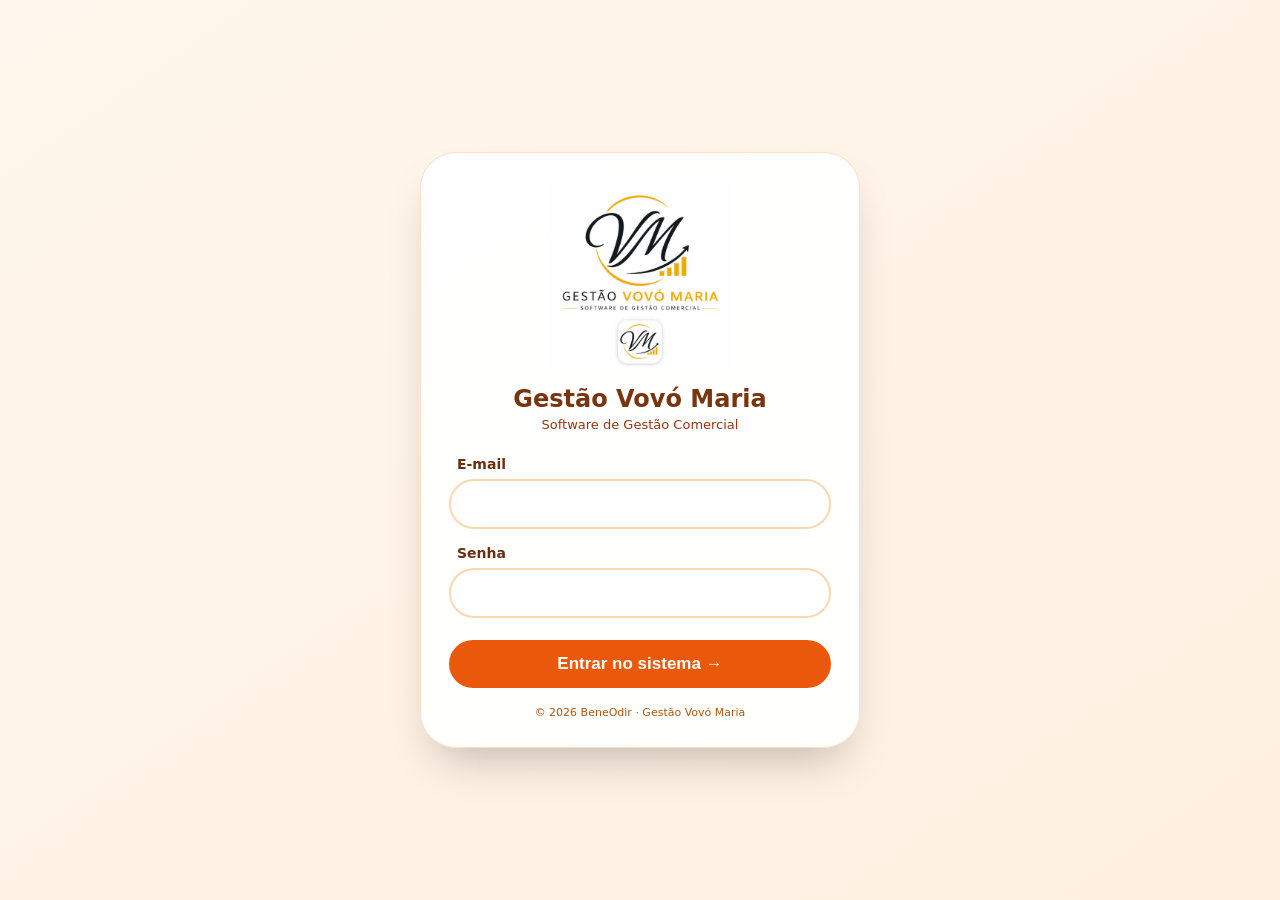
<file: frontend/produtos.html>
<!DOCTYPE html>
<html lang="pt-br">
<head>
  <meta charset="UTF-8">
  <meta name="viewport" content="width=device-width, initial-scale=1.0">
  <link rel="manifest" href="manifest.json">
  <meta name="theme-color" content="#e9a900">
  <link rel="apple-touch-icon" href="images/icon-192.png">
  <title>Gestão Vovó Maria · Produtos</title>
  <style>
    *{box-sizing:border-box}body{font-family:'Segoe UI',system-ui,sans-serif;background:#FFF7ED;color:#431407;margin:0;padding:16px}.wrap{max-width:780px;margin:auto}.card{background:#fff;border:1px solid #FED7AA;border-radius:22px;padding:18px;margin-bottom:14px}.nav{display:flex;flex-wrap:wrap;gap:8px;margin-bottom:14px}.nav a,.btn{border:0;border-radius:999px;padding:11px 15px;background:#EA580C;color:#fff;text-decoration:none;font-weight:800;cursor:pointer}.nav a{background:#7C2D12}.grid{display:grid;grid-template-columns:2fr 1fr 1fr;gap:10px}input,select{width:100%;padding:12px;border:2px solid #FED7AA;border-radius:16px;font-size:16px}.produto{display:grid;grid-template-columns:1fr auto;gap:10px;align-items:center}.muted{color:#78716C}.status{padding:12px;border-radius:16px;background:#FEF3C7;margin-bottom:12px}.status.ok{background:#D1FAE5}.status.err{background:#FEE2E2}.editando{padding:10px 12px;border-radius:14px;background:#FFEDD5;color:#9A3412;font-weight:800;margin-bottom:12px}.acoes-form{display:flex;flex-wrap:wrap;gap:8px;margin-top:12px}.btn.cancelar{background:#78716C}@media(max-width:620px){.grid,.produto{grid-template-columns:1fr}.btn{width:100%}}
  </style>
</head>
<body><main class="wrap">
  <nav class="nav"><a href="dashboard.html">Dashboard</a><a href="clientes.html">Clientes</a><a href="visita.html">Visita/Venda</a><a href="relatorio-dia.html">Relatórios</a></nav>
  <section class="card"><h1>Produtos</h1><p class="muted">Cadastro, preço e situação dos produtos.</p><div id="status" class="status">Carregando...</div>
    <form id="formProduto"><input id="produto_id" type="hidden"><div id="modoEdicao" class="editando" hidden></div><div class="grid">
      <input id="nome" required placeholder="Nome do produto">
      <input id="preco" required type="text" inputmode="decimal" placeholder="Preço: 70,00">
      <select id="ativo"><option value="ativo">Ativo</option><option value="inativo">Inativo</option></select>
    </div><div class="acoes-form"><button class="btn" id="btnSalvar" type="submit">Salvar produto</button><button class="btn cancelar" id="btnCancelarEdicao" type="button" hidden>Cancelar edição</button></div></form>
  </section>
  <section id="lista"></section>
</main><script src="moeda.js"></script><script>
const API_URL="https://gestaovomaria-api.odir-bene12.workers.dev";
const token=localStorage.getItem("token");
const role=localStorage.getItem("vendedorRole");
if(!token){location.href="login.html"}else if(role!=="admin"){alert("Acesso restrito ao administrador.");location.href="dashboard.html"}
let produtos=[];
const dinheiro=formatarMoedaBR;
function status(msg,tipo=""){const el=document.getElementById("status");el.textContent=msg;el.className="status "+tipo}
async function api(path,opcoes={}){let r;try{r=await fetch(API_URL+path,{...opcoes,headers:{"Content-Type":"application/json","Authorization":"Bearer "+token,...opcoes.headers}})}catch(e){throw new Error(`Falha de conexão com a API: ${e.message}`)}const texto=await r.text();let d={};try{d=texto?JSON.parse(texto):{}}catch{d={error:texto||"Resposta inválida da API"}}if(!r.ok){const mensagem=d.error||d.message||"Erro na API";const detalhe=d.detalhe?` — ${d.detalhe}`:"";throw new Error(`HTTP ${r.status}: ${mensagem}${detalhe}`)}return d}
function normalizarProduto(p){return{...p,id:Number(p.id),preco:Number(p.preco??0),ativo:p.ativo}}
function rotuloAtivo(valor){if(valor==="ativo")return"Ativo";if(valor==="inativo")return"Inativo";return"Status inválido"}
function render(){document.getElementById("lista").innerHTML=produtos.map(p=>`<article class="card produto"><div><strong>${p.nome}</strong><br><span class="muted">${dinheiro(p.preco)} · ${rotuloAtivo(p.ativo)}</span></div><button class="btn" type="button" data-id="${p.id}">Editar</button></article>`).join("")||'<div class="card">Nenhum produto.</div>';document.querySelectorAll("[data-id]").forEach(b=>b.onclick=()=>editar(Number(b.dataset.id)))}
function limparEdicao(){const form=document.getElementById("formProduto");form.reset();document.getElementById("produto_id").value="";document.getElementById("preco").value=formatarMoedaBR(0);document.getElementById("modoEdicao").hidden=true;document.getElementById("modoEdicao").textContent="";document.getElementById("btnSalvar").textContent="Salvar produto";document.getElementById("btnCancelarEdicao").hidden=true}
function editar(id){const p=produtos.find(x=>x.id===id);if(!p){status("Produto não encontrado.","err");return}if(p.ativo!=="ativo"&&p.ativo!=="inativo"){status("O produto possui status inválido e não pode ser editado.","err");return}document.getElementById("produto_id").value=p.id;document.getElementById("nome").value=p.nome;document.getElementById("preco").value=formatarMoedaBR(p.preco);document.getElementById("ativo").value=p.ativo;document.getElementById("modoEdicao").textContent=`Editando produto #${p.id}`;document.getElementById("modoEdicao").hidden=false;document.getElementById("btnSalvar").textContent="Salvar alterações";document.getElementById("btnCancelarEdicao").hidden=false;scrollTo({top:0,behavior:"smooth"})}
async function carregar(){try{const resposta=await api("/api/produtos?todos=1");produtos=(Array.isArray(resposta)?resposta:[]).map(normalizarProduto);render();status(`${produtos.length} produto(s).`,"ok")}catch(e){status(e.message,"err")}}
document.getElementById("formProduto").onsubmit=async e=>{e.preventDefault();const id=Number(document.getElementById("produto_id").value||0);const preco=parseMoedaBR(document.getElementById("preco").value);const ativo=document.getElementById("ativo").value;if(!Number.isFinite(preco)||preco<0){status("Informe um preço válido e não negativo.","err");return}if(ativo!=="ativo"&&ativo!=="inativo"){status("Selecione um status válido.","err");return}const body={nome:document.getElementById("nome").value.trim(),preco,ativo};try{const resposta=await api(id?`/api/produtos/${id}`:"/api/produtos",{method:id?"PUT":"POST",body:JSON.stringify(body)});const produto=normalizarProduto(resposta.produto);if(id)produtos=produtos.map(p=>p.id===id?produto:p);else produtos.push(produto);produtos.sort((a,b)=>a.nome.localeCompare(b.nome,"pt-BR"));render();limparEdicao();status(id?"Produto atualizado.":"Produto cadastrado.","ok")}catch(err){status(err.message,"err")}};
document.getElementById("btnCancelarEdicao").onclick=()=>{limparEdicao();status("Edição cancelada.")};
aplicarMascaraMoeda(document.getElementById("preco"));
limparEdicao();
carregar();
</script></body></html>
</file>
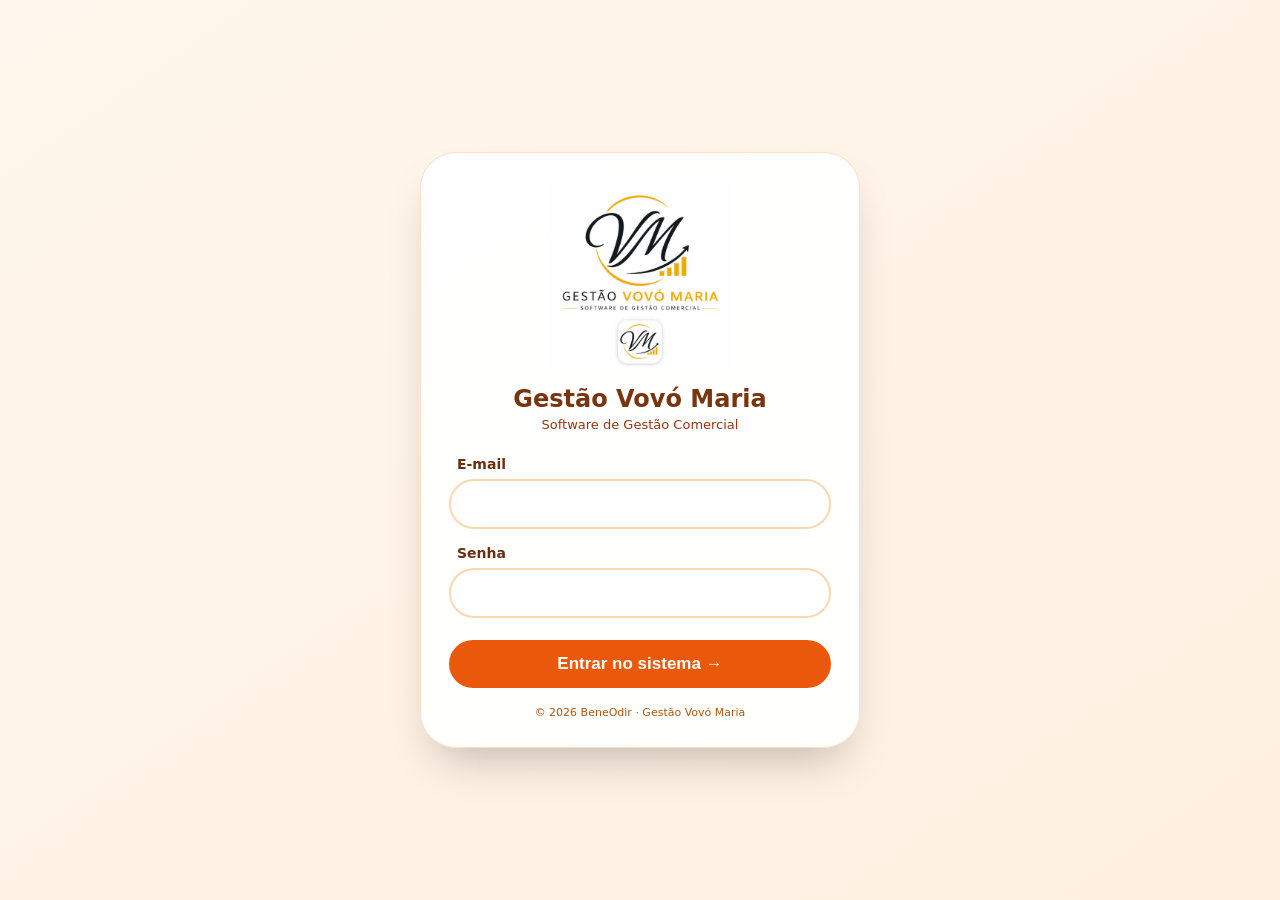
<file: frontend/relatorio-dia.html>
<!DOCTYPE html>
<html lang="pt-br">
<head>
  <meta charset="UTF-8">
  <meta name="viewport" content="width=device-width,initial-scale=1">
  <link rel="manifest" href="manifest.json">
  <meta name="theme-color" content="#e9a900">
  <link rel="apple-touch-icon" href="images/icon-192.png">
  <link rel="stylesheet" href="comprovante.css">
  <title>Gestão Vovó Maria · Relatórios</title>
  <style>
    *{box-sizing:border-box}body{font-family:'Segoe UI',system-ui,sans-serif;background:#F5F0E8;color:#431407;margin:0;padding:16px}.wrap{max-width:1040px;margin:auto}.card{background:#fff;border:1px solid #FED7AA;border-radius:20px;padding:16px;margin-bottom:12px}.nav,.acoes,.atalhos,.grid{display:flex;flex-wrap:wrap;gap:9px}.nav a,.btn{border:0;border-radius:999px;padding:11px 14px;background:#7C2D12;color:#fff;text-decoration:none;font-weight:800;cursor:pointer}.btn{background:#EA580C}.btn.sec{background:#FED7AA;color:#7C2D12}.btn.perigo{background:#B91C1C}.grid>*{flex:1;min-width:180px}input,select,textarea{width:100%;padding:11px;border:2px solid #FED7AA;border-radius:15px;font:inherit}textarea{min-height:90px;resize:vertical}.metricas{display:grid;grid-template-columns:repeat(auto-fit,minmax(145px,1fr));gap:10px}.metrica{background:#FFF7ED;border-radius:16px;padding:13px}.metrica strong{display:block;font-size:20px;color:#EA580C}.status{background:#FEF3C7;padding:12px;border-radius:15px;margin-bottom:12px}.status.ok{background:#D1FAE5}.status.err{background:#FEE2E2}table{width:100%;border-collapse:collapse}th,td{text-align:left;padding:8px;border-bottom:1px solid #FED7AA;vertical-align:top}.empresa{font-weight:900;color:#78350F}.cabecalho-relatorio{display:flex;justify-content:space-between;gap:16px;align-items:start}.caixa-dinheiro{border:3px solid #15803D;background:#F0FDF4}.caixa-dinheiro h2{color:#166534}.valor-entregar{text-align:center;background:#166534;color:#fff;border-radius:18px;padding:16px;margin:12px 0}.valor-entregar span{display:block;font-weight:900}.valor-entregar strong{display:block;font-size:clamp(28px,7vw,44px)}.modal{position:fixed;inset:0;background:#0008;display:grid;place-items:center;padding:16px;z-index:10}.modal[hidden]{display:none}.ticket{background:#fff;max-width:620px;width:100%;max-height:90vh;overflow:auto;padding:22px;border-radius:20px}.ticket-item{display:flex;justify-content:space-between;gap:12px;border-bottom:1px dashed #ccc;padding:7px 0}.right{text-align:right}.venda-nao{color:#78716C}.aviso-exclusao{background:#FEE2E2;border:1px solid #FCA5A5;border-radius:15px;padding:12px;margin-top:16px}.areas-relatorio{display:grid;grid-template-columns:repeat(5,minmax(0,1fr));gap:9px}.area-relatorio-tab{width:100%;background:#fff;border:2px solid #FED7AA;color:#7C2D12}.area-relatorio-tab[aria-selected="true"]{background:#EA580C;border-color:#EA580C;color:#fff}@media(max-width:700px){table{font-size:12px}.cabecalho-relatorio{display:block}.tabela-scroll{overflow:auto}}@media(max-width:460px){.areas-relatorio{grid-template-columns:repeat(2,minmax(0,1fr))}.area-relatorio-tab:last-child{grid-column:1/-1}}
    @page{size:A4;margin:12mm}
    @media print{
      body{background:#fff;padding:0;font-size:10pt}.nao-imprimir,.nav,.filtros,.acoes,.status,.btn{display:none!important}.wrap{max-width:none}.card{border:0;border-radius:0;padding:5px 0;margin:0 0 8px;break-inside:avoid}.conteudo-relatorio,.painel-relatorio{display:block!important}.metricas{grid-template-columns:repeat(4,1fr)}table{font-size:8.5pt}th,td{padding:4px}.modal{display:none!important}
      body.imprimindo-comprovante #areaImpressaoComprovante{display:block!important}
    }
  </style>
</head>
<body><main class="wrap">
  <nav class="nav nao-imprimir"><a href="dashboard.html">Dashboard</a><a href="clientes.html">Clientes</a><a href="visita.html">Visita/Venda</a><a id="navProdutos" href="produtos.html">Produtos</a><a href="#" id="sair">Sair</a></nav>
  <section class="card filtros nao-imprimir"><h1 id="tituloTela">Relatório</h1><div id="filtrosAdmin" class="grid"><label>Visão<select id="visao"><option value="geral">Geral</option><option value="vendedor">Por vendedor</option><option value="teste">Registros de teste</option></select></label><label id="campoVendedor" hidden>Vendedor<select id="vendedor_id"><option value="">Selecione</option></select></label><label id="campoOrigem">Origem<select id="origem"><option value="todos">Todos</option><option value="administracao">Administração / Loja</option><option value="vendedores">Vendedores de campo</option></select></label></div><div class="grid"><label>Data inicial<input id="data_inicial" type="date"></label><label>Data final<input id="data_final" type="date"></label></div><div class="atalhos"><button class="btn" data-periodo="hoje">Hoje</button><button class="btn" data-periodo="semana">Esta semana</button><button class="btn" data-periodo="mes">Este mês</button><button class="btn" id="buscar">Gerar relatório</button></div></section>
  <div id="status" class="status nao-imprimir">Escolha o período.</div>
  <section id="resultado" class="conteudo-relatorio" hidden>
    <header class="card cabecalho-relatorio"><div><div class="empresa">Vovó Maria Pães e Biscoitos</div><h1 id="tituloRelatorio"></h1><div id="periodoRelatorio"></div></div><div class="right"><strong id="usuarioRelatorio"></strong><br><span id="geradoEm"></span></div></header>
    <div class="acoes nao-imprimir card"><button class="btn" id="compartilhar">Compartilhar relatório</button><button class="btn sec" id="copiar">Copiar resumo</button><button class="btn" id="imprimir">Imprimir / Salvar em PDF</button></div>
    <nav class="areas-relatorio card nao-imprimir" role="tablist" aria-label="Áreas do relatório">
      <button type="button" class="btn area-relatorio-tab" id="abaResumo" role="tab" aria-selected="true" aria-controls="painelResumo">Resumo</button>
      <button type="button" class="btn area-relatorio-tab" id="abaProdutos" role="tab" aria-selected="false" aria-controls="painelProdutos" tabindex="-1">Produtos</button>
      <button type="button" class="btn area-relatorio-tab" id="abaClientes" role="tab" aria-selected="false" aria-controls="painelClientes" tabindex="-1">Clientes</button>
      <button type="button" class="btn area-relatorio-tab" id="abaVendas" role="tab" aria-selected="false" aria-controls="painelVendas" tabindex="-1">Vendas</button>
      <button type="button" class="btn area-relatorio-tab" id="abaCanceladas" role="tab" aria-selected="false" aria-controls="painelCanceladas" tabindex="-1">Canceladas</button>
    </nav>
    <div id="painelResumo" class="painel-relatorio" role="tabpanel" aria-labelledby="abaResumo">
    <div id="metricas" class="card metricas"></div>
    <section id="secaoComissao" class="card" hidden><h2>Produção e comissão estimada</h2><div id="comissao" class="metricas"></div></section>
    <section id="secaoDinheiro" class="card caixa-dinheiro" hidden><h2>FECHAMENTO DE DINHEIRO DO VENDEDOR</h2><div class="valor-entregar"><span>A ENTREGAR EM DINHEIRO</span><strong id="valorEntregar"></strong></div><div id="dinheiroMetricas" class="metricas"></div></section>
    <section id="secaoOutrasFormas" class="card" hidden><h2>RECEBIMENTOS BANCÁRIOS E A PRAZO</h2><p>Participam do faturamento e da comissão, mas não do dinheiro físico a entregar.</p><div id="outrasFormas" class="tabela-scroll"></div></section>
    <section class="card"><h2>Fechamento por forma de pagamento</h2><div id="formas" class="tabela-scroll"></div></section>
    <section id="secaoVendedores" class="card"><h2>Resumo por vendedor</h2><div id="vendedores" class="tabela-scroll"></div></section>
    </div>
    <div id="painelProdutos" class="painel-relatorio" role="tabpanel" aria-labelledby="abaProdutos" hidden>
    <section class="card"><h2>Produtos vendidos</h2><div id="produtos" class="tabela-scroll"></div></section>
    </div>
    <div id="painelClientes" class="painel-relatorio" role="tabpanel" aria-labelledby="abaClientes" hidden>
    <section class="card"><h2>Clientes atendidos</h2><div id="clientes" class="tabela-scroll"></div></section>
    </div>
    <div id="painelVendas" class="painel-relatorio" role="tabpanel" aria-labelledby="abaVendas" hidden>
    <section class="card"><h2>Vendas do período</h2><div id="vendas" class="tabela-scroll"></div></section>
    </div>
    <div id="painelCanceladas" class="painel-relatorio" role="tabpanel" aria-labelledby="abaCanceladas" hidden>
    <section class="card"><h2>Vendas canceladas (histórico)</h2><div id="vendasCanceladas" class="tabela-scroll"></div></section>
    </div>
  </section>
</main>
<div id="modalTicket" class="modal" hidden><article class="ticket"><div id="ticketConteudo"></div><div class="acoes comprovante-acoes nao-imprimir"><button class="btn" id="compartilharTicket">Compartilhar comprovante</button><button class="btn sec" id="copiarTicket">Copiar texto</button><button class="btn" id="imprimirTicket">Imprimir comprovante</button><button class="btn sec" id="fecharTicket">Fechar</button></div></article></div>
<div id="modalGerenciar" class="modal" hidden><article class="ticket"><h2 id="gerenciarTitulo">Gerenciar visita</h2><div id="gerenciarIdentificacao"></div><div id="erroGerenciar" class="status err" role="alert" hidden></div><form id="formGerenciar"><div class="grid"><label>Data<input id="gerenciarData" type="date" required></label><label>Forma de pagamento<input id="gerenciarForma" required></label><label>Valor recebido<input id="gerenciarRecebido" type="text" inputmode="decimal" required></label><label>Desconto<input id="gerenciarDesconto" type="text" inputmode="decimal" required></label><label>Situação do pagamento<select id="gerenciarSituacao"><option value="pago">Pago</option><option value="parcial">Parcial</option><option value="pendente">Pendente</option><option value="sem_venda">Sem venda</option></select></label></div><label>Observação<textarea id="gerenciarObservacoes"></textarea></label><div id="gerenciarItens"></div><div class="acoes"><button class="btn" type="submit">Salvar alterações</button><button class="btn sec" id="cancelarGerenciar" type="button">Fechar</button></div></form><section class="aviso-exclusao"><strong>Cancelamento auditável</strong><p>A venda, seus itens, pagamentos e comprovante serão preservados. Movimentos de estoque serão estornados integralmente.</p><label>Motivo do cancelamento<textarea id="motivoCancelar"></textarea></label><label>Senha atual do administrador<input id="senhaExcluir" type="password" autocomplete="current-password"></label><label>Digite CANCELAR<input id="palavraExcluir" autocomplete="off"></label><button class="btn perigo" id="excluirDefinitivamente" type="button">Cancelar venda</button></section></article></div>
<script src="moeda.js"></script><script src="data-cuiaba.js"></script><script src="vendor/html2canvas-1.4.1.min.js"></script><script src="vendor/jspdf-2.5.2.umd.min.js"></script><script src="comprovante.js"></script><script>
const API_URL="https://gestaovomaria-api.odir-bene12.workers.dev";
const token=localStorage.getItem("token");
const role=localStorage.getItem("vendedorRole")||"vendedor";
const nome=localStorage.getItem("vendedorNome")||"Usuário";
if(!token)location.href="login.html";
if(role==="operacao"){
  alert("Relatórios gerenciais não estão disponíveis para o perfil Operação.");
  location.href="dashboard.html";
}
if(role!=="admin")document.getElementById("navProdutos").hidden=true;
let titulo=role==="admin"?"Relatório geral":"Relatório do vendedor";
document.getElementById("tituloTela").textContent=titulo;
if(role!=="admin")document.getElementById("filtrosAdmin").hidden=true;
const dinheiro=formatarMoedaBR;
let dadosAtuais=null;let textoAtual="";
let textoComprovanteAtual="";
let vendaComprovanteAtual=null;
function periodo(tipo,carregarApos=true){const agora=new Date(),hoje=obterDataLocalCuiaba(agora);let ini=hoje,fim=hoje;if(tipo==="semana")ini=somarDiasCuiaba(hoje,-((obterDiaSemanaCuiaba(agora)+6)%7));if(tipo==="mes"){ini=primeiroDiaMesCuiaba(hoje);fim=ultimoDiaMesCuiaba(hoje)}document.getElementById("data_inicial").value=ini;document.getElementById("data_final").value=fim;if(carregarApos)carregar()}
function setStatus(msg,tipo=""){const el=document.getElementById("status");el.textContent=msg;el.className="status nao-imprimir "+tipo}
function lista(data,campo){return Array.isArray(data?.[campo])?data[campo]:[]}
function tabela(cabecalho,linhas){if(!linhas.length)return "Nenhum registro.";return `<table><thead><tr>${cabecalho.map(x=>`<th>${x}</th>`).join("")}</tr></thead><tbody>${linhas.map(l=>`<tr>${l.map(x=>`<td>${x??""}</td>`).join("")}</tr>`).join("")}</tbody></table>`}
function pagamentosVenda(venda){return Array.isArray(venda?.pagamentos)?venda.pagamentos:[]}
function pagamentosHtml(venda){const pagamentos=pagamentosVenda(venda);return pagamentos.length?pagamentos.map(p=>`${escapar(p.forma)}: ${dinheiro(p.valor)}`).join("<br>"):escapar(venda.forma_pagamento||"Não informado")}
function metricas(resumo){const totalBruto=Number(resumo.total_bruto||0),descontos=Number(resumo.descontos||0),liquido=Number(resumo.valor_total||0),recebido=Number(resumo.total_recebido||0),pendente=Number(resumo.total_pendente||0),diferenca=liquido-recebido;const base=[["Visitas",resumo.visitas||0],["Vendas",resumo.compras||0],["Não compraram",resumo.sem_compra||0],["Total bruto",dinheiro(totalBruto)],["Descontos",dinheiro(descontos)],["Total líquido",dinheiro(liquido)],["Total recebido",dinheiro(recebido)],["Total pendente",dinheiro(pendente)],["Diferença",dinheiro(diferenca)],["Clientes atendidos",resumo.clientes_atendidos||0]];return base.map(([a,b])=>`<div class="metrica">${a}<strong>${b}</strong></div>`).join("")}
function montarResumoTexto(d){const r=d.resumo_vendedor||d.resumo_geral||d.resumo||{};const diferenca=Number(r.valor_total||0)-Number(r.total_recebido||0);const caixa=d.fechamento_dinheiro||{};return [`Vovó Maria Pães e Biscoitos`,titulo,`Período: ${d.data_inicial} a ${d.data_final}`,`Usuário: ${nome}`,`Visitas: ${r.visitas||0}`,`Vendas: ${r.compras||0}`,`Sem compra: ${r.sem_compra||0}`,`Total bruto: ${dinheiro(r.total_bruto)}`,`Descontos: ${dinheiro(r.descontos)}`,`Total líquido: ${dinheiro(r.valor_total)}`,`Total recebido: ${dinheiro(r.total_recebido)}`,`Total pendente: ${dinheiro(r.total_pendente)}`,`Diferença: ${dinheiro(diferenca)}`,d.visao==="vendedor"?`Fardos: ${r.total_fardos||0}`:"",d.visao==="vendedor"?`Comissão estimada: ${dinheiro(r.comissao_estimada)}`:"",d.visao==="vendedor"?`A entregar em dinheiro: ${dinheiro(caixa.valor_a_entregar)}`:""].filter(Boolean).join("\n")}
async function copiarParaAreaTransferencia(texto,mensagem){if(navigator.clipboard?.writeText)await navigator.clipboard.writeText(texto);else{const a=document.createElement("textarea");a.value=texto;document.body.appendChild(a);a.select();document.execCommand("copy");a.remove()}setStatus(mensagem,"ok")}
function copiarTextoComprovanteAtual(){return copiarParaAreaTransferencia(textoComprovanteAtual,"Texto do comprovante copiado.")}
async function compartilharComprovanteAtual(){if(!vendaComprovanteAtual)return;try{const resultado=await compartilharComprovantePdf(vendaComprovanteAtual,dinheiro,document.getElementById("ticketConteudo"));if(resultado.baixado)setStatus("Compartilhamento de arquivos indisponível; o PDF foi baixado.","ok")}catch(erro){setStatus(erro.message||"Não foi possível gerar o PDF.","err")}}
function imprimirComprovanteAtual(){imprimirComprovante(document.getElementById("ticketConteudo"))}
function copiarResumoRelatorio(){return copiarParaAreaTransferencia(textoAtual,"Resumo do relatório copiado.")}
async function compartilharRelatorioAtual(){if(navigator.share)await navigator.share({title:titulo,text:textoAtual});else await copiarResumoRelatorio()}
function imprimirRelatorioAtual(){window.print()}
function mostrarAreaRelatorio(area){
  const areas={resumo:"painelResumo",produtos:"painelProdutos",clientes:"painelClientes",vendas:"painelVendas",canceladas:"painelCanceladas"};
  const abas={resumo:"abaResumo",produtos:"abaProdutos",clientes:"abaClientes",vendas:"abaVendas",canceladas:"abaCanceladas"};
  Object.entries(areas).forEach(([nomeArea,id])=>{document.getElementById(id).hidden=nomeArea!==area});
  Object.entries(abas).forEach(([nomeArea,id])=>{const aba=document.getElementById(id),ativa=nomeArea===area;aba.setAttribute("aria-selected",String(ativa));aba.tabIndex=ativa?0:-1});
}
function renderizar(d){
  dadosAtuais=d;
  const r=d.resumo_vendedor||d.resumo_geral||d.resumo||{};
  const formas=lista(d,"formas_pagamento"),produtos=lista(d,"produtos"),visitas=lista(d,"visitas"),vendedores=lista(d,"resumo_vendedores");
  const porVendedor=d.visao==="vendedor",registrosTeste=d.registros_teste===true;
  titulo=registrosTeste?"Registros de teste":(porVendedor?`Relatório do vendedor: ${r.vendedor_nome||nome}`:"Relatório geral");
  const clientes=[...new Map(visitas.map(v=>[`${v.cliente_avulso_id?"A":"C"}:${v.cliente_avulso_id||v.cliente_id}`,v])).values()];
  document.getElementById("tituloRelatorio").textContent=titulo;
  document.getElementById("periodoRelatorio").textContent=`Período: ${d.data_inicial} a ${d.data_final}`;
  document.getElementById("usuarioRelatorio").textContent=role==="admin"?`Administrador: ${nome}`:`Vendedor: ${nome}`;
  const gerado=obterDataHoraLocalCuiaba();document.getElementById("geradoEm").textContent=`Gerado em ${gerado.data.split("-").reverse().join("/")} ${gerado.hora}`;
  document.getElementById("metricas").innerHTML=metricas(r);
  document.getElementById("formas").innerHTML=tabela(["Forma","Vendas","Total líquido","Recebido","Pendente"],formas.map(f=>[f.forma_pagamento,f.vendas,dinheiro(f.total),dinheiro(f.recebido),dinheiro(f.pendente)]));
  document.getElementById("secaoComissao").hidden=!porVendedor||d.vendedor?.role==="admin";
  document.getElementById("comissao").innerHTML=[["Total de fardos",r.total_fardos||0],[`Comissão (${dinheiro(r.comissao_por_fardo)} por fardo)`,dinheiro(r.comissao_estimada)]].map(([a,b])=>`<div class="metrica">${a}<strong>${b}</strong></div>`).join("");
  const caixa=d.fechamento_dinheiro||{};
  document.getElementById("secaoDinheiro").hidden=!porVendedor||d.vendedor?.role==="admin";
  document.getElementById("valorEntregar").textContent=dinheiro(caixa.valor_a_entregar);
  document.getElementById("dinheiroMetricas").innerHTML=[["Vendas em dinheiro",caixa.vendas_dinheiro||0],["Total líquido em dinheiro",dinheiro(caixa.total_liquido_dinheiro)],["Recebido em dinheiro",dinheiro(caixa.valor_recebido_dinheiro)],["Pendente em dinheiro",dinheiro(caixa.total_pendente_dinheiro)],["Diferença de caixa",dinheiro(caixa.diferenca_caixa)]].map(([a,b])=>`<div class="metrica">${a}<strong>${b}</strong></div>`).join("");
  const outras=lista(d,"outras_formas_pagamento");
  document.getElementById("secaoOutrasFormas").hidden=!porVendedor||d.vendedor?.role==="admin";
  document.getElementById("outrasFormas").innerHTML=tabela(["Forma","Vendas","Total líquido","Recebido","Pendente"],outras.map(f=>[f.forma_pagamento,f.vendas,dinheiro(f.total_liquido),dinheiro(f.valor_recebido),dinheiro(f.valor_pendente)]));
  document.getElementById("produtos").innerHTML=tabela(["Produto","Quantidade","Subtotal bruto"],produtos.map(p=>[p.produto_nome,p.quantidade,dinheiro(p.total)]));
  document.getElementById("clientes").innerHTML=tabela(["Cliente","Vendedor","Último atendimento"],clientes.map(v=>[v.cliente_nome,v.vendedor_nome||nome,v.data_visita]));
  document.getElementById("secaoVendedores").hidden=role!=="admin";
  document.getElementById("vendedores").innerHTML=tabela(["Vendedor","Visitas","Vendas","Bruto","Descontos","Líquido","Recebido","Pendente"],vendedores.map(v=>[v.vendedor_nome,v.visitas,v.vendas,dinheiro(v.total_bruto),dinheiro(v.descontos),dinheiro(v.total_liquido),dinheiro(v.total_recebido),dinheiro(v.total_pendente)]));
  document.getElementById("vendas").innerHTML=tabela(["Visita","Data","Cliente","Vendedor","Canal","Estoque","Comprou","Total","Recebido","Pendente","Forma","Situação","Ações"],visitas.map(v=>{
    const ticket=v.comprou==="sim"?`<button class="btn sec" type="button" data-ticket="${v.id}">Ver ticket</button>`:"";
    const gerenciar=role==="admin"?`<button class="btn" type="button" data-gerenciar="${v.id}">Gerenciar</button>`:"";
    return [`#${v.id}`,v.data_visita,v.cliente_nome,v.vendedor_nome||nome,v.canal_venda||"LEGADO",v.estoque_status||"LEGADO",v.comprou,dinheiro(v.valor_total),dinheiro(v.valor_recebido),dinheiro(Number(v.valor_total||0)-Number(v.valor_recebido||0)),pagamentosHtml(v),v.situacao_pagamento,`${ticket} ${gerenciar}`];
  }));
  const canceladas=lista(d,"vendas_canceladas");
  document.getElementById("vendasCanceladas").innerHTML=tabela(["Venda","Data","Cliente","Vendedor","Total","Estoque","Motivo","Ações"],canceladas.map(v=>[`#${v.id}`,v.data_visita,v.cliente_nome,v.vendedor_nome||nome,dinheiro(v.valor_total),v.estoque_status,v.motivo_cancelamento||"",`<button class="btn sec" type="button" data-ticket-cancelado="${v.id}">Ver comprovante</button>`]));
  document.querySelectorAll("[data-ticket]").forEach(b=>b.onclick=()=>abrirTicket(Number(b.dataset.ticket)));
  document.querySelectorAll("[data-gerenciar]").forEach(b=>b.onclick=()=>abrirGerenciamento(Number(b.dataset.gerenciar)));
  document.querySelectorAll("[data-ticket-cancelado]").forEach(b=>b.onclick=()=>abrirTicket(Number(b.dataset.ticketCancelado)));
  textoAtual=montarResumoTexto(d);
  mostrarAreaRelatorio("resumo");
  document.getElementById("resultado").hidden=false;
  setStatus("Relatório gerado.","ok");
}
async function carregar(){const ini=document.getElementById("data_inicial").value,fim=document.getElementById("data_final").value;const params=new URLSearchParams({data_inicial:ini,data_final:fim});let endpoint="/api/relatorio-dia";if(role==="admin"){const visao=document.getElementById("visao").value;params.set("visao",visao);params.set("origem",document.getElementById("origem").value);const vendedor=document.getElementById("vendedor_id").value;if(vendedor)params.set("vendedor_id",vendedor);if(visao==="teste")endpoint="/api/relatorio-testes"}try{setStatus("Carregando...");const resp=await fetch(`${API_URL}${endpoint}?${params}`,{headers:{Authorization:"Bearer "+token}});const d=await resp.json().catch(()=>({}));if(!resp.ok)throw new Error(d.error||"Erro ao carregar relatório");renderizar(d)}catch(e){setStatus(e.message,"err")}}

async function carregarVendedores(){if(role!=="admin")return;try{const resp=await fetch(`${API_URL}/api/vendedores`,{headers:{Authorization:"Bearer "+token}});const dados=await resp.json();if(!resp.ok)throw new Error(dados.error||"Erro ao listar vendedores");const ativos=dados.filter(v=>v.status==="ativo"&&v.role==="vendedor");document.getElementById("vendedor_id").innerHTML='<option value="">Selecione</option>'+ativos.map(v=>`<option value="${Number(v.id)}">${escapar(v.nome)}</option>`).join("")}catch(e){setStatus(e.message,"err")}}
function atualizarFiltros(){const individual=document.getElementById("visao").value==="vendedor";document.getElementById("campoVendedor").hidden=!individual;document.getElementById("campoOrigem").hidden=individual;if(!individual)document.getElementById("vendedor_id").value=""}
function abrirTicket(id){const venda=[...lista(dadosAtuais,"visitas"),...lista(dadosAtuais,"vendas_canceladas")].find(v=>Number(v.id)===id);if(!venda)return;vendaComprovanteAtual=venda;const conteudo=document.getElementById("ticketConteudo");conteudo.innerHTML=criarComprovante(venda,dinheiro);textoComprovanteAtual=textoComprovante(venda,dinheiro);document.getElementById("modalTicket").hidden=false;prepararPdfComprovante(venda,dinheiro,conteudo)}
let visitaGerenciadaId=null;let chaveCancelamentoAtual=null;
function escapar(valor){return String(valor??"").replace(/[&<>"']/g,c=>({"&":"&amp;","<":"&lt;",">":"&gt;",'"':"&quot;","'":"&#39;"}[c]))}
async function apiAdmin(id,metodo,body){
  const resp=await fetch(`${API_URL}/api/admin/visitas/${id}`,{method:metodo,headers:{"Content-Type":"application/json",Authorization:"Bearer "+token},body:JSON.stringify(body)});
  const dados=await resp.json().catch(()=>({}));
  if(!resp.ok){const detalhe=dados.detalhe?` — ${dados.detalhe}`:"";throw new Error(`HTTP ${resp.status}: ${dados.error||"Erro na API"}${detalhe}`)}
  return dados;
}
function fecharGerenciamento(){
  visitaGerenciadaId=null;
  document.getElementById("formGerenciar").reset();
  document.getElementById("senhaExcluir").value="";
  document.getElementById("palavraExcluir").value="";
  document.getElementById("motivoCancelar").value="";
  mostrarErroGerenciamento();
  document.getElementById("modalGerenciar").hidden=true;
}
function mostrarErroGerenciamento(mensagem=""){
  const erro=document.getElementById("erroGerenciar");
  erro.textContent=mensagem;
  erro.hidden=!mensagem;
}
function abrirGerenciamento(id){
  if(role!=="admin")return;
  const visita=lista(dadosAtuais,"visitas").find(v=>Number(v.id)===id);
  if(!visita){setStatus("Visita não encontrada no relatório.","err");return}
  visitaGerenciadaId=id;
  chaveCancelamentoAtual=crypto.randomUUID();
  mostrarErroGerenciamento();
  document.getElementById("gerenciarTitulo").textContent=`Gerenciar visita #${id}`;
  document.getElementById("gerenciarIdentificacao").innerHTML=`<p><strong>Vendedor:</strong> ${escapar(visita.vendedor_nome||nome)}<br><strong>Cliente:</strong> ${escapar(visita.cliente_nome)}<br><strong>Comprou:</strong> ${escapar(visita.comprou)}<br><strong>Total atual:</strong> ${dinheiro(visita.valor_total)}</p>`;
  document.getElementById("gerenciarData").value=visita.data_visita||"";
  document.getElementById("gerenciarForma").value=visita.forma_pagamento||"não informado";
  document.getElementById("gerenciarRecebido").value=formatarMoedaBR(visita.valor_recebido||0);
  document.getElementById("gerenciarDesconto").value=formatarMoedaBR(visita.desconto||0);
  document.getElementById("gerenciarObservacoes").value=visita.observacoes||"";
  document.getElementById("gerenciarSituacao").value=visita.situacao_pagamento||"pendente";
  const itens=Array.isArray(visita.itens)?visita.itens:[];
  document.getElementById("gerenciarItens").innerHTML=`<h3>Produtos</h3>${itens.map(i=>`<div class="ticket-item"><span>${escapar(i.produto_nome)}<br>${escapar(i.quantidade)} × ${dinheiro(i.preco_unitario)}</span><strong>${dinheiro(i.subtotal)}</strong></div>`).join("")||"<p>Nenhum item.</p>"}`;
  document.getElementById("modalGerenciar").hidden=false;
}
document.getElementById("formGerenciar").onsubmit=async evento=>{
  evento.preventDefault();
  if(role!=="admin"||!visitaGerenciadaId)return;
  const valorRecebido=parseMoedaBR(document.getElementById("gerenciarRecebido").value),desconto=parseMoedaBR(document.getElementById("gerenciarDesconto").value);if(!Number.isFinite(valorRecebido)||valorRecebido<0||!Number.isFinite(desconto)||desconto<0){setStatus("Informe valores monetários válidos e não negativos.","err");return}const body={data_visita:document.getElementById("gerenciarData").value,observacoes:document.getElementById("gerenciarObservacoes").value,forma_pagamento:document.getElementById("gerenciarForma").value,valor_recebido:valorRecebido,desconto,situacao_pagamento:document.getElementById("gerenciarSituacao").value};
  try{await apiAdmin(visitaGerenciadaId,"PUT",body);fecharGerenciamento();await carregar();setStatus("Visita atualizada e relatório recalculado.","ok")}catch(err){setStatus(err.message,"err")}
};
document.getElementById("excluirDefinitivamente").onclick=async()=>{
  if(role!=="admin"||!visitaGerenciadaId)return;
  const senha=document.getElementById("senhaExcluir").value;
  const confirmacao=document.getElementById("palavraExcluir").value.trim().toUpperCase();
  const motivo_cancelamento=document.getElementById("motivoCancelar").value.trim();
  if(!motivo_cancelamento){mostrarErroGerenciamento("Informe o motivo do cancelamento.");return}
  if(!confirm("Cancelar esta venda e estornar integralmente seus movimentos de estoque?"))return;
  const botao=document.getElementById("excluirDefinitivamente");
  mostrarErroGerenciamento();
  botao.disabled=true;
  try{const retorno=await apiAdmin(visitaGerenciadaId,"DELETE",{senha,confirmacao,motivo_cancelamento,chave_idempotencia:chaveCancelamentoAtual});fecharGerenciamento();await carregar();setStatus(retorno.mensagem||"Venda cancelada.","ok")}catch(err){mostrarErroGerenciamento(err.message);setStatus(err.message,"err")}finally{botao.disabled=false}
};
document.getElementById("cancelarGerenciar").onclick=fecharGerenciamento;
aplicarMascaraMoeda(document.getElementById("gerenciarRecebido"));aplicarMascaraMoeda(document.getElementById("gerenciarDesconto"));
function inicializarDatasRelatorio(){periodo("hoje",false)}
function inicializarFiltroVisao(){const visao=document.getElementById("visao");visao.addEventListener("change",atualizarFiltros);atualizarFiltros()}
function inicializarTelaRelatorio(){
  document.getElementById("abaResumo").addEventListener("click",()=>mostrarAreaRelatorio("resumo"));
  document.getElementById("abaProdutos").addEventListener("click",()=>mostrarAreaRelatorio("produtos"));
  document.getElementById("abaClientes").addEventListener("click",()=>mostrarAreaRelatorio("clientes"));
  document.getElementById("abaVendas").addEventListener("click",()=>mostrarAreaRelatorio("vendas"));
  document.getElementById("abaCanceladas").addEventListener("click",()=>mostrarAreaRelatorio("canceladas"));
  document.querySelectorAll("[data-periodo]").forEach(botao=>botao.addEventListener("click",()=>periodo(botao.dataset.periodo)));
  document.getElementById("buscar").addEventListener("click",carregar);
  document.getElementById("copiar").addEventListener("click",copiarResumoRelatorio);
  document.getElementById("compartilhar").addEventListener("click",compartilharRelatorioAtual);
  document.getElementById("imprimir").addEventListener("click",imprimirRelatorioAtual);
  document.getElementById("fecharTicket").addEventListener("click",()=>document.getElementById("modalTicket").hidden=true);
  document.getElementById("copiarTicket").addEventListener("click",copiarTextoComprovanteAtual);
  document.getElementById("compartilharTicket").addEventListener("click",compartilharComprovanteAtual);
  document.getElementById("imprimirTicket").addEventListener("click",imprimirComprovanteAtual);
  document.getElementById("sair").addEventListener("click",evento=>{evento.preventDefault();localStorage.clear();location.href="login.html"});
  inicializarFiltroVisao();
  inicializarDatasRelatorio();
  carregarVendedores();
  carregar();
}
if(document.readyState==="loading")document.addEventListener("DOMContentLoaded",inicializarTelaRelatorio,{once:true});else inicializarTelaRelatorio();
</script></body></html>
</file>
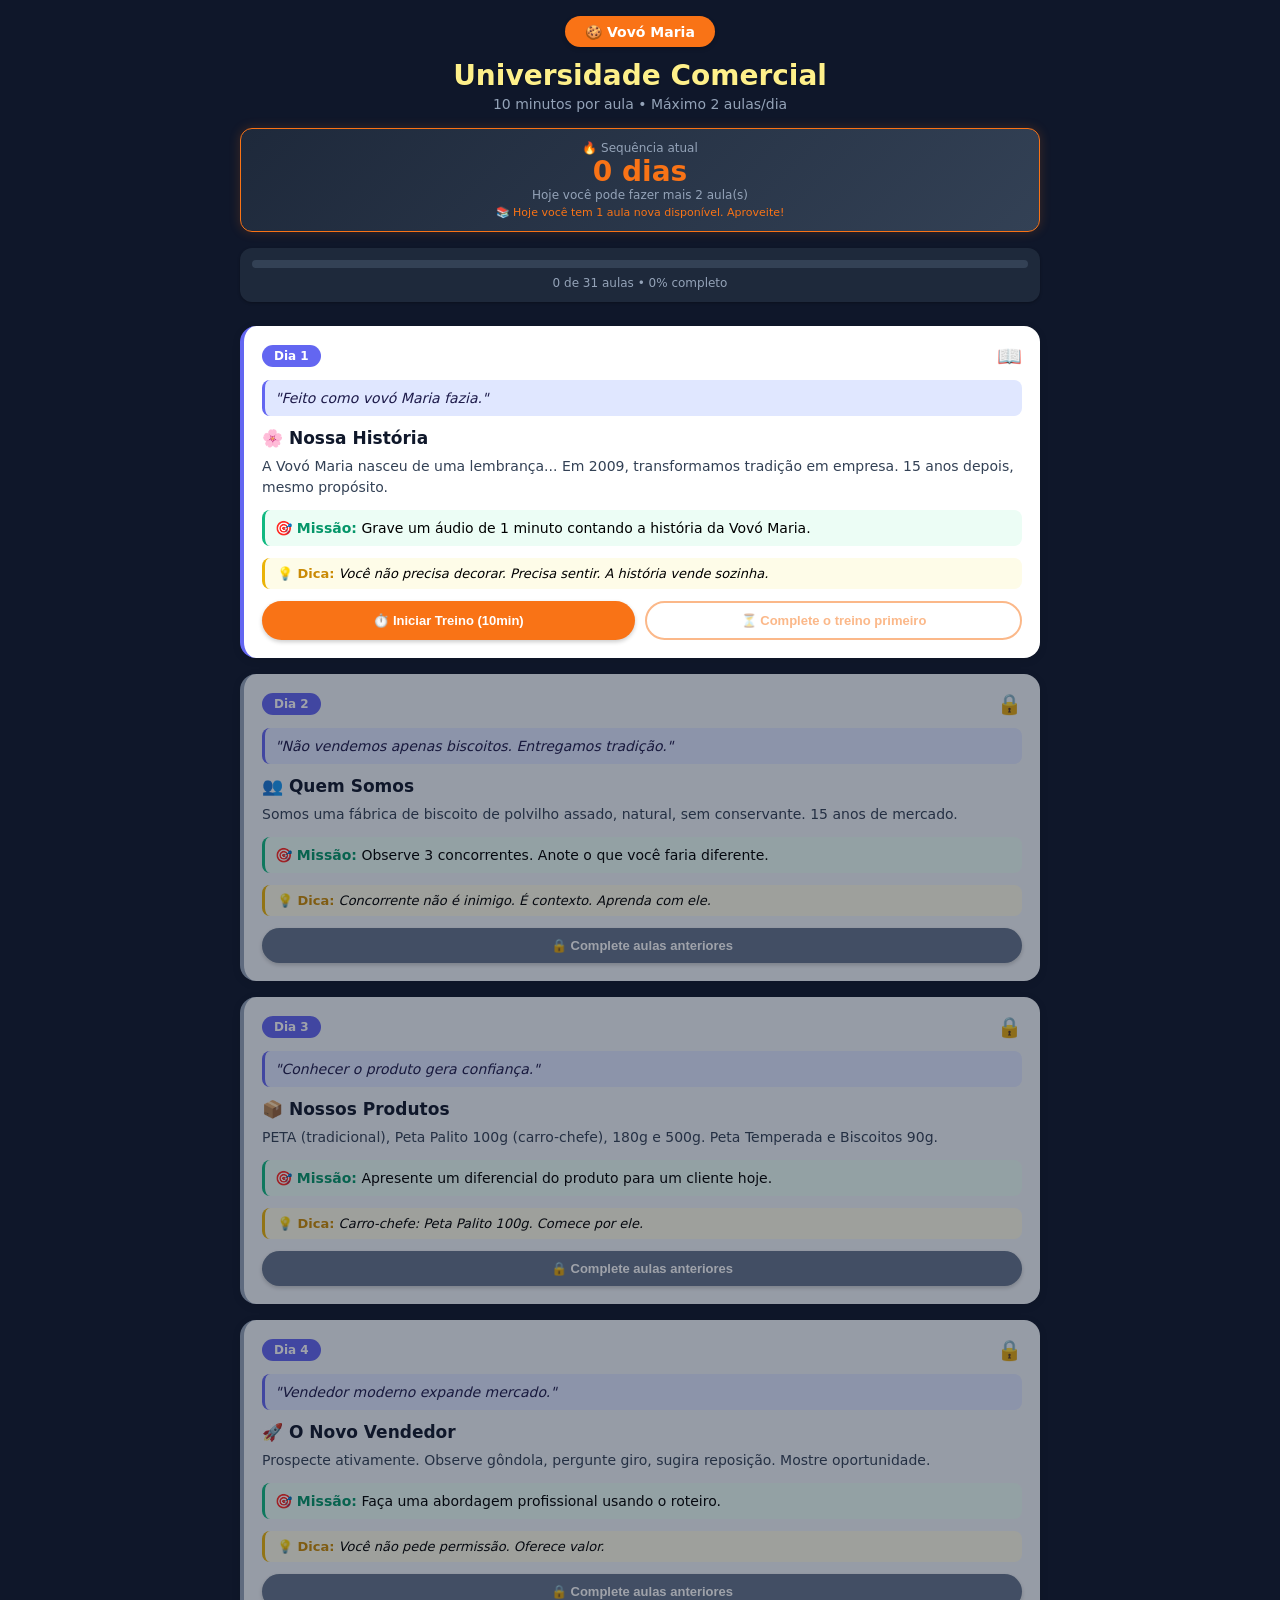
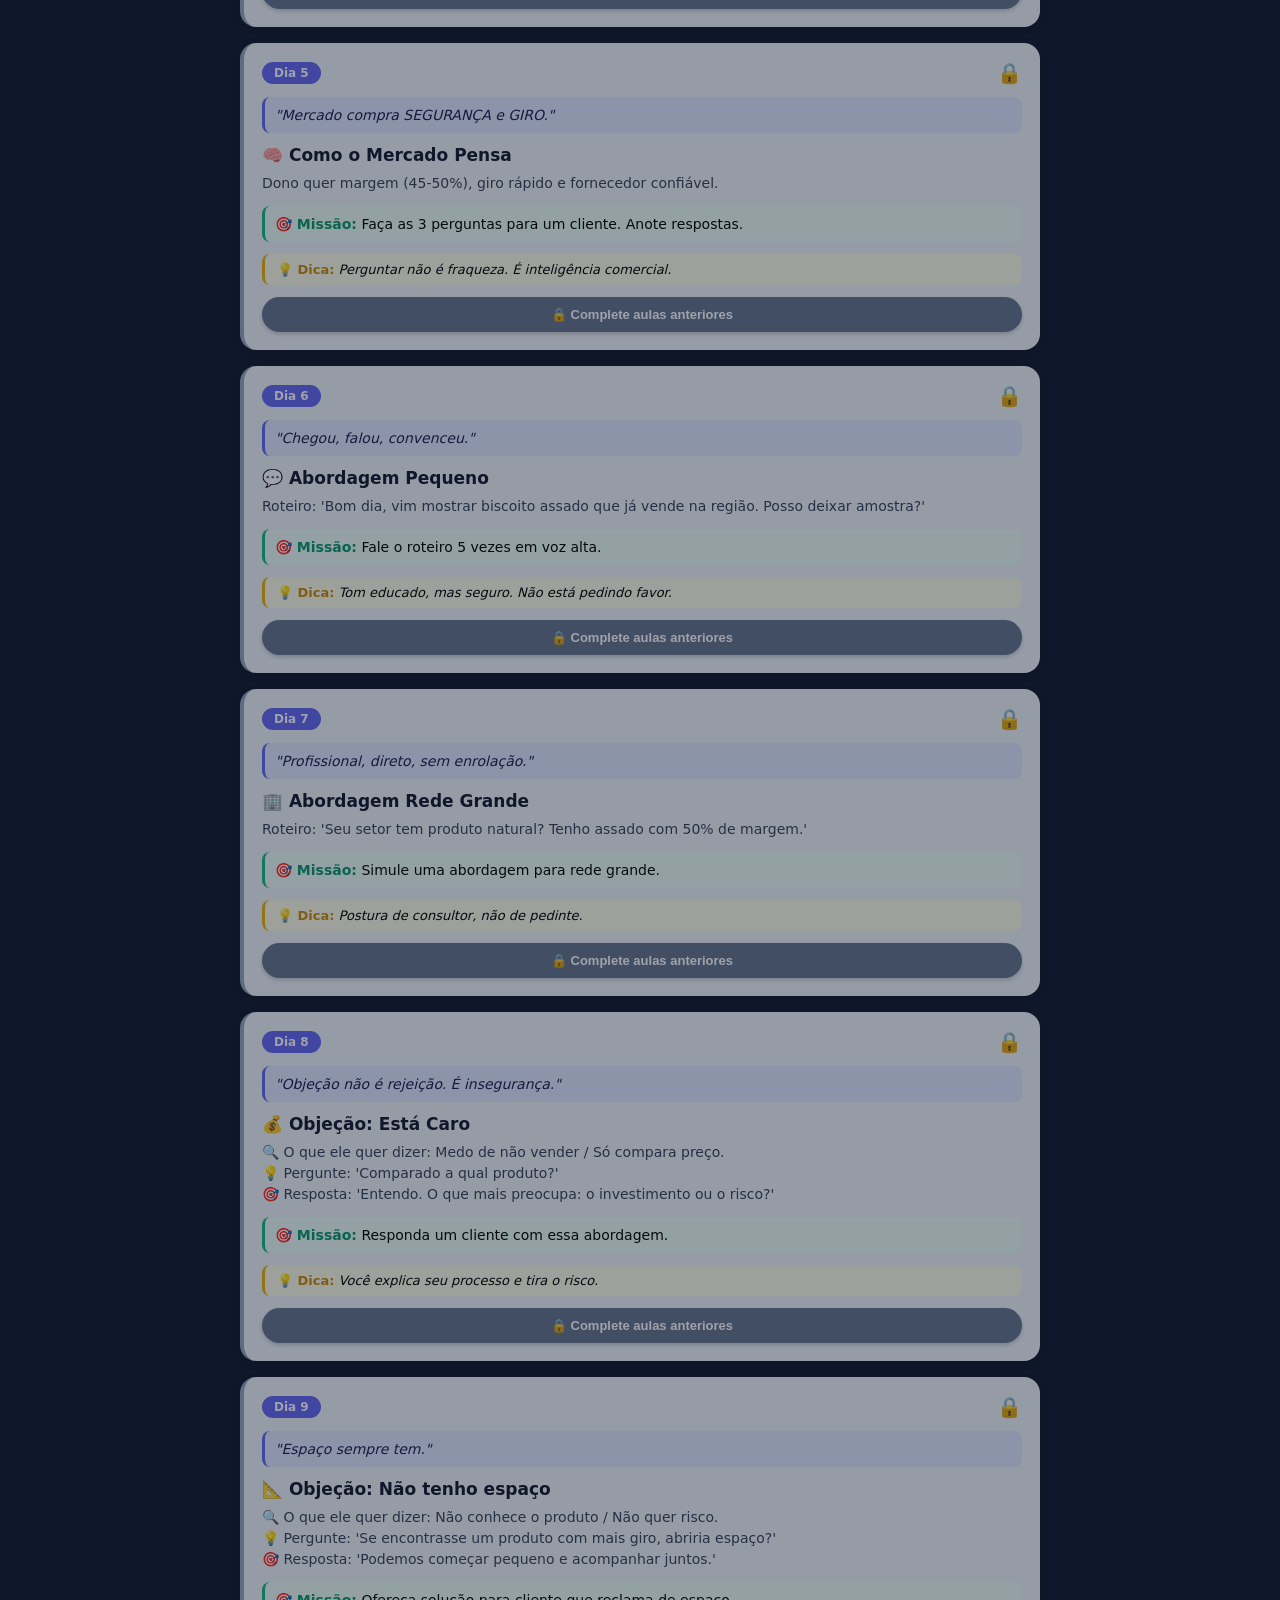
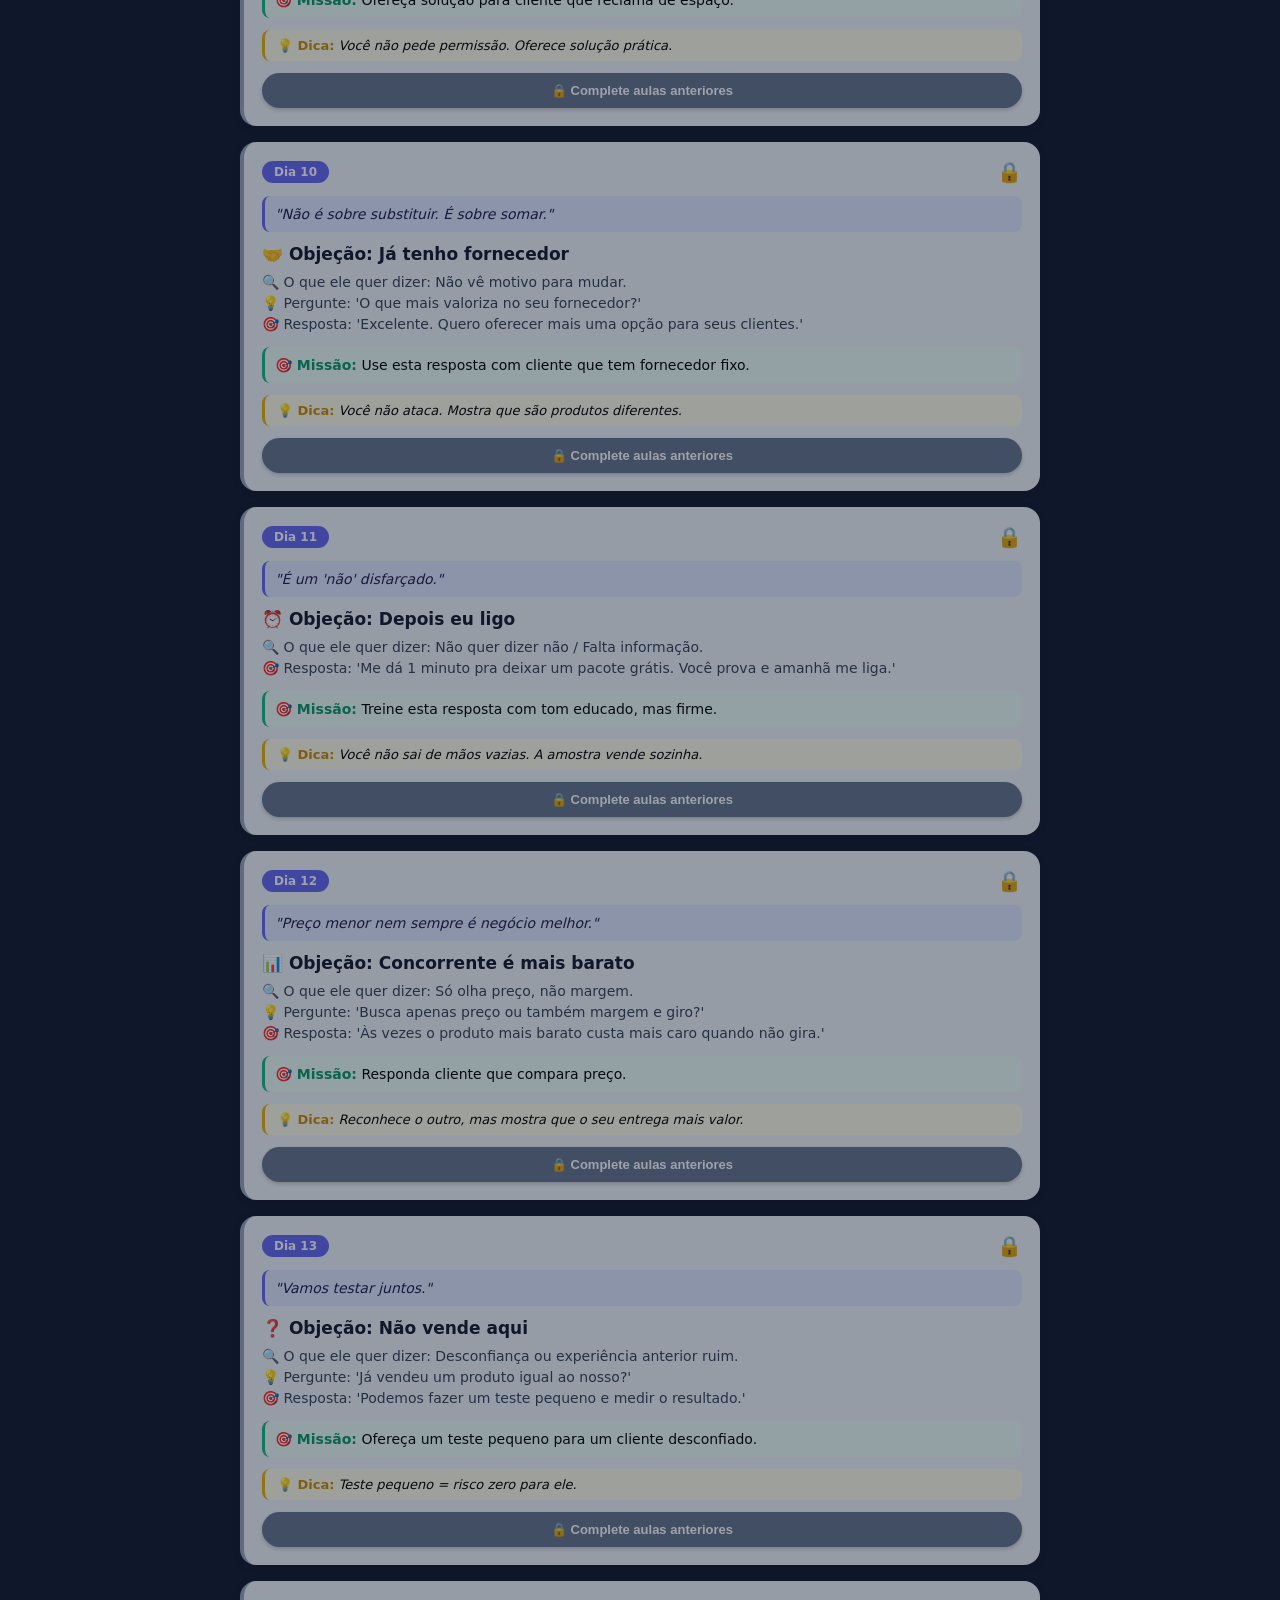
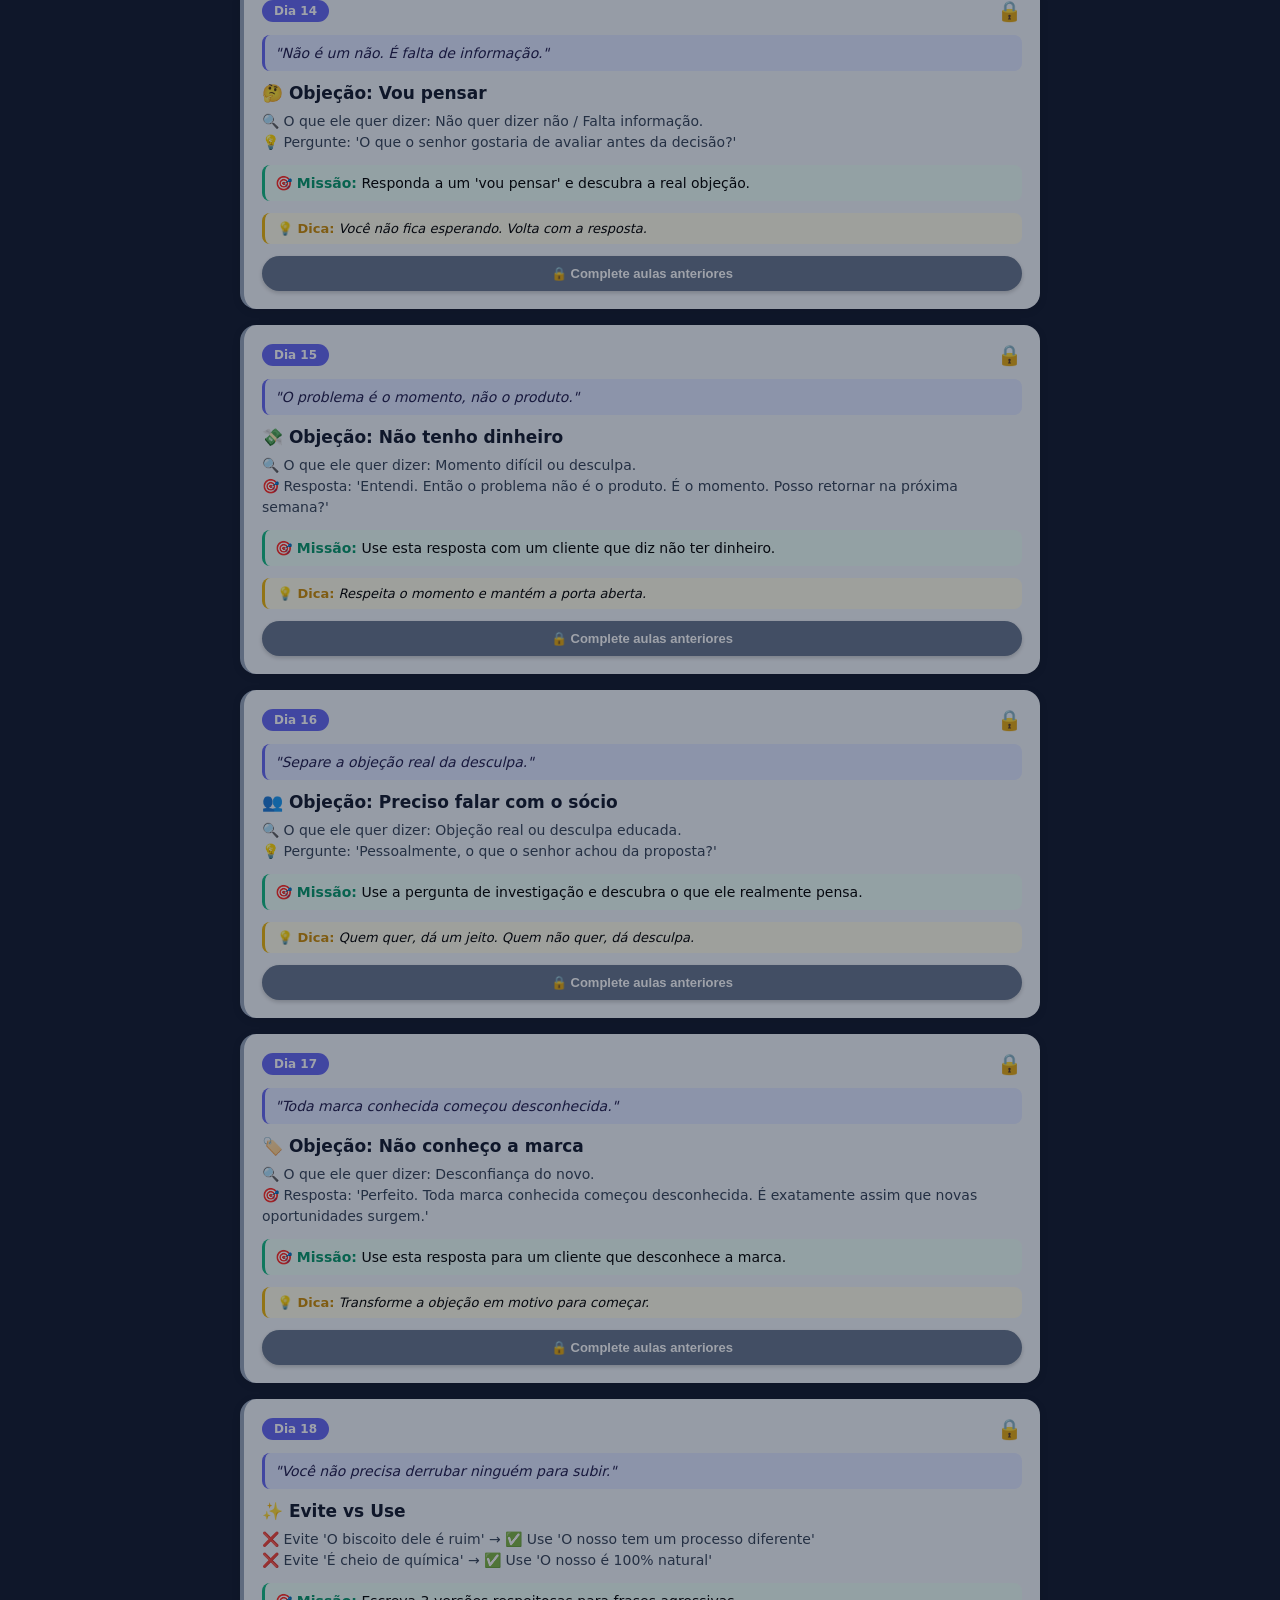
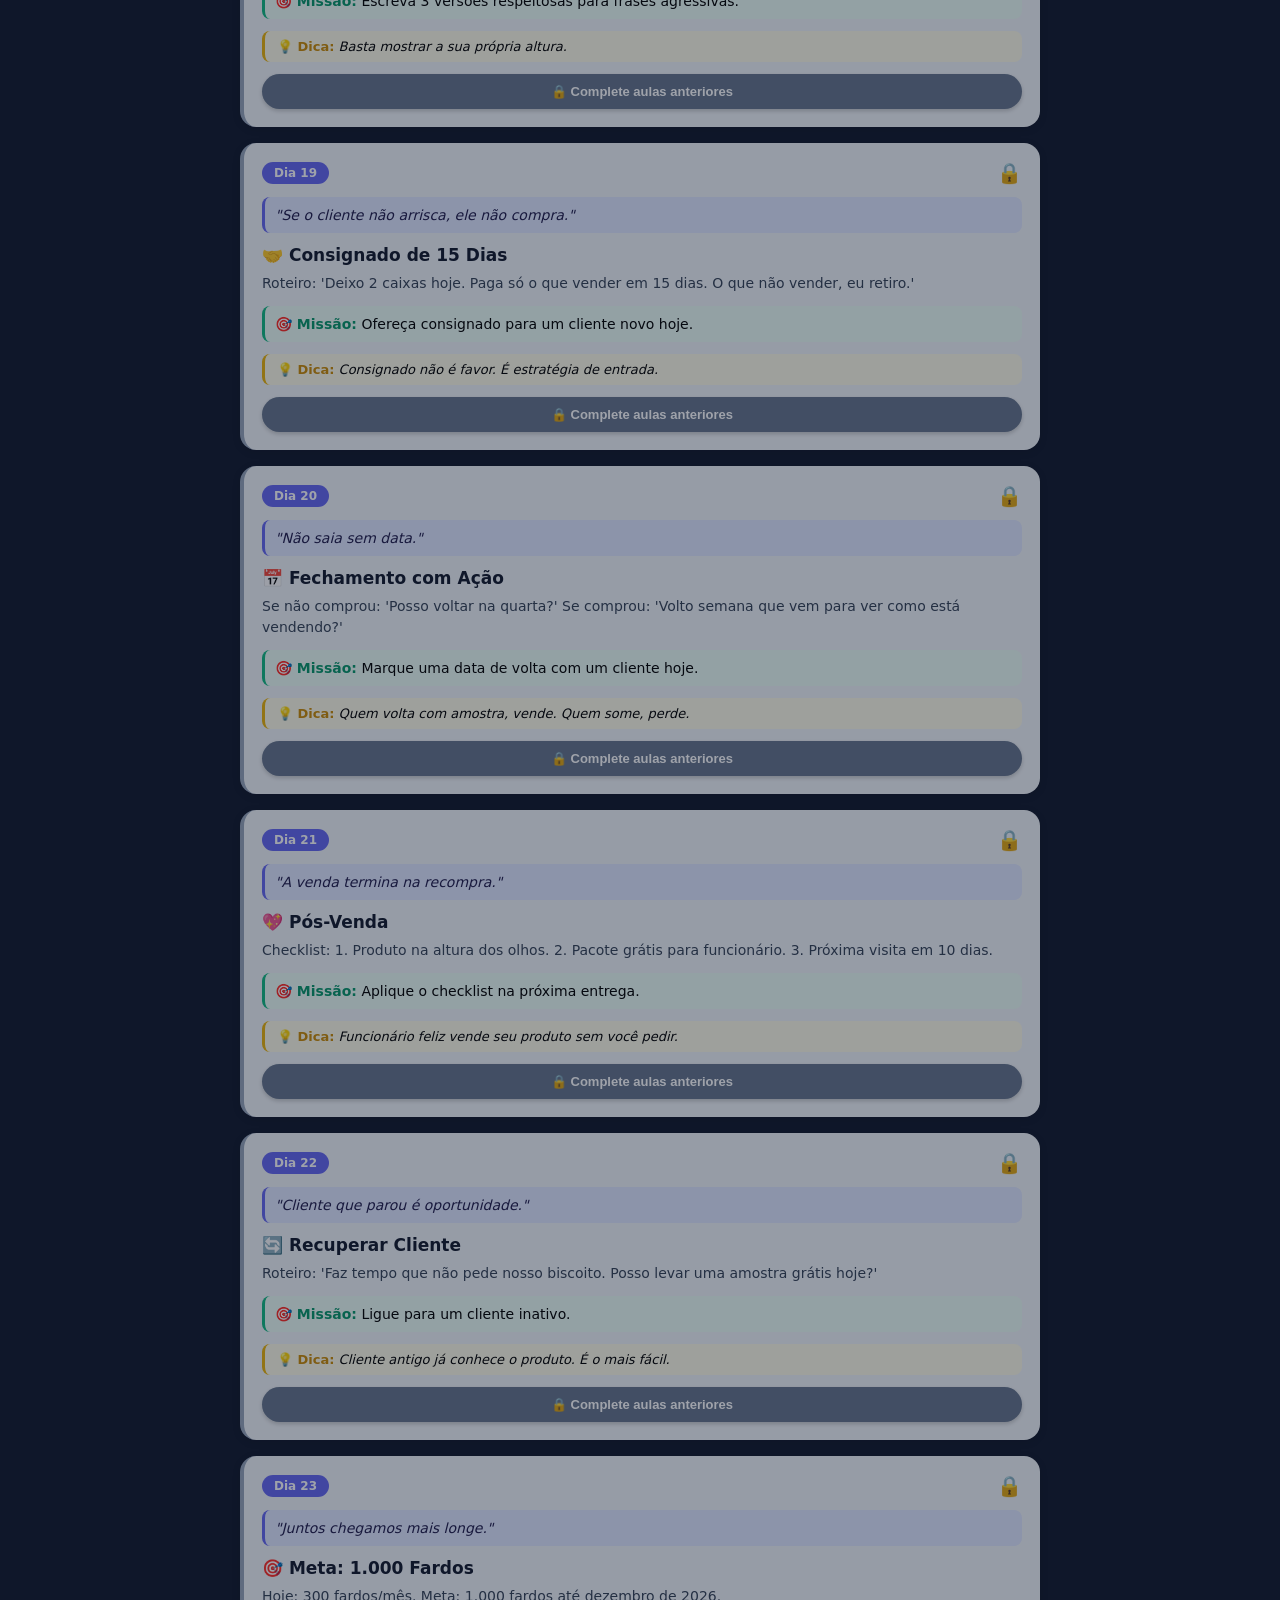
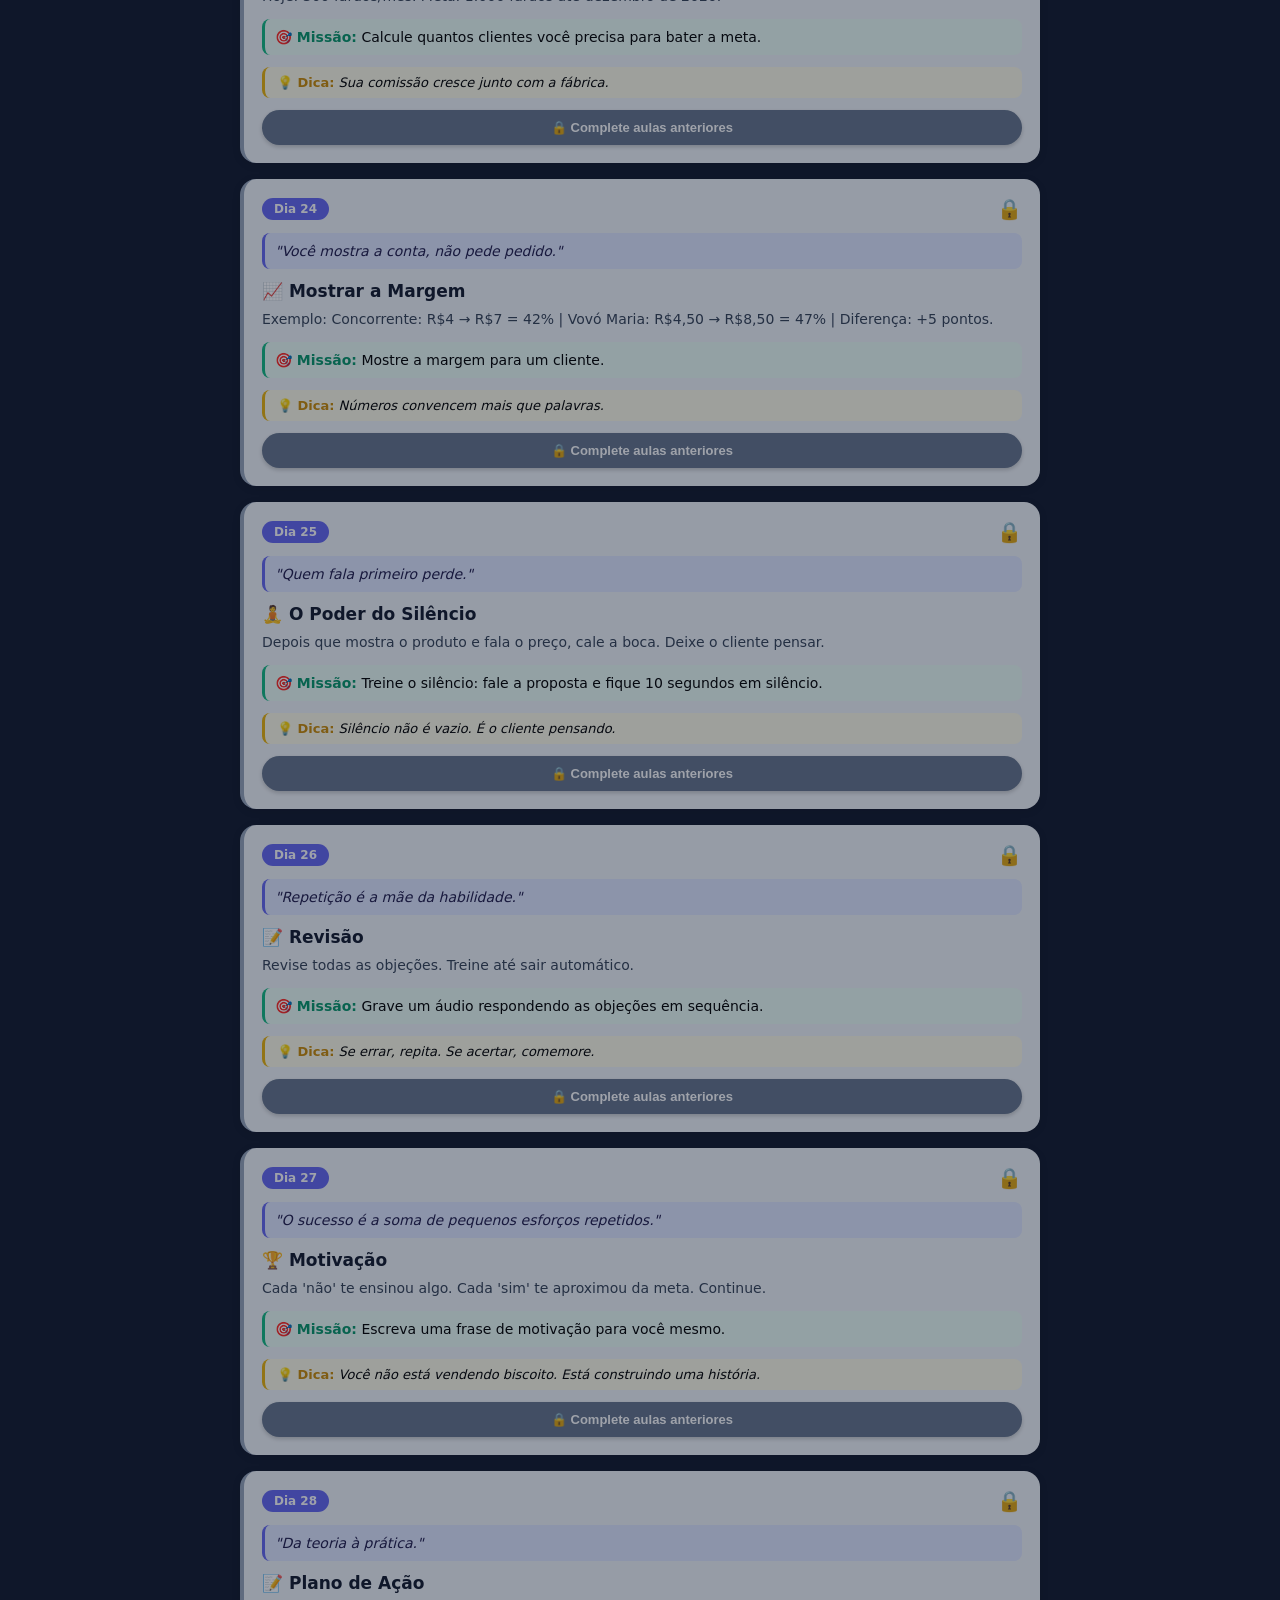
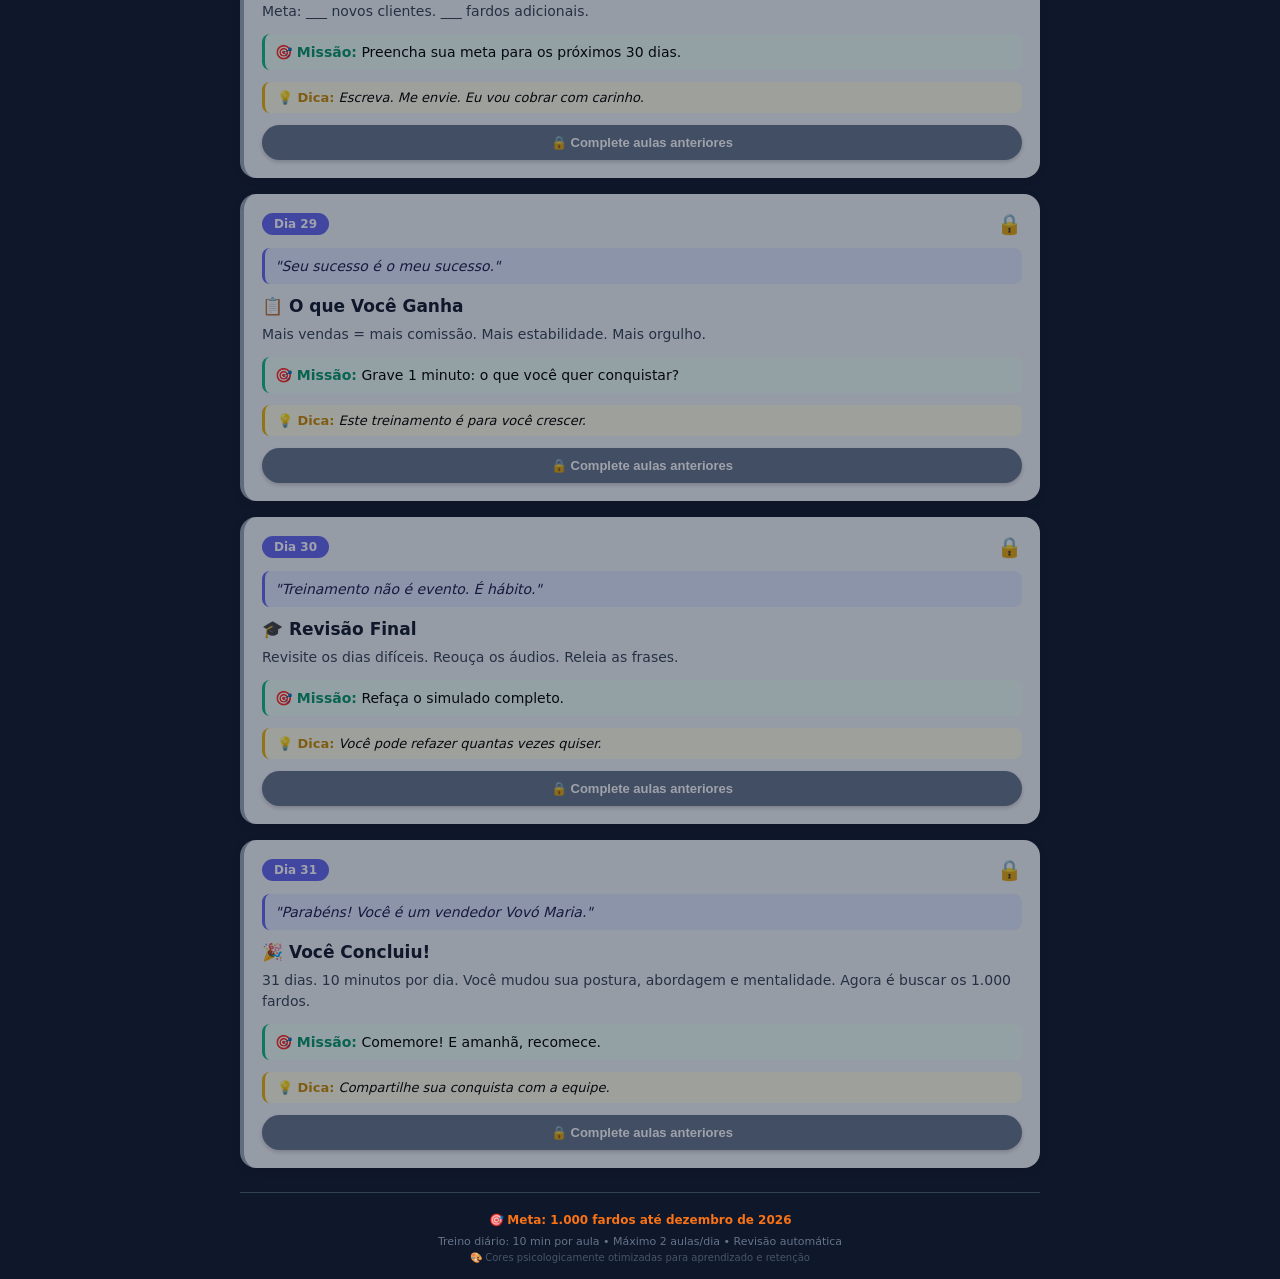
<file: frontend/treinamento.html>
<!DOCTYPE html>
<html lang="pt-br">
<head>
    <meta charset="UTF-8">
    <meta name="viewport" content="width=device-width, initial-scale=1.0, user-scalable=yes">
    <link rel="manifest" href="manifest.json">
    <meta name="theme-color" content="#e9a900">
    <link rel="apple-touch-icon" href="images/icon-192.png">
    <title>Vovó Maria - Treinamento Comercial</title>
    <style>
        * { 
            margin: 0; 
            padding: 0; 
            box-sizing: border-box; 
        }
        
        body {
            /* 🔵 Azul escuro - concentração profunda, reduz ansiedade */
            font-family: 'Segoe UI', system-ui, -apple-system, sans-serif;
            background: #0f172a;
            padding: 16px;
            min-height: 100vh;
        }
        
        .container { 
            max-width: 800px; 
            margin: 0 auto; 
        }
        
        /* 🟠 Laranja - motivação, energia para o header */
        .header {
            text-align: center;
            margin-bottom: 24px;
        }
        
        .badge {
            background: #f97316;
            border-radius: 50px;
            padding: 6px 20px;
            display: inline-block;
            margin-bottom: 12px;
            box-shadow: 0 2px 4px rgba(0,0,0,0.2);
        }
        
        .badge span { 
            color: white; 
            font-weight: bold; 
            font-size: 14px;
        }
        
        /* 🟡 Amarelo para títulos - atenção e otimismo */
        h1 { 
            font-size: clamp(22px, 6vw, 28px); 
            font-weight: bold; 
            color: #fef08a;
            margin-bottom: 4px;
            text-shadow: 0 1px 2px rgba(0,0,0,0.2);
        }
        
        .subtitle { 
            color: #94a3b8; 
            font-size: 14px;
        }
        
        /* 🟢 Verde para progresso - segurança e conquista */
        .progress-container {
            margin-top: 16px;
            background: #1e293b;
            padding: 12px;
            border-radius: 12px;
            box-shadow: 0 1px 3px rgba(0,0,0,0.3);
        }
        
        .progress-bar {
            background: #334155;
            border-radius: 10px;
            height: 8px;
        }
        
        .progress-fill {
            background: #10b981;
            height: 8px;
            border-radius: 10px;
            width: 0%;
            transition: width 0.3s;
            box-shadow: 0 0 8px rgba(16,185,129,0.5);
        }
        
        .progress-text { 
            font-size: 12px; 
            margin-top: 8px; 
            color: #94a3b8;
            font-weight: 500;
        }
        
        /* 🟠 Laranja para streak - motivação diária */
        .streak-card {
            background: linear-gradient(135deg, #1e293b, #334155);
            border-radius: 12px;
            padding: 12px;
            margin: 16px 0;
            text-align: center;
            border: 1px solid #f97316;
            box-shadow: 0 0 12px rgba(249,115,22,0.2);
        }
        
        .streak-card div:first-child {
            color: #94a3b8;
            font-size: 12px;
        }
        
        .streak-number {
            font-size: 28px;
            font-weight: bold;
            color: #f97316;
        }
        
        /* 🧠 Timer com laranja para energia */
        .timer-card {
            background: #1e293b;
            border-radius: 16px;
            padding: 16px;
            margin-bottom: 20px;
            text-align: center;
            border: 2px solid #f97316;
            box-shadow: 0 4px 12px rgba(0,0,0,0.3);
        }
        
        .timer-display {
            font-size: clamp(40px, 12vw, 56px);
            font-weight: bold;
            font-family: 'Courier New', monospace;
            color: #f97316;
            text-shadow: 0 0 8px rgba(249,115,22,0.3);
        }
        
        .timer-label {
            font-size: 12px;
            color: #94a3b8;
            margin-top: 4px;
        }
        
        /* 🟣 Roxo para cards ativos - memória de longo prazo */
        .card {
            background: white;
            border-radius: 16px;
            padding: 18px;
            margin-bottom: 16px;
            border-left: 4px solid #cbd5e1;
            transition: all 0.2s;
            box-shadow: 0 2px 8px rgba(0,0,0,0.1);
        }
        
        .card.completed { 
            border-left: 4px solid #10b981;
            background: #f0fdf4;
        }
        
        .card.pending {
            border-left: 4px solid #f59e0b;
            background: #fffbeb;
        }
        
        .card.available {
            border-left: 4px solid #6366f1;
        }
        
        .card.locked {
            opacity: 0.6;
            background: #f1f5f9;
            border-left: 4px solid #94a3b8;
        }
        
        .card-header {
            display: flex;
            justify-content: space-between;
            align-items: center;
            margin-bottom: 12px;
        }
        
        .day-badge {
            background: #6366f1;
            color: white;
            padding: 4px 12px;
            border-radius: 50px;
            font-size: 12px;
            font-weight: bold;
        }
        
        .status-badge {
            font-size: 20px;
        }
        
        /* 🟣 Roxo para citações - fixação na memória */
        .quote {
            background: #e0e7ff;
            padding: 10px;
            border-radius: 8px;
            margin-bottom: 12px;
            border-left: 3px solid #6366f1;
        }
        
        .quote p { 
            margin: 0; 
            font-style: italic; 
            color: #1e1b4b; 
            font-size: 14px;
        }
        
        .card-title { 
            font-size: 17px; 
            font-weight: bold; 
            color: #0f172a; 
            margin-bottom: 8px;
        }
        
        .content {
            white-space: pre-line;
            color: #334155;
            font-size: 14px;
            line-height: 1.5;
            margin-bottom: 12px;
        }
        
        /* 🟢 Verde para missões - segurança */
        .mission {
            background: #ecfdf5;
            padding: 10px;
            border-radius: 8px;
            margin-bottom: 12px;
            font-size: 14px;
            border-left: 3px solid #10b981;
        }
        
        .mission strong { 
            color: #059669; 
        }
        
        /* 🟡 Amarelo para dicas - atenção especial */
        .tip {
            background: #fefce8;
            padding: 8px 12px;
            border-radius: 8px;
            margin-bottom: 12px;
            font-size: 13px;
            border-left: 3px solid #eab308;
        }
        
        .tip strong { 
            color: #ca8a04; 
        }
        
        /* 🟠 Botões com laranja para ação */
        .button-group { 
            display: flex; 
            gap: 10px; 
        }
        
        .btn {
            flex: 1;
            border: none;
            border-radius: 50px;
            padding: 10px;
            font-weight: bold;
            cursor: pointer;
            transition: transform 0.1s, opacity 0.2s;
            font-size: 13px;
        }
        
        .btn:active { 
            transform: scale(0.97); 
        }
        
        .btn-primary {
            background: #f97316;
            color: white;
            box-shadow: 0 2px 4px rgba(0,0,0,0.2);
        }
        
        .btn-primary:disabled {
            background: #64748b;
            cursor: not-allowed;
            transform: none;
        }
        
        .btn-success {
            background: #10b981;
            color: white;
        }
        
        .btn-outline {
            background: white;
            border: 2px solid #f97316;
            color: #f97316;
        }
        
        /* Rodapé */
        .footer {
            text-align: center;
            margin-top: 24px;
            padding-top: 20px;
            border-top: 1px solid #334155;
            font-size: 12px;
            color: #64748b;
        }
        
        .footer strong {
            color: #f97316;
        }
        
        /* Mensagens toast */
        .message-toast {
            position: fixed;
            bottom: 20px;
            left: 50%;
            transform: translateX(-50%);
            background: #1e293b;
            color: white;
            padding: 10px 20px;
            border-radius: 50px;
            font-size: 14px;
            z-index: 1000;
            animation: fadeInUp 0.3s ease;
            white-space: nowrap;
            border-left: 4px solid #f97316;
        }
        
        @keyframes fadeInUp {
            from {
                opacity: 0;
                transform: translateX(-50%) translateY(20px);
            }
            to {
                opacity: 1;
                transform: translateX(-50%) translateY(0);
            }
        }
        
        /* Responsividade */
        @media (max-width: 480px) {
            body { padding: 12px; }
            .card { padding: 14px; }
            .button-group { flex-direction: column; }
            .btn { padding: 10px; }
            .message-toast { 
                font-size: 12px; 
                white-space: normal; 
                max-width: 90%; 
                text-align: center; 
            }
        }
        
        /* Animação de celebração */
        @keyframes pulse {
            0%, 100% { transform: scale(1); }
            50% { transform: scale(1.05); }
        }
    </style>
</head>
<body>
    <div class="container" id="app"></div>

    <script src="data-cuiaba.js"></script>
    <script>
        // ============================================
        // MÓDULOS DE TREINAMENTO (31 dias completos)
        // ============================================
        const modules = [
            { dia: 1, titulo: "🌸 Nossa História", frase: "Feito como vovó Maria fazia.", conteudo: "A Vovó Maria nasceu de uma lembrança... Em 2009, transformamos tradição em empresa. 15 anos depois, mesmo propósito.", missao: "Grave um áudio de 1 minuto contando a história da Vovó Maria.", dica: "Você não precisa decorar. Precisa sentir. A história vende sozinha." },
            { dia: 2, titulo: "👥 Quem Somos", frase: "Não vendemos apenas biscoitos. Entregamos tradição.", conteudo: "Somos uma fábrica de biscoito de polvilho assado, natural, sem conservante. 15 anos de mercado.", missao: "Observe 3 concorrentes. Anote o que você faria diferente.", dica: "Concorrente não é inimigo. É contexto. Aprenda com ele." },
            { dia: 3, titulo: "📦 Nossos Produtos", frase: "Conhecer o produto gera confiança.", conteudo: "PETA (tradicional), Peta Palito 100g (carro-chefe), 180g e 500g. Peta Temperada e Biscoitos 90g.", missao: "Apresente um diferencial do produto para um cliente hoje.", dica: "Carro-chefe: Peta Palito 100g. Comece por ele." },
            { dia: 4, titulo: "🚀 O Novo Vendedor", frase: "Vendedor moderno expande mercado.", conteudo: "Prospecte ativamente. Observe gôndola, pergunte giro, sugira reposição. Mostre oportunidade.", missao: "Faça uma abordagem profissional usando o roteiro.", dica: "Você não pede permissão. Oferece valor." },
            { dia: 5, titulo: "🧠 Como o Mercado Pensa", frase: "Mercado compra SEGURANÇA e GIRO.", conteudo: "Dono quer margem (45-50%), giro rápido e fornecedor confiável.", missao: "Faça as 3 perguntas para um cliente. Anote respostas.", dica: "Perguntar não é fraqueza. É inteligência comercial." },
            { dia: 6, titulo: "💬 Abordagem Pequeno", frase: "Chegou, falou, convenceu.", conteudo: "Roteiro: 'Bom dia, vim mostrar biscoito assado que já vende na região. Posso deixar amostra?'", missao: "Fale o roteiro 5 vezes em voz alta.", dica: "Tom educado, mas seguro. Não está pedindo favor." },
            { dia: 7, titulo: "🏢 Abordagem Rede Grande", frase: "Profissional, direto, sem enrolação.", conteudo: "Roteiro: 'Seu setor tem produto natural? Tenho assado com 50% de margem.'", missao: "Simule uma abordagem para rede grande.", dica: "Postura de consultor, não de pedinte." },
            { dia: 8, titulo: "💰 Objeção: Está Caro", frase: "Objeção não é rejeição. É insegurança.", conteudo: "🔍 O que ele quer dizer: Medo de não vender / Só compara preço.\n💡 Pergunte: 'Comparado a qual produto?'\n🎯 Resposta: 'Entendo. O que mais preocupa: o investimento ou o risco?'", missao: "Responda um cliente com essa abordagem.", dica: "Você explica seu processo e tira o risco." },
            { dia: 9, titulo: "📐 Objeção: Não tenho espaço", frase: "Espaço sempre tem.", conteudo: "🔍 O que ele quer dizer: Não conhece o produto / Não quer risco.\n💡 Pergunte: 'Se encontrasse um produto com mais giro, abriria espaço?'\n🎯 Resposta: 'Podemos começar pequeno e acompanhar juntos.'", missao: "Ofereça solução para cliente que reclama de espaço.", dica: "Você não pede permissão. Oferece solução prática." },
            { dia: 10, titulo: "🤝 Objeção: Já tenho fornecedor", frase: "Não é sobre substituir. É sobre somar.", conteudo: "🔍 O que ele quer dizer: Não vê motivo para mudar.\n💡 Pergunte: 'O que mais valoriza no seu fornecedor?'\n🎯 Resposta: 'Excelente. Quero oferecer mais uma opção para seus clientes.'", missao: "Use esta resposta com cliente que tem fornecedor fixo.", dica: "Você não ataca. Mostra que são produtos diferentes." },
            { dia: 11, titulo: "⏰ Objeção: Depois eu ligo", frase: "É um 'não' disfarçado.", conteudo: "🔍 O que ele quer dizer: Não quer dizer não / Falta informação.\n🎯 Resposta: 'Me dá 1 minuto pra deixar um pacote grátis. Você prova e amanhã me liga.'", missao: "Treine esta resposta com tom educado, mas firme.", dica: "Você não sai de mãos vazias. A amostra vende sozinha." },
            { dia: 12, titulo: "📊 Objeção: Concorrente é mais barato", frase: "Preço menor nem sempre é negócio melhor.", conteudo: "🔍 O que ele quer dizer: Só olha preço, não margem.\n💡 Pergunte: 'Busca apenas preço ou também margem e giro?'\n🎯 Resposta: 'Às vezes o produto mais barato custa mais caro quando não gira.'", missao: "Responda cliente que compara preço.", dica: "Reconhece o outro, mas mostra que o seu entrega mais valor." },
            { dia: 13, titulo: "❓ Objeção: Não vende aqui", frase: "Vamos testar juntos.", conteudo: "🔍 O que ele quer dizer: Desconfiança ou experiência anterior ruim.\n💡 Pergunte: 'Já vendeu um produto igual ao nosso?'\n🎯 Resposta: 'Podemos fazer um teste pequeno e medir o resultado.'", missao: "Ofereça um teste pequeno para um cliente desconfiado.", dica: "Teste pequeno = risco zero para ele." },
            { dia: 14, titulo: "🤔 Objeção: Vou pensar", frase: "Não é um não. É falta de informação.", conteudo: "🔍 O que ele quer dizer: Não quer dizer não / Falta informação.\n💡 Pergunte: 'O que o senhor gostaria de avaliar antes da decisão?'", missao: "Responda a um 'vou pensar' e descubra a real objeção.", dica: "Você não fica esperando. Volta com a resposta." },
            { dia: 15, titulo: "💸 Objeção: Não tenho dinheiro", frase: "O problema é o momento, não o produto.", conteudo: "🔍 O que ele quer dizer: Momento difícil ou desculpa.\n🎯 Resposta: 'Entendi. Então o problema não é o produto. É o momento. Posso retornar na próxima semana?'", missao: "Use esta resposta com um cliente que diz não ter dinheiro.", dica: "Respeita o momento e mantém a porta aberta." },
            { dia: 16, titulo: "👥 Objeção: Preciso falar com o sócio", frase: "Separe a objeção real da desculpa.", conteudo: "🔍 O que ele quer dizer: Objeção real ou desculpa educada.\n💡 Pergunte: 'Pessoalmente, o que o senhor achou da proposta?'", missao: "Use a pergunta de investigação e descubra o que ele realmente pensa.", dica: "Quem quer, dá um jeito. Quem não quer, dá desculpa." },
            { dia: 17, titulo: "🏷️ Objeção: Não conheço a marca", frase: "Toda marca conhecida começou desconhecida.", conteudo: "🔍 O que ele quer dizer: Desconfiança do novo.\n🎯 Resposta: 'Perfeito. Toda marca conhecida começou desconhecida. É exatamente assim que novas oportunidades surgem.'", missao: "Use esta resposta para um cliente que desconhece a marca.", dica: "Transforme a objeção em motivo para começar." },
            { dia: 18, titulo: "✨ Evite vs Use", frase: "Você não precisa derrubar ninguém para subir.", conteudo: "❌ Evite 'O biscoito dele é ruim' → ✅ Use 'O nosso tem um processo diferente'\n❌ Evite 'É cheio de química' → ✅ Use 'O nosso é 100% natural'", missao: "Escreva 3 versões respeitosas para frases agressivas.", dica: "Basta mostrar a sua própria altura." },
            { dia: 19, titulo: "🤝 Consignado de 15 Dias", frase: "Se o cliente não arrisca, ele não compra.", conteudo: "Roteiro: 'Deixo 2 caixas hoje. Paga só o que vender em 15 dias. O que não vender, eu retiro.'", missao: "Ofereça consignado para um cliente novo hoje.", dica: "Consignado não é favor. É estratégia de entrada." },
            { dia: 20, titulo: "📅 Fechamento com Ação", frase: "Não saia sem data.", conteudo: "Se não comprou: 'Posso voltar na quarta?' Se comprou: 'Volto semana que vem para ver como está vendendo?'", missao: "Marque uma data de volta com um cliente hoje.", dica: "Quem volta com amostra, vende. Quem some, perde." },
            { dia: 21, titulo: "💖 Pós-Venda", frase: "A venda termina na recompra.", conteudo: "Checklist: 1. Produto na altura dos olhos. 2. Pacote grátis para funcionário. 3. Próxima visita em 10 dias.", missao: "Aplique o checklist na próxima entrega.", dica: "Funcionário feliz vende seu produto sem você pedir." },
            { dia: 22, titulo: "🔄 Recuperar Cliente", frase: "Cliente que parou é oportunidade.", conteudo: "Roteiro: 'Faz tempo que não pede nosso biscoito. Posso levar uma amostra grátis hoje?'", missao: "Ligue para um cliente inativo.", dica: "Cliente antigo já conhece o produto. É o mais fácil." },
            { dia: 23, titulo: "🎯 Meta: 1.000 Fardos", frase: "Juntos chegamos mais longe.", conteudo: "Hoje: 300 fardos/mês. Meta: 1.000 fardos até dezembro de 2026.", missao: "Calcule quantos clientes você precisa para bater a meta.", dica: "Sua comissão cresce junto com a fábrica." },
            { dia: 24, titulo: "📈 Mostrar a Margem", frase: "Você mostra a conta, não pede pedido.", conteudo: "Exemplo: Concorrente: R$4 → R$7 = 42% | Vovó Maria: R$4,50 → R$8,50 = 47% | Diferença: +5 pontos.", missao: "Mostre a margem para um cliente.", dica: "Números convencem mais que palavras." },
            { dia: 25, titulo: "🧘 O Poder do Silêncio", frase: "Quem fala primeiro perde.", conteudo: "Depois que mostra o produto e fala o preço, cale a boca. Deixe o cliente pensar.", missao: "Treine o silêncio: fale a proposta e fique 10 segundos em silêncio.", dica: "Silêncio não é vazio. É o cliente pensando." },
            { dia: 26, titulo: "📝 Revisão", frase: "Repetição é a mãe da habilidade.", conteudo: "Revise todas as objeções. Treine até sair automático.", missao: "Grave um áudio respondendo as objeções em sequência.", dica: "Se errar, repita. Se acertar, comemore." },
            { dia: 27, titulo: "🏆 Motivação", frase: "O sucesso é a soma de pequenos esforços repetidos.", conteudo: "Cada 'não' te ensinou algo. Cada 'sim' te aproximou da meta. Continue.", missao: "Escreva uma frase de motivação para você mesmo.", dica: "Você não está vendendo biscoito. Está construindo uma história." },
            { dia: 28, titulo: "📝 Plano de Ação", frase: "Da teoria à prática.", conteudo: "Meta: ___ novos clientes. ___ fardos adicionais.", missao: "Preencha sua meta para os próximos 30 dias.", dica: "Escreva. Me envie. Eu vou cobrar com carinho." },
            { dia: 29, titulo: "📋 O que Você Ganha", frase: "Seu sucesso é o meu sucesso.", conteudo: "Mais vendas = mais comissão. Mais estabilidade. Mais orgulho.", missao: "Grave 1 minuto: o que você quer conquistar?", dica: "Este treinamento é para você crescer." },
            { dia: 30, titulo: "🎓 Revisão Final", frase: "Treinamento não é evento. É hábito.", conteudo: "Revisite os dias difíceis. Reouça os áudios. Releia as frases.", missao: "Refaça o simulado completo.", dica: "Você pode refazer quantas vezes quiser." },
            { dia: 31, titulo: "🎉 Você Concluiu!", frase: "Parabéns! Você é um vendedor Vovó Maria.", conteudo: "31 dias. 10 minutos por dia. Você mudou sua postura, abordagem e mentalidade. Agora é buscar os 1.000 fardos.", missao: "Comemore! E amanhã, recomece.", dica: "Compartilhe sua conquista com a equipe." }
        ];

        // ============================================
        // ESTRUTURA DE DADOS DO USUÁRIO
        // ============================================
        let userData = JSON.parse(localStorage.getItem('vovomaria_data')) || {
            completedDays: [],
            dailyCompletions: {},
            activeTimers: {},
            lastAccessDate: null
        };

        let timerIntervals = {};

        // ============================================
        // FUNÇÕES AUXILIARES
        // ============================================
        function getTodayKey() {
            return obterDataLocalCuiaba();
        }

        function getAulasFeitasHoje() {
            const today = getTodayKey();
            return userData.dailyCompletions[today] || 0;
        }

        function registrarAulaFeita() {
            const today = getTodayKey();
            userData.dailyCompletions[today] = (userData.dailyCompletions[today] || 0) + 1;
        }

        function podeFazerAula(dia) {
            const aulasHoje = getAulasFeitasHoje();
            if (aulasHoje >= 2) {
                return { allowed: false, reason: "Você já completou 2 aulas hoje. Volte amanhã!" };
            }
            if (userData.completedDays.includes(dia)) {
                return { allowed: false, reason: "Esta aula já foi concluída!" };
            }
            return { allowed: true, reason: null };
        }

        function getAulasLiberadas() {
            const completed = userData.completedDays;
            if (completed.length === 0) return [1];
            
            const ultimaAula = Math.max(...completed);
            const aulasLiberadas = [];
            
            // Verifica pendência do dia anterior
            const ontemKey = somarDiasCuiaba(obterDataLocalCuiaba(), -1);
            const aulasFeitasOntem = userData.dailyCompletions[ontemKey] || 0;
            
            if (aulasFeitasOntem < 2 && completed.length > 0) {
                const pendente = completed[completed.length - 1] + 1;
                if (pendente <= modules.length && !userData.completedDays.includes(pendente)) {
                    aulasLiberadas.push(pendente);
                }
            }
            
            // Próxima aula nova
            const proximaAula = ultimaAula + 1;
            if (proximaAula <= modules.length && !userData.completedDays.includes(proximaAula) && !aulasLiberadas.includes(proximaAula)) {
                if (aulasLiberadas.length < 2) {
                    aulasLiberadas.push(proximaAula);
                }
            }
            
            return aulasLiberadas;
        }

        function getStatusAula(dia) {
            if (userData.completedDays.includes(dia)) return 'completed';
            
            const liberadas = getAulasLiberadas();
            if (liberadas.includes(dia)) return 'available';
            
            // Verifica se é pendente do dia anterior
            const ontemKey = somarDiasCuiaba(obterDataLocalCuiaba(), -1);
            const aulasFeitasOntem = userData.dailyCompletions[ontemKey] || 0;
            
            if (aulasFeitasOntem < 2 && dia === (Math.max(...userData.completedDays, 0) + 1)) {
                return 'pending';
            }
            
            return 'locked';
        }

        function getStreak() {
            let streak = 0;
            let currentDate = obterDataLocalCuiaba();
            
            for (let i = 0; i < 31; i++) {
                const dateKey = currentDate;
                const completions = userData.dailyCompletions[dateKey] || 0;
                
                if (completions > 0) {
                    streak++;
                    currentDate = somarDiasCuiaba(currentDate, -1);
                } else {
                    break;
                }
            }
            return streak;
        }

        function getPendenciaMessage() {
            const liberadas = getAulasLiberadas();
            const feitasHoje = getAulasFeitasHoje();
            
            if (feitasHoje >= 2) return "✅ Você já completou suas 2 aulas de hoje! Volte amanhã.";
            if (liberadas.length === 0) return "🎉 Parabéns! Você concluiu todo o treinamento!";
            if (liberadas.length === 1 && liberadas[0] > 0) {
                const ultimaConcluida = Math.max(...userData.completedDays, 0);
                if (liberadas[0] === ultimaConcluida + 1) {
                    return "📚 Hoje você tem 1 aula nova disponível. Aproveite!";
                } else {
                    return "⚠️ Você tem uma aula pendente do dia anterior. Complete-a para avançar!";
                }
            }
            return `📚 Hoje você tem ${liberadas.length} aulas disponíveis (máximo 2 por dia)`;
        }

        function mostrarMensagem(msg, isError = false) {
            const existing = document.querySelector('.message-toast');
            if (existing) existing.remove();
            
            const toast = document.createElement('div');
            toast.className = 'message-toast';
            toast.textContent = msg;
            toast.style.background = isError ? '#dc2626' : '#1e293b';
            document.body.appendChild(toast);
            
            setTimeout(() => toast.remove(), 3000);
        }

        function formatTime(seconds) {
            const mins = Math.floor(seconds / 60);
            const secs = seconds % 60;
            return `${mins.toString().padStart(2, '0')}:${secs.toString().padStart(2, '0')}`;
        }

        function salvarDados() {
            localStorage.setItem('vovomaria_data', JSON.stringify(userData));
            renderizar();
        }

        // ============================================
        // FUNÇÕES PRINCIPAIS
        // ============================================
        function iniciarTimer(dia) {
            const status = getStatusAula(dia);
            if (status !== 'available') {
                if (status === 'completed') mostrarMensagem("📚 Esta aula já foi concluída!", true);
                else if (status === 'locked') mostrarMensagem("🔒 Complete as aulas anteriores primeiro!", true);
                else if (status === 'pending') mostrarMensagem("⚠️ Esta aula está pendente do dia anterior. Complete-a!", true);
                return;
            }
            
            const pode = podeFazerAula(dia);
            if (!pode.allowed) {
                mostrarMensagem(pode.reason, true);
                return;
            }
            
            if (userData.activeTimers[dia] && userData.activeTimers[dia].active) {
                mostrarMensagem("⏰ Timer já está em andamento!", true);
                return;
            }
            
            userData.activeTimers[dia] = {
                secondsLeft: 600,
                active: true
            };
            
            if (timerIntervals[dia]) clearInterval(timerIntervals[dia]);
            
            timerIntervals[dia] = setInterval(() => {
                if (userData.activeTimers[dia] && userData.activeTimers[dia].active) {
                    if (userData.activeTimers[dia].secondsLeft > 0) {
                        userData.activeTimers[dia].secondsLeft--;
                        renderizar();
                        
                        // Mensagens motivacionais
                        const seconds = userData.activeTimers[dia].secondsLeft;
                        if (seconds === 480) mostrarMensagem("⚡ 2 minutos! Continue focado!", false);
                        if (seconds === 360) mostrarMensagem("🎯 Metade do caminho! Persista!", false);
                        if (seconds === 240) mostrarMensagem("💪 Já são 6 minutos! Você consegue!", false);
                        if (seconds === 120) mostrarMensagem("🔥 Últimos 2 minutos! Dê seu máximo!", false);
                    } else {
                        userData.activeTimers[dia].active = false;
                        clearInterval(timerIntervals[dia]);
                        mostrarMensagem(`🎉 Treino do Dia ${dia} completo! Agora clique em "Concluir Aula"`, false);
                        renderizar();
                    }
                }
            }, 1000);
            
            salvarDados();
        }

        function concluirAula(dia) {
            const status = getStatusAula(dia);
            if (status === 'completed') {
                mostrarMensagem("Esta aula já foi concluída!", true);
                return;
            }
            
            if (status === 'locked') {
                mostrarMensagem("Complete as aulas anteriores primeiro!", true);
                return;
            }
            
            const pode = podeFazerAula(dia);
            if (!pode.allowed) {
                mostrarMensagem(pode.reason, true);
                return;
            }
            
            const timer = userData.activeTimers[dia];
            if (!timer || !timer.active || timer.secondsLeft > 0) {
                mostrarMensagem("⏰ Complete os 10 minutos de treino antes de concluir!", true);
                return;
            }
            
            userData.completedDays.push(dia);
            userData.completedDays.sort((a, b) => a - b);
            registrarAulaFeita();
            
            if (timerIntervals[dia]) {
                clearInterval(timerIntervals[dia]);
                delete timerIntervals[dia];
            }
            delete userData.activeTimers[dia];
            
            userData.lastAccessDate = getTodayKey();
            salvarDados();
            
            mostrarMensagem(`🎉 Aula ${dia} concluída! Continue assim! 🎉`, false);
        }

        // ============================================
        // RENDERIZAÇÃO
        // ============================================
        function renderizar() {
            const totalModules = modules.length;
            const completedCount = userData.completedDays.length;
            const progresso = Math.round((completedCount / totalModules) * 100);
            const streak = getStreak();
            const aulasHoje = getAulasFeitasHoje();
            const aulasRestantes = Math.max(0, 2 - aulasHoje);
            
            let html = `
                <div class="header">
                    <div class="badge"><span>🍪 Vovó Maria</span></div>
                    <h1>Universidade Comercial</h1>
                    <p class="subtitle">10 minutos por aula • Máximo 2 aulas/dia</p>
                    
                    <div class="streak-card">
                        <div>🔥 Sequência atual</div>
                        <div class="streak-number">${streak} ${streak === 1 ? 'dia' : 'dias'}</div>
                        <div style="font-size:12px; color:#94a3b8;">${aulasRestantes > 0 ? `Hoje você pode fazer mais ${aulasRestantes} aula(s)` : 'Hoje você já completou suas 2 aulas!'}</div>
                        <div style="font-size:11px; margin-top:4px; color:#f97316;">${getPendenciaMessage()}</div>
                    </div>
                    
                    <div class="progress-container">
                        <div class="progress-bar"><div class="progress-fill" style="width: ${progresso}%"></div></div>
                        <p class="progress-text">${completedCount} de ${totalModules} aulas • ${progresso}% completo</p>
                    </div>
                </div>
            `;
            
            for (const mod of modules) {
                const status = getStatusAula(mod.dia);
                const isCompleted = status === 'completed';
                const isAvailable = status === 'available';
                const isLocked = status === 'locked';
                const isPending = status === 'pending';
                const timer = userData.activeTimers[mod.dia];
                const timerActive = timer && timer.active;
                const timerSeconds = timer ? timer.secondsLeft : 600;
                const timerCompleto = timerActive === false && timerSeconds === 0;
                
                let statusIcon = '';
                let statusClass = '';
                if (isCompleted) {
                    statusIcon = '✅';
                    statusClass = 'completed';
                } else if (isAvailable) {
                    statusIcon = '📖';
                    statusClass = 'available';
                } else if (isPending) {
                    statusIcon = '⚠️';
                    statusClass = 'pending';
                } else {
                    statusIcon = '🔒';
                    statusClass = 'locked';
                }
                
                html += `
                    <div class="card ${statusClass}">
                        <div class="card-header">
                            <span class="day-badge">Dia ${mod.dia}</span>
                            <span class="status-badge">${statusIcon}</span>
                        </div>
                        <div class="quote"><p>"${mod.frase}"</p></div>
                        <h3 class="card-title">${mod.titulo}</h3>
                        <div class="content">${mod.conteudo}</div>
                        <div class="mission"><strong>🎯 Missão:</strong> ${mod.missao}</div>
                        <div class="tip"><strong>💡 Dica:</strong> <em>${mod.dica}</em></div>
                `;
                
                if (!isCompleted) {
                    if (timerActive && !isCompleted) {
                        html += `
                            <div class="timer-card" style="margin-bottom: 12px; padding: 12px;">
                                <div class="timer-display" style="font-size: 32px;">${formatTime(timerSeconds)}</div>
                                <div class="timer-label">Tempo restante do treino</div>
                            </div>
                        `;
                    }
                    
                    html += `<div class="button-group">`;
                    
                    if (!timerActive && (isAvailable || isPending) && aulasHoje < 2) {
                        html += `<button class="btn btn-primary" onclick="iniciarTimer(${mod.dia})">⏱️ Iniciar Treino (10min)</button>`;
                    } else if (timerActive) {
                        html += `<button class="btn btn-primary" disabled style="opacity:0.6">⏱️ Treino em andamento...</button>`;
                    } else if (timerCompleto && (isAvailable || isPending)) {
                        html += `<button class="btn btn-primary" disabled style="opacity:0.6">✅ Treino completo!</button>`;
                    } else if (aulasHoje >= 2 && !isCompleted && !timerActive) {
                        html += `<button class="btn btn-primary" disabled>⏰ Limite de 2 aulas/dia</button>`;
                    } else if (isLocked) {
                        html += `<button class="btn btn-primary" disabled>🔒 Complete aulas anteriores</button>`;
                    }
                    
                    if (timerCompleto && (isAvailable || isPending) && aulasHoje < 2) {
                        html += `<button class="btn btn-success" onclick="concluirAula(${mod.dia})">📌 Concluir Aula</button>`;
                    } else if ((isAvailable || isPending) && aulasHoje < 2 && !timerActive && !timerCompleto) {
                        html += `<button class="btn btn-outline" disabled style="opacity:0.5">⏳ Complete o treino primeiro</button>`;
                    } else if (isPending && aulasHoje >= 2) {
                        html += `<button class="btn btn-outline" disabled>⚠️ Pendência - Amanhã disponível</button>`;
                    }
                    
                    html += `</div>`;
                } else {
                    html += `<div style="text-align:center; padding:8px; background:#ecfdf5; border-radius:50px;"><span style="color:#10b981;">✅ Aula concluída</span></div>`;
                }
                
                html += `</div>`;
            }
            
            html += `
                <div class="footer">
                    <p>🎯 <strong>Meta: 1.000 fardos até dezembro de 2026</strong></p>
                    <p style="font-size:11px; margin-top:8px;">Treino diário: 10 min por aula • Máximo 2 aulas/dia • Revisão automática</p>
                    <p style="font-size:10px; margin-top:4px; color:#475569;">🎨 Cores psicologicamente otimizadas para aprendizado e retenção</p>
                </div>
            `;
            
            document.getElementById('app').innerHTML = html;
        }

        window.iniciarTimer = iniciarTimer;
        window.concluirAula = concluirAula;
        
        renderizar();
    </script>
</body>
</html>
</file>
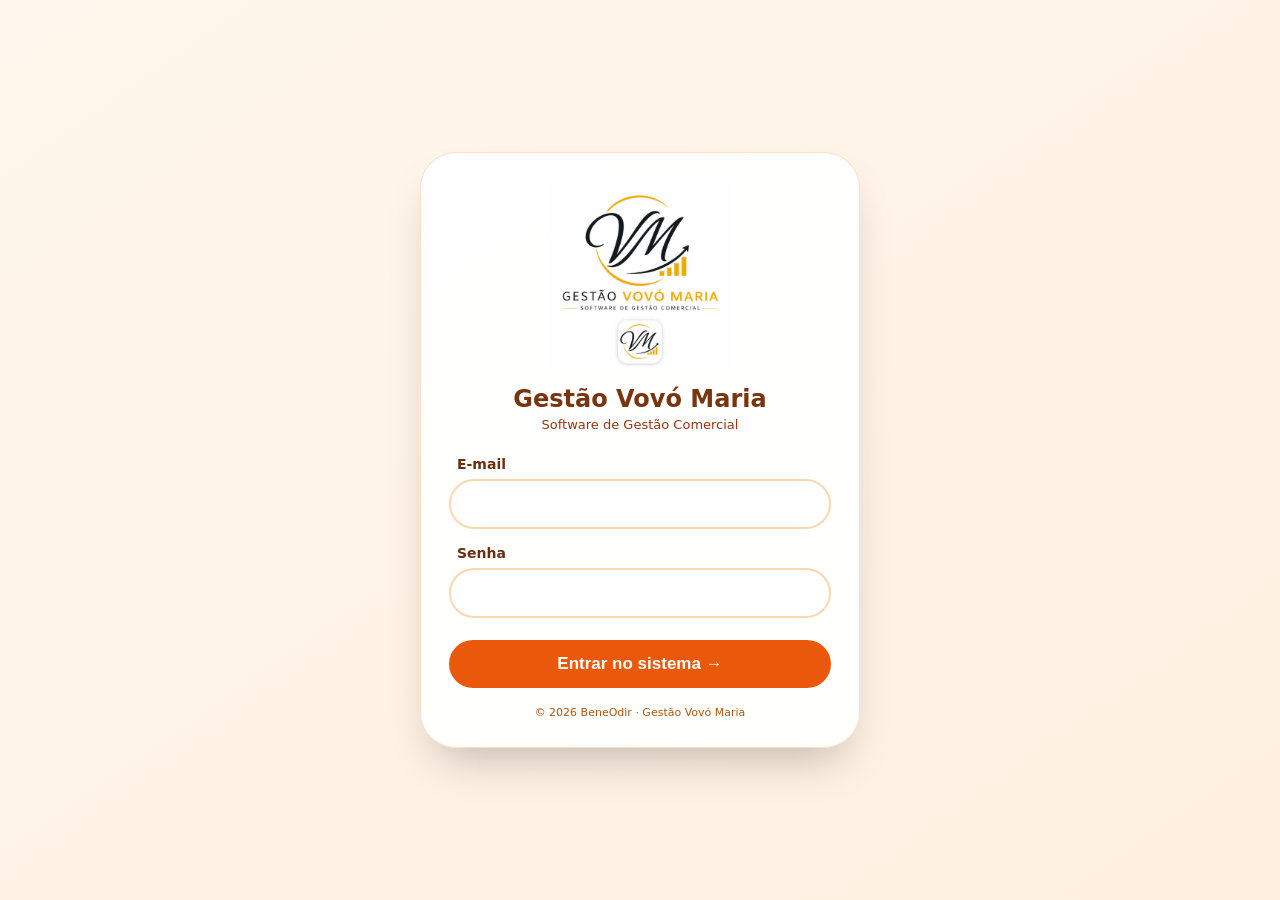
<file: frontend/vendedores.html>
<!DOCTYPE html>
<html lang="pt-br">
<head>
  <meta charset="UTF-8">
  <meta name="viewport" content="width=device-width, initial-scale=1.0">
  <link rel="manifest" href="manifest.json">
  <meta name="theme-color" content="#e9a900">
  <link rel="apple-touch-icon" href="images/icon-192.png">
  <title>Gestão Vovó Maria · Vendedores</title>
  <style>
    *{box-sizing:border-box;margin:0;padding:0}
    body{font-family:Segoe UI,system-ui,sans-serif;background:#F5F0E8;color:#431407;padding:16px}
    .app{max-width:720px;margin:0 auto;background:white;border-radius:24px;padding:18px;box-shadow:0 8px 22px rgba(0,0,0,.10)}
    .top{display:flex;gap:12px;align-items:center;margin-bottom:16px}
    .logo{width:70px;height:70px;object-fit:contain}
    h1{font-size:22px;color:#78350F}
    .sub{font-size:13px;color:#B45309}
    .status{margin:14px 0;padding:12px;border-radius:16px;background:#FEF3C7;color:#92400E;text-align:center;font-size:14px}
    .ok{background:#D1FAE5;color:#065F46}
    .err{background:#FEE2E2;color:#991B1B}
    label{display:block;margin:10px 0 5px 8px;font-weight:800;font-size:13px;color:#7C2D12}
    input,select{width:100%;padding:13px;border:2px solid #FCD8AF;border-radius:22px;font-size:15px}
    .grid{display:grid;grid-template-columns:1fr 1fr;gap:10px}
    .btn{width:100%;border:0;border-radius:999px;padding:14px;font-weight:900;margin-top:12px;cursor:pointer}
    .primary{background:#EA580C;color:white}
    .dark{background:#7C2D12;color:white}
    .soft{background:#FED7AA;color:#7C2D12}
    .muted{background:#E7E5E4;color:#44403C}
    .card{border:1px solid #FED7AA;background:#FFF7ED;border-radius:18px;padding:12px;margin-top:12px}
    .card strong{color:#EA580C}
    .pill{display:inline-block;margin-top:6px;margin-right:5px;padding:4px 10px;border-radius:999px;background:#FFEDD5;color:#9A3412;font-size:12px;font-weight:800}
    .actions{display:grid;grid-template-columns:1fr 1fr;gap:8px}
    @media(max-width:620px){.grid,.actions{grid-template-columns:1fr}.top{flex-direction:column;text-align:center}.logo{width:110px;height:110px}}
  </style>
</head>
<body>
<div class="app">
  <div class="top">
    <img src="images/logo-vm-gestao.png" class="logo" alt="Vovó Maria">
    <div>
      <h1>Cadastro de Vendedores</h1>
      <div class="sub">Gestão Comercial Vovó Maria</div>
      <div class="sub" id="userInfo"></div>
    </div>
  </div>

  <div id="status" class="status">Cadastre ou gerencie vendedores.</div>

  <form id="formVendedor">
    <input type="hidden" id="vendedor_id">

    <label>Nome *</label>
    <input id="nome" placeholder="Nome do vendedor">

    <label>E-mail *</label>
    <input id="email" type="email" placeholder="email@exemplo.com">

    <label>Senha inicial *</label>
    <input id="senha" type="text" placeholder="Ex.: vendedor123">

    <div class="grid">
      <div>
        <label>Perfil</label>
        <select id="role">
          <option value="vendedor">Vendedor</option>
          <option value="operacao">Operação</option>
          <option value="admin">Administrador</option>
        </select>
      </div>
      <div>
        <label>Status</label>
        <select id="status_vendedor">
          <option value="ativo">Ativo</option>
          <option value="inativo">Inativo</option>
        </select>
      </div>
    </div>

    <button class="btn primary" type="submit">Salvar vendedor</button>
  </form>

  <div class="actions">
    <button class="btn dark" id="btnListar" type="button">Atualizar lista</button>
    <button class="btn muted" id="btnVoltar" type="button">Voltar</button>
  </div>

  <div id="lista"></div>
</div>

<script>
const API_URL = "https://gestaovomaria-api.odir-bene12.workers.dev";

const token = localStorage.getItem("token");
const vendedorNome = localStorage.getItem("vendedorNome") || "Usuário";
const vendedorRole = localStorage.getItem("vendedorRole") || "";

if(!token){
  alert("Faça login primeiro.");
  window.location.href = "login.html";
}else if(vendedorRole !== "admin"){
  alert("Acesso restrito ao administrador.");
  window.location.href = "dashboard.html";
}

document.getElementById("userInfo").textContent = "Logado como: " + vendedorNome;

function setStatus(msg, tipo="warn"){
  const el = document.getElementById("status");
  el.textContent = msg;
  el.className = "status " + (tipo === "ok" ? "ok" : tipo === "err" ? "err" : "");
}

function headers(){
  return {
    "Content-Type": "application/json",
    "Authorization": "Bearer " + token
  };
}

async function listarVendedores(){
  setStatus("Carregando vendedores...");
  try{
    const resp = await fetch(`${API_URL}/api/vendedores`, {
      headers: { "Authorization": "Bearer " + token }
    });

    const data = await resp.json();

    if(!resp.ok){
      throw new Error(data.error || "Erro ao listar vendedores.");
    }

    const lista = document.getElementById("lista");

    if(!data.length){
      lista.innerHTML = `<div class="card">Nenhum vendedor cadastrado.</div>`;
      setStatus("Nenhum vendedor encontrado.", "ok");
      return;
    }

    lista.innerHTML = data.map(v => `
      <div class="card">
        <strong>${v.nome}</strong><br>
        ${v.email}<br>
        <span class="pill">${v.role || "vendedor"}</span>
        <span class="pill">${v.status || "ativo"}</span>
        <button class="btn soft" onclick='editar(${JSON.stringify(v)})'>Editar</button>
      </div>
    `).join("");

    setStatus(`${data.length} vendedor(es) encontrado(s).`, "ok");

  }catch(err){
    setStatus(err.message, "err");
  }
}

function editar(v){
  document.getElementById("vendedor_id").value = v.id;
  document.getElementById("nome").value = v.nome || "";
  document.getElementById("email").value = v.email || "";
  document.getElementById("senha").value = "";
  document.getElementById("role").value = v.role || "vendedor";
  document.getElementById("status_vendedor").value = v.status || "ativo";
  setStatus("Editando vendedor ID " + v.id);
  window.scrollTo({top:0, behavior:"smooth"});
}

document.getElementById("formVendedor").addEventListener("submit", async (e)=>{
  e.preventDefault();

  const id = document.getElementById("vendedor_id").value;

  const payload = {
    nome: document.getElementById("nome").value.trim(),
    email: document.getElementById("email").value.trim(),
    senha: document.getElementById("senha").value.trim(),
    role: document.getElementById("role").value,
    status: document.getElementById("status_vendedor").value
  };

  if(!payload.nome || !payload.email || (!id && !payload.senha)){
    setStatus("Nome, e-mail e senha são obrigatórios.", "err");
    return;
  }

  try{
    const url = id ? `${API_URL}/api/vendedores/${id}` : `${API_URL}/api/vendedores`;
    const method = id ? "PUT" : "POST";

    const resp = await fetch(url, {
      method,
      headers: headers(),
      body: JSON.stringify(payload)
    });

    const data = await resp.json();

    if(!resp.ok){
      throw new Error(data.error || "Erro ao salvar vendedor.");
    }

    setStatus("Vendedor salvo com sucesso.", "ok");
    document.getElementById("formVendedor").reset();
    document.getElementById("vendedor_id").value = "";
    await listarVendedores();

  }catch(err){
    setStatus(err.message, "err");
  }
});

document.getElementById("btnListar").addEventListener("click", listarVendedores);
document.getElementById("btnVoltar").addEventListener("click", ()=> window.location.href = "dashboard.html");

listarVendedores();
</script>
</body>
</html>
</file>
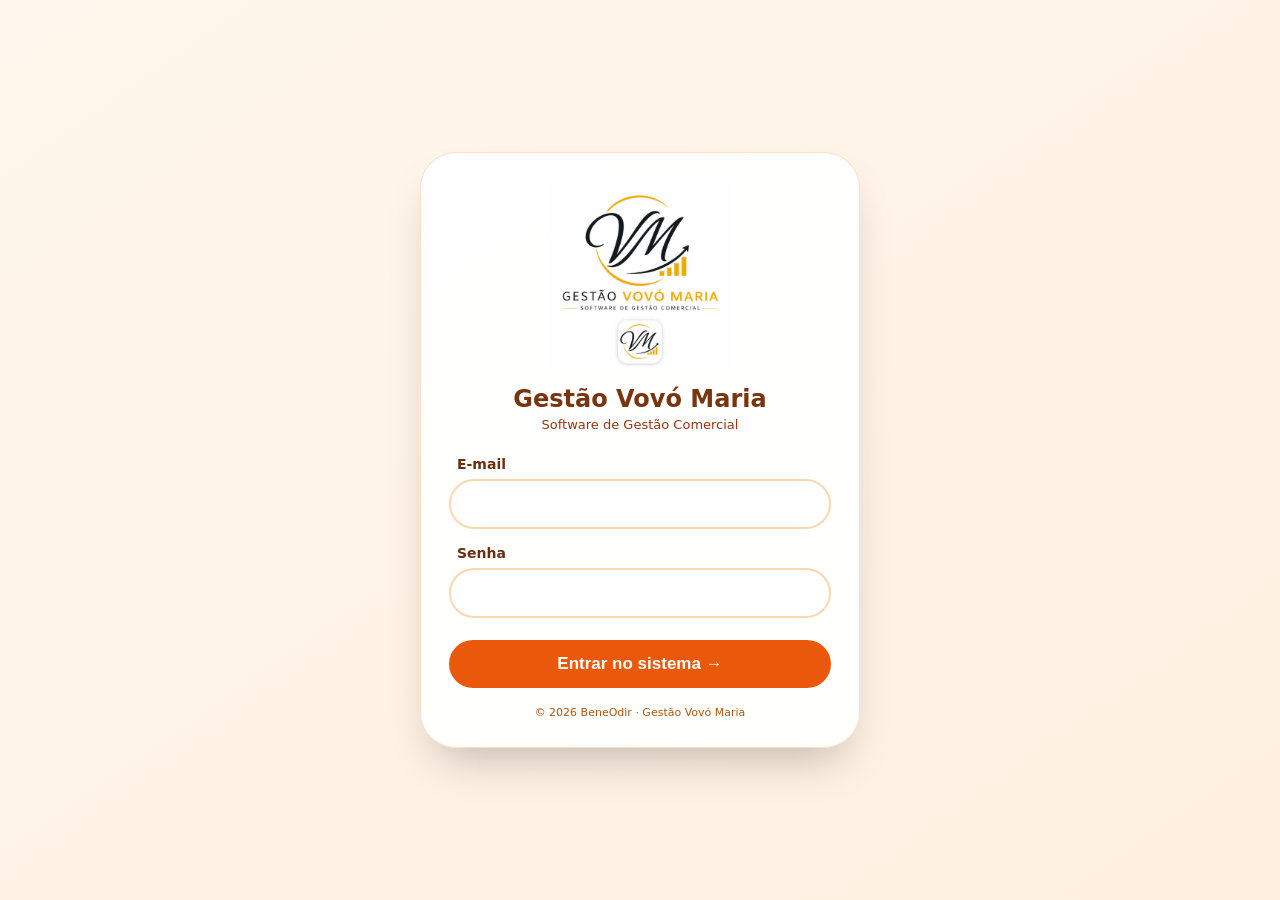
<file: frontend/visita.html>
<!DOCTYPE html>
<html lang="pt-br">
<head>
  <meta charset="UTF-8">
  <meta name="viewport" content="width=device-width, initial-scale=1.0, viewport-fit=cover">
  <link rel="manifest" href="manifest.json">
  <meta name="theme-color" content="#e9a900">
  <link rel="apple-touch-icon" href="images/icon-192.png">
  <link rel="stylesheet" href="comprovante.css">
  <title>Gestão Vovó Maria · Visita/Venda</title>
  <style>
    *{margin:0;padding:0;box-sizing:border-box}
    body{
      font-family:'Segoe UI',system-ui,sans-serif;
      background:#F5F0E8;
      padding:18px;
      color:#431407
    }
    .container{
      max-width:760px;
      margin:0 auto;
      background:white;
      border-radius:28px;
      padding:20px;
      box-shadow:0 10px 24px rgba(0,0,0,.10)
    }
    .top{
      display:flex;
      align-items:center;
      gap:14px;
      margin-bottom:16px
    }
    .logo{
      width:82px;
      height:82px;
      object-fit:contain;
      border-radius:20px
    }
    h1{font-size:22px;color:#78350F}
    h3{margin:12px 0;color:#78350F}
    .sub{font-size:12px;color:#B45309;margin-top:2px}
    .small{font-size:12px;color:#78716C}
    .status{
      padding:11px 13px;
      border-radius:16px;
      background:#FEF3C7;
      margin:12px 0 18px;
      font-size:13px;
      text-align:center;
      color:#92400E
    }
    .status.ok{background:#D1FAE5;color:#065F46}
    .status.err{background:#FEE2E2;color:#991B1B}
    .status.warn{background:#FEF3C7;color:#92400E}
    .grid2{
      display:grid;
      grid-template-columns:1fr 1fr;
      gap:12px
    }
    .group{margin-bottom:13px}
    label{
      display:block;
      font-size:13px;
      font-weight:800;
      color:#6B2E0E;
      margin:0 0 6px 7px
    }
    input,select,textarea{
      width:100%;
      padding:12px 14px;
      border:2px solid #FCD8AF;
      border-radius:22px;
      font-size:14px;
      outline:none;
      background:white
    }
    textarea{
      border-radius:18px;
      resize:vertical
    }
    input:focus,select:focus,textarea:focus{
      border-color:#F97316;
      box-shadow:0 0 0 3px rgba(249,115,22,.12)
    }
    .canal-options{display:flex;gap:18px;flex-wrap:wrap;padding:6px 7px}
    .canal-options label{display:flex;align-items:center;gap:7px;margin:0}
    .canal-options input{width:auto;padding:0}
    .canal-readonly{padding:8px 7px;font-weight:800;color:#78350F}
    .btn{
      width:100%;
      border:0;
      border-radius:999px;
      padding:13px;
      font-weight:900;
      cursor:pointer;
      margin-top:8px
    }
    .primary{background:#EA580C;color:white}
    .dark{background:#7C2D12;color:white}
    .soft{background:#FED7AA;color:#7C2D12}
    .muted{background:#E7E5E4;color:#44403C}
    .actions{
      display:grid;
      grid-template-columns:1fr 1fr;
      gap:10px;
      margin-top:8px
    }
    .card{
      border:1px solid #FED7AA;
      border-radius:18px;
      padding:12px;
      margin-top:12px;
      background:#FFF7ED;
      font-size:13px
    }
    .card strong{color:#EA580C}
    .pill{
      display:inline-block;
      padding:3px 9px;
      border-radius:999px;
      background:#FFEDD5;
      color:#9A3412;
      font-size:11px;
      font-weight:800;
      margin:5px 5px 0 0
    }
    .search-box{
      background:#FFFBEB;
      border:1px solid #FED7AA;
      border-radius:20px;
      padding:14px;
      margin:14px 0
    }
    .client-summary{display:none}
    .quick-register{
      display:none;
      margin-top:12px;
      padding:14px;
      border-radius:20px;
      background:#FFF7ED;
      border:2px dashed #FB923C
    }
    .quick-title{
      font-weight:900;
      color:#78350F;
      margin-bottom:10px;
      text-align:center
    }
    .search-result{
      margin:10px 0;
      padding:12px 14px;
      border-radius:16px;
      background:#FFF7ED;
      font-size:19px;
      line-height:1.25;
      font-weight:900;
      color:#7C2D12;
      text-align:center
    }
    .live-results{
      display:none;
      margin-top:10px;
      border:1px solid #FED7AA;
      border-radius:18px;
      background:#FFFFFF;
      overflow:hidden;
      max-height:320px;
      overflow-y:auto
    }
    .live-results.show{display:block}
    .live-result-item{
      width:100%;
      min-height:76px;
      border:0;
      border-bottom:1px solid #FDE7CF;
      background:white;
      padding:16px;
      text-align:left;
      cursor:pointer;
      display:block
    }
    .live-result-item:last-child{border-bottom:0}
    .live-result-item:active{background:#FFF7ED}
    .live-result-name{
      display:block;
      font-size:17px;
      font-weight:900;
      color:#7C2D12
    }
    .live-result-local{
      display:block;
      margin-top:5px;
      font-size:15px;
      line-height:1.35;
      color:#78716C
    }
    .live-results-empty{
      padding:14px;
      text-align:center;
      color:#991B1B;
      font-weight:800
    }
    .search-help{
      margin-top:7px;
      font-size:12px;
      color:#78716C;
      text-align:center
    }

    .success{background:#047857;color:white}
    .item{
      border:1px solid #FED7AA;
      border-radius:18px;
      padding:12px;
      margin-bottom:12px;
      background:#FFFDF8
    }
    .item-top{
      display:flex;
      justify-content:space-between;
      align-items:center;
      gap:10px;
      margin-bottom:8px
    }
    .remove-item{
      border:0;
      background:#FEE2E2;
      color:#991B1B;
      border-radius:999px;
      padding:7px 11px;
      font-weight:800;
      cursor:pointer
    }
    .total-box{
      margin-top:12px;
      background:#FFF7ED;
      border:1px solid #FED7AA;
      border-radius:18px;
      padding:13px;
      font-weight:900;
      color:#7C2D12;
      text-align:center
    }
    .pagamento-linha{display:grid;grid-template-columns:1fr 1fr auto;gap:8px;align-items:end;margin-bottom:9px}
    .pagamento-prazo{grid-column:1 / 3;display:grid;grid-template-columns:repeat(2,minmax(0,1fr));gap:8px}
    .pagamento-prazo[hidden]{display:none}
    .pagamento-linha .remover-pagamento{grid-column:3;grid-row:1;margin-bottom:2px}
    .pagamento-resumo{line-height:1.7;text-align:left}
    .consulta-estoque{margin:16px 0;border:1px solid #FED7AA;border-radius:18px;background:#FFFBEB;padding:12px}
    .consulta-estoque summary{cursor:pointer;font-weight:900;color:#78350F;padding:4px}
    .consulta-estoque-conteudo{padding-top:12px}
    .consulta-resultado{display:none;margin-top:12px;padding:13px;border-radius:16px;background:#FFF7ED;color:#7C2D12;font-weight:800;line-height:1.45}
    .consulta-resultado.show{display:block}.consulta-resultado.sem-estoque{background:#FEE2E2;color:#991B1B}
    @media(max-width:620px){
      body{padding:10px}
      .container{padding:16px;border-radius:22px}
      .grid2,.actions,.pagamento-linha{grid-template-columns:1fr}
      .pagamento-prazo{grid-column:auto;grid-template-columns:1fr}
      .pagamento-linha .remover-pagamento{grid-column:auto;grid-row:auto}
      .top{flex-direction:column;text-align:center}
      .logo{width:120px;height:120px}
      .btn{padding:15px}
      input,select,textarea{font-size:16px}
    }
    @media print{
      body.imprimindo-comprovante #areaImpressaoComprovante{display:block!important}
    }
  </style>
</head>
<body>
<div class="container">
  <div class="top">
    <img src="images/logo-vm-gestao.png" class="logo" alt="Gestão Vovó Maria">
    <div>
      <h1 id="tituloVenda">Registrar visita / venda</h1>
      <div class="sub" id="subtituloVenda">Uso diário do vendedor</div>
      <div class="small" id="userInfo"></div>
    </div>
  </div>

  <div id="statusMsg" class="status">
    Pesquise e selecione um cliente para registrar a visita.
  </div>

  <div class="actions">
    <button class="btn muted" type="button" onclick="location.href='dashboard.html'">Dashboard</button>
    <button class="btn soft" id="navClientes" type="button" onclick="location.href='clientes.html'">Clientes</button>
    <button class="btn dark" id="navRelatorio" type="button" onclick="location.href='relatorio-dia.html'">Relatório do dia</button>
    <button class="btn soft" id="navProdutos" type="button" onclick="location.href='produtos.html'">Produtos</button>
  </div>

  <details class="consulta-estoque">
    <summary>Consultar estoque da fábrica</summary>
    <div class="consulta-estoque-conteudo">
      <div class="group"><label for="produtoConsultaEstoque">Produto</label><select id="produtoConsultaEstoque"><option value="">Carregando produtos...</option></select></div>
      <button class="btn soft" type="button" id="btnConsultarEstoque">Consultar disponibilidade</button>
      <div id="resultadoConsultaEstoque" class="consulta-resultado" aria-live="polite"></div>
      <p class="small" style="margin-top:10px">Consulta informativa. A reposição deve ser confirmada com a fábrica.</p>
    </div>
  </details>

  <form id="visitaForm">
    <div class="search-box">
      <div class="group">
        <label>🔎 Pesquisar cliente</label>
        <input
          id="buscaCliente"
          type="search"
          placeholder="Ex.: Bom Jesus, CPA, Várzea Grande..."
          autocomplete="off">
      </div>

      <div class="search-help">Digite pelo menos 3 letras. Os clientes aparecerão abaixo.</div>
      <div id="resultadoBusca" class="search-result" aria-live="polite"></div>
      <div id="listaResultadosClientes" class="live-results"></div>

      <div class="group" id="grupoClienteSelect" hidden>
        <label>Cliente selecionado *</label>
        <select id="cliente_id">
          <option value="">Carregando clientes...</option>
        </select>
      </div>

      <div class="search-help">Não encontrou?</div>
      <div class="actions">
        <button type="button" class="btn success" id="btnNovoCliente">
          📋 Cadastro completo
        </button>
        <button type="button" class="btn soft" id="btnNovoClienteAvulso">
          ⚡ Cadastro incompleto / cliente avulso
        </button>
      </div>

      <div id="cadastroRapido" class="quick-register">
        <div class="quick-title">Cadastro rápido do cliente</div>

        <div class="grid2">
          <div class="group">
            <label>Tipo *</label>
            <select id="novo_tipo">
              <option value="PJ">Pessoa Jurídica / CNPJ</option>
              <option value="PF">Pessoa Física / CPF</option>
            </select>
          </div>
          <div class="group">
            <label id="labelNovoDocumento">CNPJ *</label>
            <input id="novo_documento" inputmode="numeric" placeholder="Somente números">
          </div>
        </div>

        <div class="group">
          <label>Nome fantasia / Identificação *</label>
          <input id="novo_nome" placeholder="Ex.: Mercado São José">
        </div>

        <div class="grid2">
          <div class="group">
            <label>Telefone / WhatsApp</label>
            <input id="novo_telefone" inputmode="tel" placeholder="(65) 99999-9999">
          </div>
          <div class="group">
            <label>Cidade *</label>
            <input id="novo_cidade" placeholder="Cuiabá">
          </div>
        </div>

        <div class="group">
          <label>Estado *</label>
          <input id="novo_estado" maxlength="2" value="MT" placeholder="MT">
        </div>

        <div class="actions">
          <button type="button" class="btn primary" id="btnSalvarNovoCliente">
            Salvar e continuar venda
          </button>
          <button type="button" class="btn muted" id="btnCancelarNovoCliente">
            Cancelar
          </button>
        </div>
      </div>

      <div id="cadastroAvulso" class="quick-register">
        <div class="quick-title">Cadastro incompleto / cliente avulso</div>

        <div class="group">
          <label>Nome do estabelecimento / Identificação *</label>
          <input id="avulso_nome" form="cadastroAvulsoForm" placeholder="Ex.: João da feira">
        </div>

        <div class="group">
          <label>Tipo de pessoa (opcional)</label>
          <select id="avulso_tipo" form="cadastroAvulsoForm">
            <option value="">Não informado</option>
            <option value="PF">Pessoa Física</option>
            <option value="PJ">Pessoa Jurídica</option>
          </select>
        </div>

        <div class="grid2">
          <div class="group">
            <label>CPF (opcional)</label>
            <input id="avulso_cpf" form="cadastroAvulsoForm" inputmode="numeric" placeholder="Somente números">
          </div>
          <div class="group">
            <label>CNPJ (opcional)</label>
            <input id="avulso_cnpj" form="cadastroAvulsoForm" inputmode="numeric" placeholder="Somente números">
          </div>
        </div>

        <div class="grid2">
          <div class="group">
            <label>Telefone (opcional)</label>
            <input id="avulso_telefone" form="cadastroAvulsoForm" inputmode="tel">
          </div>
          <div class="group">
            <label>WhatsApp (opcional)</label>
            <input id="avulso_whatsapp" form="cadastroAvulsoForm" inputmode="tel">
          </div>
        </div>

        <div class="group">
          <label>CEP (opcional)</label>
          <input id="avulso_cep" form="cadastroAvulsoForm" inputmode="numeric" maxlength="8" placeholder="Somente números">
        </div>

        <div class="group">
          <label>Endereço (opcional)</label>
          <input id="avulso_endereco" form="cadastroAvulsoForm">
        </div>

        <div class="grid2">
          <div class="group">
            <label>Cidade (opcional)</label>
            <input id="avulso_cidade" form="cadastroAvulsoForm">
          </div>
          <div class="group">
            <label>Estado (opcional)</label>
            <input id="avulso_estado" form="cadastroAvulsoForm" maxlength="2" placeholder="MT">
          </div>
        </div>

        <div class="group">
          <label>Observações (opcional)</label>
          <input id="avulso_observacoes" form="cadastroAvulsoForm">
        </div>

        <div class="actions">
          <button type="button" form="cadastroAvulsoForm" class="btn primary" id="btnSalvarClienteAvulso">
            Salvar e continuar visita
          </button>
          <button type="button" form="cadastroAvulsoForm" class="btn muted" id="btnCancelarClienteAvulso">
            Cancelar
          </button>
        </div>
      </div>

      <div id="clienteResumo" class="card client-summary"></div>
    </div>

    <div class="grid2">
      <div class="group">
        <label>Data da visita</label>
        <input id="data_visita" type="date">
      </div>
      <div class="group">
        <label>Comprou?</label>
        <select id="comprou">
          <option value="sim">Sim</option>
          <option value="nao">Não</option>
        </select>
      </div>
    </div>

    <div class="group" id="grupoCanalVenda">
      <label>Canal da venda</label>
      <div id="canalVendaAdmin" class="canal-options" hidden>
        <label><input type="radio" name="canal_venda" value="LOJA_FABRICA" checked> Loja/Fábrica</label>
        <label><input type="radio" name="canal_venda" value="ROTA"> Rota</label>
      </div>
      <div id="canalVendaLeitura" class="canal-readonly" hidden></div>
    </div>

    <div class="group">
      <label>Observação rápida</label>
      <input id="observacoes" placeholder="Ex.: pediu retorno, sem espaço, comprou pouco...">
    </div>

    <h3>Pagamentos</h3>
    <div id="pagamentos"></div>
    <button type="button" class="btn soft" id="btnAddPagamento">+ Adicionar forma de pagamento</button>
    <div class="group">
      <label>Situação quando houver diferença</label>
      <select id="situacao_pagamento"><option value="pago">Pago</option><option value="parcial">Parcial</option><option value="pendente">Pendente</option></select>
    </div>
    <div id="resumoPagamentos" class="total-box pagamento-resumo"></div>

    <div class="group">
      <label>Desconto</label>
      <input id="desconto" type="text" inputmode="decimal" value="R$ 0,00">
    </div>

    <h3>Produtos</h3>
    <div id="itens"></div>

    <button type="button" class="btn soft" id="btnAddItem">+ Adicionar produto</button>

    <div id="totalEstimado" class="total-box">Total estimado: R$ 0,00</div>

    <button class="btn primary" id="btnSalvarVisita" type="submit">Salvar visita/venda</button>
  </form>

  <form id="cadastroAvulsoForm" hidden></form>

  <div id="resumo" class="card" style="display:none"></div>
  <button class="btn muted" id="btnSair" type="button">Sair</button>
</div>

<div id="modalComprovante" class="comprovante-modal" role="dialog" aria-modal="true" aria-labelledby="tituloModalComprovante" hidden>
  <article class="comprovante-modal-conteudo">
    <h2 id="tituloModalComprovante" class="small" style="position:absolute;left:-9999px">Comprovante da venda concluída</h2>
    <div id="ticket"></div>
    <div class="actions comprovante-acoes">
      <button type="button" class="btn soft" id="btnCompartilharTicket">Compartilhar PDF</button>
      <button type="button" class="btn dark" id="btnImprimirTicket">Imprimir</button>
      <button type="button" class="btn soft" id="btnCopiarTicket">Copiar texto</button>
      <button type="button" class="btn muted" id="btnFecharTicket">Fechar</button>
    </div>
  </article>
</div>

<script src="moeda.js"></script>
<script src="data-cuiaba.js"></script>
<script src="vendor/html2canvas-1.4.1.min.js"></script>
<script src="vendor/jspdf-2.5.2.umd.min.js"></script>
<script src="comprovante.js"></script>
<script>
const API_URL = "https://gestaovomaria-api.odir-bene12.workers.dev";

const token = localStorage.getItem("token");
const vendedorId = localStorage.getItem("vendedorId");
const vendedorNome = localStorage.getItem("vendedorNome") || "Usuário";
const vendedorRole = localStorage.getItem("vendedorRole") || "vendedor";

if(!token){
  alert("Faça login primeiro.");
  location.href = "login.html";
}
if(vendedorRole !== "admin") document.getElementById("navProdutos").hidden = true;
if(vendedorRole === "operacao"){
  document.getElementById("navClientes").hidden = true;
  document.getElementById("navRelatorio").hidden = true;
  document.getElementById("tituloVenda").textContent = "Registrar venda";
  document.getElementById("subtituloVenda").textContent = "Atendimento operacional na fábrica";
}

const canalVendaPorRole = vendedorRole === "vendedor" ? "ROTA" : "LOJA_FABRICA";
if(vendedorRole === "admin"){
  document.getElementById("canalVendaAdmin").hidden = false;
}else{
  const canalLeitura = document.getElementById("canalVendaLeitura");
  canalLeitura.hidden = false;
  canalLeitura.textContent = canalVendaPorRole === "ROTA" ? "Rota" : "Loja/Fábrica";
}

function obterCanalVenda(){
  if(vendedorRole !== "admin") return canalVendaPorRole;
  return document.querySelector('input[name="canal_venda"]:checked')?.value || "LOJA_FABRICA";
}

document.getElementById("userInfo").textContent = "Logado como: " + vendedorNome;

const hoje = obterDataLocalCuiaba();
document.getElementById("data_visita").value = hoje;

let clientes = [];
let produtos = [];
const novaChaveVenda=()=>crypto.randomUUID?crypto.randomUUID():`${Date.now()}-${Math.random().toString(16).slice(2)}`;
let chaveVendaAtual=novaChaveVenda();

function setStatus(msg, tipo="warn"){
  const el = document.getElementById("statusMsg");
  el.textContent = msg;
  el.className = "status " + tipo;
}

const dinheiro=formatarMoedaBR;

function apenasNumeros(v){
  return String(v || "").replace(/\D/g, "");
}

function normalizar(v){
  return String(v || "")
    .normalize("NFD")
    .replace(/[\u0300-\u036f]/g, "")
    .toLowerCase()
    .trim();
}

async function api(path, opts={}){
  const resp = await fetch(API_URL + path, {
    ...opts,
    headers:{
      "Content-Type":"application/json",
      "Authorization":"Bearer " + token,
      ...(opts.headers || {})
    }
  });

  const texto = await resp.text();
  let data = {};
  try{
    data = texto ? JSON.parse(texto) : {};
  }catch{
    data = { error: texto || "Resposta inválida da API" };
  }

  if(!resp.ok){
    if(resp.status === 401){
      localStorage.removeItem("token");
      alert("Sua sessão expirou. Faça login novamente.");
      location.href = "login.html";
    }
    const mensagem = [data.error || data.message || data.erro || "Erro na API", data.detalhe || data.detail]
      .filter(Boolean)
      .join(" — ");
    const erro = new Error(mensagem);
    erro.status = resp.status;
    erro.data = data;
    throw erro;
  }

  return data;
}

function nomeCliente(c){
  return c.nome_fantasia || c.razao_social || c.nome_estabelecimento || "Cliente";
}

function chaveCliente(c){
  const origem = c.tipo_origem === "avulso" ? "avulso" : "cliente";
  return `${origem}:${c.id}`;
}

function encontrarClienteSelecionado(valor){
  return clientes.find(c =>
    chaveCliente(c) === String(valor)
    || (c.tipo_origem !== "avulso" && String(c.id) === String(valor))
  );
}

function bairroCliente(c){
  const bairroDireto = String(c.bairro || c.localizacao || "").trim();
  if(bairroDireto) return bairroDireto;

  const endereco = String(c.endereco || "").trim();
  if(!endereco) return "";

  const comPalavraBairro = endereco.match(/\bbairro\s*[:\-]?\s*([^,;]+)/i);
  if(comPalavraBairro) return comPalavraBairro[1].trim();

  const partes = endereco.split(",").map(p => p.trim()).filter(Boolean);
  if(partes.length >= 3){
    return partes[partes.length - 1].replace(/^bairro\s*/i, "").trim();
  }

  return "";
}

function identificacaoCliente(c){
  const nome = nomeCliente(c);
  const bairro = bairroCliente(c);
  const cidade = String(c.cidade || "").trim();

  return [nome, bairro, cidade].filter(Boolean).join(" • ");
}

function textoCliente(c){
  return normalizar([
    c.nome_fantasia,
    c.razao_social,
    c.nome_estabelecimento,
    c.documento,
    c.cnpj,
    c.cpf,
    c.bairro,
    c.localizacao,
    c.cidade,
    c.estado,
    c.telefone,
    c.whatsapp,
    c.instagram,
    c.endereco
  ].filter(Boolean).join(" "));
}


function esconderListaResultados(){
  const lista = document.getElementById("listaResultadosClientes");
  lista.classList.remove("show");
  lista.innerHTML = "";
}

function selecionarClienteResultado(id){
  const cliente = encontrarClienteSelecionado(id);
  if(!cliente) return;

  document.getElementById("cliente_id").value = chaveCliente(cliente);
  document.getElementById("buscaCliente").value = identificacaoCliente(cliente);
  mostrarResumoCliente();
  esconderListaResultados();
  atualizarResultadoBusca(1);
  setStatus("Cliente selecionado. Continue o registro da visita/venda.", "ok");
}

function renderizarListaResultados(lista){
  const box = document.getElementById("listaResultadosClientes");
  const termo = document.getElementById("buscaCliente").value.trim();

  if(termo.length < 3){
    esconderListaResultados();
    return;
  }

  box.classList.add("show");
  box.replaceChildren();

  if(!lista.length){
    const vazio = document.createElement("div");
    vazio.className = "live-results-empty";
    vazio.append("Nenhum cliente encontrado.", document.createElement("br"));
    vazio.append("Use o botão “Cadastrar novo cliente”.");
    box.appendChild(vazio);
    return;
  }

  lista.slice(0, 20).forEach(c => {
    const nome = nomeCliente(c);
    const bairro = bairroCliente(c);
    const cidade = String(c.cidade || "").trim() || "Cidade não informada";
    const local = [bairro, cidade].filter(Boolean).join(" • ");

    const botao = document.createElement("button");
    botao.type = "button";
    botao.className = "live-result-item";
    botao.dataset.clienteId = chaveCliente(c);

    const nomeEl = document.createElement("span");
    nomeEl.className = "live-result-name";
    nomeEl.textContent = `🏪 ${nome}`;

    const localEl = document.createElement("span");
    localEl.className = "live-result-local";
    localEl.textContent = `📍 ${local}`;

    botao.append(nomeEl, localEl);
    botao.addEventListener("click", () => {
      selecionarClienteResultado(botao.dataset.clienteId);
    });

    box.appendChild(botao);
  });
}

function renderizarClientes(lista, manterSelecionado=true){
  const select = document.getElementById("cliente_id");
  const selecionado = manterSelecionado ? select.value : "";

  const ordenada = [...lista].sort((a,b) =>
    nomeCliente(a).localeCompare(nomeCliente(b), "pt-BR")
  );

  select.replaceChildren();

  const opcaoInicial = document.createElement("option");
  opcaoInicial.value = "";
  opcaoInicial.textContent = "Selecione...";
  select.appendChild(opcaoInicial);

  ordenada.forEach(c => {
    const opcao = document.createElement("option");
    opcao.value = chaveCliente(c);
    opcao.textContent = identificacaoCliente(c);
    select.appendChild(opcao);
  });

  if(selecionado && ordenada.some(c => chaveCliente(c) === String(selecionado))){
    select.value = selecionado;
  }

  if(!ordenada.length){
    opcaoInicial.textContent = "Nenhum cliente encontrado";
  }

  atualizarResultadoBusca(ordenada.length);
}

function atualizarResultadoBusca(qtd){
  const termo = document.getElementById("buscaCliente").value.trim();
  const box = document.getElementById("resultadoBusca");

  if(termo.length < 3){
    box.textContent = clientes.length === 1
      ? "1 cliente disponível"
      : `${clientes.length} clientes disponíveis`;
  }else if(qtd === 0){
    box.textContent = "Nenhum cliente encontrado";
  }else{
    box.textContent = qtd === 1
      ? "1 cliente encontrado"
      : `${qtd} clientes encontrados`;
  }
}

function filtrarClientes(){
  const campo = document.getElementById("buscaCliente");
  const select = document.getElementById("cliente_id");
  const termoOriginal = campo.value.trim();
  const termo = normalizar(termoOriginal);

  if(select.value){
    select.value = "";
    const resumo = document.getElementById("clienteResumo");
    resumo.style.display = "none";
    resumo.innerHTML = "";
  }

  if(!termo){
    renderizarClientes(clientes);
    esconderListaResultados();
    document.getElementById("clienteResumo").style.display = "none";
    return;
  }

  if(termoOriginal.length < 3){
    renderizarClientes(clientes);
    esconderListaResultados();
    atualizarResultadoBusca(clientes.length);
    return;
  }

  const numeros = apenasNumeros(termo);

  const filtrados = clientes.filter(c => {
    const texto = textoCliente(c);
    const documento = apenasNumeros(c.documento || c.cnpj || c.cpf);
    const telefone = apenasNumeros(c.telefone || c.whatsapp);

    return texto.includes(termo)
      || (numeros && documento.includes(numeros))
      || (numeros && telefone.includes(numeros));
  });

  renderizarClientes(filtrados, false);
  renderizarListaResultados(filtrados);

  if(filtrados.length !== 1){
    document.getElementById("clienteResumo").style.display = "none";
  }
}


function mostrarResumoCliente(){
  const id = document.getElementById("cliente_id").value;
  const box = document.getElementById("clienteResumo");

  if(!id){
    box.style.display = "none";
    box.innerHTML = "";
    return;
  }

  const c = encontrarClienteSelecionado(id);

  if(!c){
    box.style.display = "none";
    return;
  }

  const titulo = document.createElement("strong");
  titulo.textContent = "✅ Cliente selecionado";
  box.replaceChildren(titulo, document.createElement("br"));
  box.append(identificacaoCliente(c));

  if(c.tipo_origem === "avulso"){
    const aviso = document.createElement("strong");
    aviso.textContent = "CADASTRO INCOMPLETO";
    box.append(document.createElement("br"), aviso);
  }

  box.style.display = "block";
}


function abrirCadastroRapido(){
  fecharCadastroAvulso();
  const painel = document.getElementById("cadastroRapido");
  painel.style.display = "block";

  const termo = document.getElementById("buscaCliente").value.trim();
  if(termo && !document.getElementById("novo_nome").value){
    document.getElementById("novo_nome").value = termo;
  }

  painel.scrollIntoView({behavior:"smooth", block:"center"});
}

function fecharCadastroRapido(){
  document.getElementById("cadastroRapido").style.display = "none";
  document.getElementById("novo_documento").value = "";
  document.getElementById("novo_nome").value = "";
  document.getElementById("novo_telefone").value = "";
  document.getElementById("novo_cidade").value = "";
  document.getElementById("novo_estado").value = "MT";
}

function atualizarTipoNovoCliente(){
  const tipo = document.getElementById("novo_tipo").value;
  document.getElementById("labelNovoDocumento").textContent =
    tipo === "PJ" ? "CNPJ *" : "CPF *";
}

async function salvarNovoCliente(){
  const tipo = document.getElementById("novo_tipo").value;
  const documento = apenasNumeros(document.getElementById("novo_documento").value);
  const nome = document.getElementById("novo_nome").value.trim();
  const telefone = apenasNumeros(document.getElementById("novo_telefone").value);
  const cidade = document.getElementById("novo_cidade").value.trim();
  const estado = document.getElementById("novo_estado").value.trim().toUpperCase();

  const documentoValido =
    (tipo === "PJ" && documento.length === 14) ||
    (tipo === "PF" && documento.length === 11);

  if(!documentoValido){
    setStatus(tipo === "PJ" ? "Informe um CNPJ válido." : "Informe um CPF válido.", "err");
    return;
  }
  if(!nome){
    setStatus("Informe o nome ou identificação do cliente.", "err");
    return;
  }
  if(!cidade || !estado){
    setStatus("Informe cidade e estado.", "err");
    return;
  }

  const existenteLocal = clientes.find(c =>
    apenasNumeros(c.documento || c.cnpj || c.cpf) === documento
  );

  if(existenteLocal){
    document.getElementById("buscaCliente").value = nomeCliente(existenteLocal);
    renderizarClientes(clientes, false);
    document.getElementById("cliente_id").value = chaveCliente(existenteLocal);
    mostrarResumoCliente();
    fecharCadastroRapido();
    setStatus("Cliente já cadastrado e selecionado.", "warn");
    return;
  }

  const body = {
    vendedor_id: vendedorId,
    tipo_pessoa: tipo,
    documento,
    cnpj: tipo === "PJ" ? documento : "",
    cpf: tipo === "PF" ? documento : "",
    razao_social: nome,
    nome_estabelecimento: nome,
    nome_fantasia: nome,
    ie: "",
    situacao_ie: "pendente",
    responsavel_empresa: "",
    responsavel_compra: "",
    telefone,
    whatsapp: telefone,
    instagram: "",
    email: "",
    contato_emergencia: "",
    cep: "",
    endereco: "",
    cidade,
    estado,
    concorrentes: "",
    observacoes_gerais: "Cadastro rápido realizado durante visita/venda.",
    status_comercial: "prospect",
    status_cliente: "ativo",
    ultima_visita: ""
  };

  try{
    setStatus("Salvando novo cliente...", "warn");

    const retorno = await api("/api/clientes", {
      method:"POST",
      body:JSON.stringify(body)
    });

    const novoCliente = {
      ...body,
      ...(retorno.cliente || {}),
      id: retorno.id || retorno.cliente?.id,
      tipo_origem: "cliente"
    };

    if(!novoCliente.id){
      throw new Error("Cliente salvo, mas a API não retornou o ID.");
    }

    clientes.push(novoCliente);
    document.getElementById("buscaCliente").value = nomeCliente(novoCliente);
    renderizarClientes(clientes, false);
    document.getElementById("cliente_id").value = chaveCliente(novoCliente);
    mostrarResumoCliente();
    fecharCadastroRapido();

    setStatus("Cliente cadastrado e selecionado. Continue a venda.", "ok");
  }catch(err){
    if(err.status === 409){
      clientes = await api("/api/clientes");
      const encontrado = clientes.find(c =>
        apenasNumeros(c.documento || c.cnpj || c.cpf) === documento
      );

      if(encontrado){
        document.getElementById("buscaCliente").value = nomeCliente(encontrado);
        renderizarClientes(clientes, false);
        document.getElementById("cliente_id").value = chaveCliente(encontrado);
        mostrarResumoCliente();
        fecharCadastroRapido();
        setStatus("Cliente já existia e foi selecionado.", "warn");
        return;
      }
    }

    setStatus(err.message, "err");
  }
}

function abrirCadastroAvulso(){
  fecharCadastroRapido();
  const painel = document.getElementById("cadastroAvulso");
  const termo = document.getElementById("buscaCliente").value.trim();

  painel.style.display = "block";
  if(termo && !document.getElementById("avulso_nome").value){
    document.getElementById("avulso_nome").value = termo;
  }
  painel.scrollIntoView({behavior:"smooth", block:"center"});
}

function fecharCadastroAvulso(){
  const painel = document.getElementById("cadastroAvulso");
  painel.style.display = "none";
  document.getElementById("avulso_nome").value = "";
  document.getElementById("avulso_tipo").value = "";
  document.getElementById("avulso_cpf").value = "";
  document.getElementById("avulso_cnpj").value = "";
  document.getElementById("avulso_telefone").value = "";
  document.getElementById("avulso_whatsapp").value = "";
  document.getElementById("avulso_cep").value = "";
  document.getElementById("avulso_endereco").value = "";
  document.getElementById("avulso_cidade").value = "";
  document.getElementById("avulso_estado").value = "";
  document.getElementById("avulso_observacoes").value = "";
}

async function salvarClienteAvulso(){
  const botaoSalvar = document.getElementById("btnSalvarClienteAvulso");
  const nome = document.getElementById("avulso_nome").value.trim();
  const tipoPessoa = document.getElementById("avulso_tipo").value;
  const cpf = apenasNumeros(document.getElementById("avulso_cpf").value);
  const cnpj = apenasNumeros(document.getElementById("avulso_cnpj").value);

  if(!nome){
    setStatus("Informe o nome do estabelecimento ou identificação.", "err");
    return;
  }
  if(cpf && cpf.length !== 11){
    setStatus("CPF deve conter 11 dígitos.", "err");
    return;
  }
  if(cnpj && cnpj.length !== 14){
    setStatus("CNPJ deve conter 14 dígitos.", "err");
    return;
  }
  if(cpf && cnpj){
    setStatus("Informe somente CPF ou CNPJ.", "err");
    return;
  }
  if((tipoPessoa === "PF" && cnpj) || (tipoPessoa === "PJ" && cpf)){
    setStatus("O documento informado não corresponde ao tipo de pessoa.", "err");
    return;
  }

  const body = {
    nome_estabelecimento: nome,
    tipo_pessoa: tipoPessoa,
    cpf,
    cnpj,
    telefone: apenasNumeros(document.getElementById("avulso_telefone").value),
    whatsapp: apenasNumeros(document.getElementById("avulso_whatsapp").value),
    cep: apenasNumeros(document.getElementById("avulso_cep").value),
    endereco: document.getElementById("avulso_endereco").value.trim(),
    cidade: document.getElementById("avulso_cidade").value.trim(),
    estado: document.getElementById("avulso_estado").value.trim().toUpperCase(),
    observacoes_gerais: document.getElementById("avulso_observacoes").value.trim()
  };

  try{
    botaoSalvar.disabled = true;
    setStatus("Salvando cliente avulso...", "warn");
    const retorno = await api("/api/clientes-avulsos", {
      method:"POST",
      body:JSON.stringify(body)
    });
    const novoCliente = {
      ...(retorno.cliente || { ...body, id: retorno.id }),
      tipo_origem: "avulso"
    };

    if(!novoCliente.id){
      throw new Error("Cliente salvo, mas a API não retornou o ID.");
    }

    clientes.push(novoCliente);
    renderizarClientes(clientes, false);
    const selectCliente = document.getElementById("cliente_id");
    selectCliente.value = chaveCliente(novoCliente);
    if(selectCliente.value !== chaveCliente(novoCliente)){
      throw new Error("O cliente foi criado, mas não pôde ser selecionado na tela.");
    }
    document.getElementById("buscaCliente").value = nomeCliente(novoCliente);
    mostrarResumoCliente();
    esconderListaResultados();
    fecharCadastroAvulso();
    setStatus("Cliente avulso cadastrado. Agora registre a venda.", "ok");
  }catch(err){
    const prefixo = err.status ? `HTTP ${err.status}: ` : "Erro: ";
    setStatus(prefixo + err.message, "err");
  }finally{
    botaoSalvar.disabled = false;
  }
}

function optionProdutos(){
  return produtos.map(p => `
    <option
      value="${p.id}"
      data-preco="${Number(p.preco || p.preco_padrao || 0)}">
      ${p.nome}
    </option>
  `).join("");
}

function preencherProdutosConsulta(){
  document.getElementById("produtoConsultaEstoque").innerHTML = '<option value="">Selecione um produto...</option>' +
    produtos.map(p => `<option value="${Number(p.id)}">${String(p.nome || "").replace(/[&<>"']/g,c=>({"&":"&amp;","<":"&lt;",">":"&gt;",'"':"&quot;","'":"&#39;"}[c]))}</option>`).join("");
}

function limparConsultaEstoque(){
  const resultado=document.getElementById("resultadoConsultaEstoque");
  resultado.textContent="";resultado.className="consulta-resultado";
}

async function consultarDisponibilidadeEstoque(){
  const produtoId=Number(document.getElementById("produtoConsultaEstoque").value||0),botao=document.getElementById("btnConsultarEstoque"),resultado=document.getElementById("resultadoConsultaEstoque");
  limparConsultaEstoque();
  if(!Number.isInteger(produtoId)||produtoId<=0){resultado.textContent="Selecione um produto.";resultado.className="consulta-resultado show sem-estoque";return}
  try{
    botao.disabled=true;botao.textContent="Consultando...";
    const disponibilidade=await api(`/api/estoque/disponibilidade?produto_id=${encodeURIComponent(produtoId)}`),quantidade=Number(disponibilidade.quantidade_disponivel||0),unidade=quantidade===1?"fardo":"fardos";
    resultado.textContent=disponibilidade.situacao==="DISPONIVEL"?`${disponibilidade.produto_nome} — ${quantidade.toLocaleString("pt-BR",{maximumFractionDigits:3})} ${unidade} disponíveis na fábrica.`:`${disponibilidade.produto_nome} — sem estoque disponível na fábrica.`;
    resultado.className=`consulta-resultado show${disponibilidade.situacao==="SEM_ESTOQUE"?" sem-estoque":""}`;
  }catch(err){resultado.textContent=err.message;resultado.className="consulta-resultado show sem-estoque"}finally{botao.disabled=false;botao.textContent="Consultar disponibilidade"}
}

function addItem(){
  const div = document.createElement("div");
  div.className = "item";

  div.innerHTML = `
    <div class="item-top">
      <strong>Item da venda</strong>
      <button type="button" class="remove-item">Remover</button>
    </div>

    <div class="group">
      <label>Produto</label>
      <select class="produto">
        <option value="">Selecione...</option>
        ${optionProdutos()}
      </select>
    </div>

    <div class="grid2">
      <div class="group">
        <label>Qtd. de fardos</label>
        <input class="qtd" type="number" step="0.5" min="0" placeholder="0">
      </div>
      <div class="group">
        <label>Preço unitário</label>
        <input class="preco" type="text" inputmode="decimal" placeholder="R$ 0,00">
      </div>
    </div>
  `;

  document.getElementById("itens").appendChild(div);

  const produtoSelect = div.querySelector(".produto");
  const qtdInput = div.querySelector(".qtd");
  const precoInput = div.querySelector(".preco");

  produtoSelect.addEventListener("change", () => {
    const opt = produtoSelect.selectedOptions[0];
    precoInput.value = formatarMoedaBR(opt?.dataset?.preco || 0);
    atualizarTotal();
  });

  qtdInput.addEventListener("input", atualizarTotal);
  precoInput.addEventListener("input", atualizarTotal);
  aplicarMascaraMoeda(precoInput);
  precoInput.value=formatarMoedaBR(0);

  div.querySelector(".remove-item").addEventListener("click", () => {
    const totalItens = document.querySelectorAll(".item").length;

    if(totalItens === 1){
      produtoSelect.value = "";
      qtdInput.value = "";
      precoInput.value = "";
    }else{
      div.remove();
    }

    atualizarTotal();
  });
}

function coletarItens(){
  return [...document.querySelectorAll(".item")]
    .map(div => {
      const sel = div.querySelector(".produto");
      const opt = sel.selectedOptions[0];

      return {
        produto_id: sel.value ? Number(sel.value) : null,
        produto_nome: opt && sel.value ? opt.textContent.trim() : "",
        quantidade: Number(div.querySelector(".qtd").value || 0),
        preco_unitario: parseMoedaBR(div.querySelector(".preco").value)
      };
    })
    .filter(item => item.quantidade > 0 && item.produto_nome);
}

function adicionarPagamento(forma="dinheiro", valor=0){
  const linha=document.createElement("div");
  linha.className="pagamento-linha";
  linha.innerHTML=`<label>Forma<select class="pagamento-forma"><option value="dinheiro">Dinheiro</option><option value="pix">Pix</option><option value="cartao">Cartão</option><option value="prazo">Prazo</option></select></label><label>Valor<input class="pagamento-valor" type="text" inputmode="decimal" value="${formatarMoedaBR(valor)}"></label><div class="pagamento-prazo" hidden><label>Modalidade<select class="pagamento-modalidade"><option value="fiado">Fiado/Anotado</option><option value="boleto">Boleto</option></select></label><label>Vencimento<input class="pagamento-vencimento" type="date"></label></div><button class="remove-item remover-pagamento" type="button">Remover</button>`;
  const selectForma=linha.querySelector(".pagamento-forma");
  const blocoPrazo=linha.querySelector(".pagamento-prazo");
  function atualizarVisibilidadePrazo(){
    const ehPrazo=selectForma.value==="prazo";
    blocoPrazo.hidden=!ehPrazo;
    if(!ehPrazo){
      linha.querySelector(".pagamento-modalidade").value="fiado";
      linha.querySelector(".pagamento-vencimento").value="";
    }
  }
  selectForma.value=forma;
  atualizarVisibilidadePrazo();
  selectForma.addEventListener("change", atualizarVisibilidadePrazo);
  linha.querySelectorAll("select,input").forEach(campo=>campo.addEventListener("input",atualizarTotal));
  aplicarMascaraMoeda(linha.querySelector(".pagamento-valor"));
  linha.querySelector(".remover-pagamento").onclick=()=>{linha.remove();atualizarTotal()};
  document.getElementById("pagamentos").appendChild(linha);
  atualizarTotal();
}

function coletarPagamentos(){return [...document.querySelectorAll(".pagamento-linha")].map(linha=>{const forma=linha.querySelector(".pagamento-forma").value,valor=parseMoedaBR(linha.querySelector(".pagamento-valor").value);return forma==="prazo"?{forma,valor,modalidade:linha.querySelector(".pagamento-modalidade").value,vencimento:linha.querySelector(".pagamento-vencimento").value}:{forma,valor}})}

function totalLiquidoAtual(){const subtotal=coletarItens().reduce((soma,item)=>soma+(item.quantidade*item.preco_unitario),0);const desconto=parseMoedaBR(document.getElementById("desconto").value);return Math.max(0,subtotal-(Number.isFinite(desconto)?desconto:0))}

function atualizarTotal(){
  const subtotal = coletarItens().reduce((soma, item) =>
    soma + (item.quantidade * item.preco_unitario), 0
  );
  const descontoInformado=parseMoedaBR(document.getElementById("desconto").value);
  const desconto = Number.isFinite(descontoInformado)?descontoInformado:0;
  const total = Math.max(0, subtotal - desconto);

  document.getElementById("totalEstimado").textContent =
    "Total estimado: " + dinheiro(total);
  const totalPagamentos=coletarPagamentos().reduce((soma,p)=>soma+(Number.isFinite(p.valor)?p.valor:0),0);
  document.getElementById("resumoPagamentos").innerHTML=`Total da venda: <strong>${dinheiro(total)}</strong><br>Total informado nos pagamentos: <strong>${dinheiro(totalPagamentos)}</strong><br>Diferença: <strong>${dinheiro(total-totalPagamentos)}</strong>`;
}

function mostrarTicket(data){
  const ticket = document.getElementById("ticket");
  const modal = document.getElementById("modalComprovante");
  data.observacoes=data.observacoes??document.getElementById("observacoes").value.trim();
  ticket.dataset.texto = textoComprovante(data,dinheiro);
  ticket.innerHTML = criarComprovante(data,dinheiro);
  modal.hidden=false;
  document.body.classList.add("comprovante-modal-aberto");
  prepararPdfComprovante(data,dinheiro,ticket);
  document.getElementById("btnCompartilharTicket").onclick = async () => {try{const resultado=await compartilharComprovantePdf(data,dinheiro,ticket);if(resultado.baixado)setStatus("Compartilhamento de arquivos indisponível; o PDF foi baixado.","ok")}catch(erro){setStatus(erro.message||"Não foi possível gerar o PDF.","err")}};
  document.getElementById("btnCopiarTicket").onclick = copiarTextoVendaAtual;
  document.getElementById("btnImprimirTicket").onclick = () => imprimirComprovante(ticket);
}

function fecharTicket(){
  document.getElementById("modalComprovante").hidden=true;
  document.body.classList.remove("comprovante-modal-aberto");
}

async function copiarTextoVendaAtual(){
  const texto = document.getElementById("ticket").dataset.texto;
  if(navigator.clipboard?.writeText){
    await navigator.clipboard.writeText(texto);
  }else{
    const area = document.createElement("textarea");
    area.value = texto;
    document.body.appendChild(area);
    area.select();
    document.execCommand("copy");
    area.remove();
  }
  setStatus("Comprovante copiado.", "ok");
}

async function carregar(){
  try{
    setStatus("Carregando clientes e produtos...", "warn");

    const [clientesNormais, clientesAvulsos, listaProdutos] = await Promise.all([
      api("/api/clientes"),
      api("/api/clientes-avulsos"),
      api("/api/produtos")
    ]);
    clientes = [
      ...clientesNormais.map(c => ({ ...c, tipo_origem: "cliente" })),
      ...clientesAvulsos.map(c => ({ ...c, tipo_origem: "avulso" }))
    ];
    produtos = listaProdutos;
    preencherProdutosConsulta();

    renderizarClientes(clientes, false);

    document.getElementById("itens").innerHTML = "";
    addItem();
    document.getElementById("pagamentos").innerHTML = "";
    adicionarPagamento();

    const params = new URLSearchParams(location.search);
    const clienteIdUrl = params.get("cliente_id");
    const nomeUrl = params.get("cliente");

    if(nomeUrl){
      document.getElementById("buscaCliente").value = nomeUrl;
      filtrarClientes();
    }

    const clienteAvulsoIdUrl = params.get("cliente_avulso_id");

    if(clienteIdUrl){
      renderizarClientes(clientes, false);
      document.getElementById("cliente_id").value = `cliente:${clienteIdUrl}`;
      mostrarResumoCliente();
    }
    if(clienteAvulsoIdUrl){
      renderizarClientes(clientes, false);
      document.getElementById("cliente_id").value = `avulso:${clienteAvulsoIdUrl}`;
      mostrarResumoCliente();
    }

    setStatus(
      `${clientes.length} cliente(s) e ${produtos.length} produto(s) carregados.`,
      "ok"
    );
  }catch(err){
    setStatus(err.message, "err");
  }
}

document.getElementById("buscaCliente").addEventListener("input", filtrarClientes);
document.getElementById("cliente_id").addEventListener("change", () => {
  mostrarResumoCliente();
  esconderListaResultados();
});

document.getElementById("btnNovoCliente").addEventListener("click", abrirCadastroRapido);
document.getElementById("btnCancelarNovoCliente").addEventListener("click", fecharCadastroRapido);
document.getElementById("btnSalvarNovoCliente").addEventListener("click", salvarNovoCliente);
document.getElementById("novo_tipo").addEventListener("change", atualizarTipoNovoCliente);
document.getElementById("btnNovoClienteAvulso").addEventListener("click", abrirCadastroAvulso);
document.getElementById("btnCancelarClienteAvulso").addEventListener("click", fecharCadastroAvulso);
document.getElementById("btnSalvarClienteAvulso").addEventListener("click", event => {
  event.preventDefault();
  event.stopPropagation();
  salvarClienteAvulso();
});
document.getElementById("cadastroAvulsoForm").addEventListener("submit", event => {
  event.preventDefault();
  event.stopPropagation();
  salvarClienteAvulso();
});

document.addEventListener("click", event => {
  const areaBusca = document.querySelector(".search-box");
  if(areaBusca && !areaBusca.contains(event.target)){
    esconderListaResultados();
  }
});

document.getElementById("btnAddItem").addEventListener("click", addItem);
document.getElementById("produtoConsultaEstoque").addEventListener("change",limparConsultaEstoque);
document.getElementById("btnConsultarEstoque").addEventListener("click",consultarDisponibilidadeEstoque);
document.getElementById("btnAddPagamento").addEventListener("click", ()=>adicionarPagamento());
document.getElementById("desconto").addEventListener("input", atualizarTotal);
aplicarMascaraMoeda(document.getElementById("desconto"));

document.getElementById("comprou").addEventListener("change", function(){
  const comprou = this.value === "sim";
  document.getElementById("itens").style.opacity = comprou ? "1" : ".55";
  document.getElementById("btnAddItem").disabled = !comprou;
});

document.getElementById("visitaForm").addEventListener("submit", async event => {
  event.preventDefault();

  const clienteId = document.getElementById("cliente_id").value;
  const clienteSelecionado = encontrarClienteSelecionado(clienteId);
  const comprou = document.getElementById("comprou").value;
  const itens = comprou === "sim" ? coletarItens() : [];
  const pagamentos = comprou === "sim" ? coletarPagamentos() : [];

  if(!clienteId){
    setStatus("Selecione um cliente.", "err");
    return;
  }

  if(comprou === "sim" && !itens.length){
    setStatus("Adicione pelo menos um produto com quantidade maior que zero.", "err");
    return;
  }
  if(itens.some(item=>!Number.isFinite(item.preco_unitario)||item.preco_unitario<0)){setStatus("Informe preços unitários válidos e não negativos.","err");return}
  const campoDesconto=document.getElementById("desconto");
  const desconto=campoDesconto.value.trim()?parseMoedaBR(campoDesconto.value):0;
  if(!Number.isFinite(desconto)||desconto<0){setStatus("Informe um desconto válido e não negativo.","err");return}
  const formas=pagamentos.map(p=>p.forma);
  const totalPagamentos=pagamentos.reduce((soma,p)=>soma+p.valor,0);
  const totalVenda=totalLiquidoAtual();
  const situacao=document.getElementById("situacao_pagamento").value;
  if(comprou==="sim"&&!pagamentos.length){setStatus("Informe ao menos uma forma de pagamento.","err");return}
  if(pagamentos.some(p=>!Number.isFinite(p.valor)||p.valor<0)){setStatus("Informe valores de pagamento válidos e não negativos.","err");return}
  if(pagamentos.some(p=>p.forma==="prazo"&&(!["fiado","boleto"].includes(p.modalidade)||!p.vencimento))){setStatus("Informe modalidade e vencimento para o pagamento a prazo.","err");return}
  if(new Set(formas).size!==formas.length){setStatus("Não repita a mesma forma de pagamento.","err");return}
  if(totalPagamentos>totalVenda+0.005){setStatus("A soma dos pagamentos não pode superar o total da venda.","err");return}
  if(totalPagamentos<totalVenda-0.005&&!formas.includes("prazo")&&!['parcial','pendente'].includes(situacao)){setStatus("A diferença exige pagamento em prazo ou situação parcial/pendente.","err");return}

  const body = {
    cliente_id: clienteSelecionado?.tipo_origem === "avulso" ? 0 : Number(clienteSelecionado?.id || clienteId.replace(/^cliente:/, "")),
    cliente_avulso_id: clienteSelecionado?.tipo_origem === "avulso" ? clienteSelecionado.id : null,
    data_visita: document.getElementById("data_visita").value,
    canal_venda: obterCanalVenda(),
    comprou,
    observacoes: document.getElementById("observacoes").value.trim(),
    pagamentos,
    situacao_pagamento: situacao,
    desconto,
    itens,
    chave_idempotencia: chaveVendaAtual
  };

  const botaoSalvar=document.getElementById("btnSalvarVisita");
  try{
    botaoSalvar.disabled=true;
    setStatus("Salvando visita...", "warn");

    const data = await api("/api/visitas", {
      method:"POST",
      body:JSON.stringify(body)
    });

    setStatus(data.aviso_estoque||"Visita registrada com sucesso.", data.aviso_estoque?"warn":"ok");

    const resumo = document.getElementById("resumo");
    resumo.style.display = "block";
    resumo.innerHTML = `
      <strong>Registro salvo</strong><br>
      ID: ${data.visita_id}<br>
      Total estimado: ${dinheiro(data.valor_total)}<br>
      Itens: ${data.itens.length}<br>
      Estoque: ${data.estoque_status||"LEGADO"}${data.aviso_estoque?`<br><strong>${data.aviso_estoque}</strong>`:""}
    `;
    mostrarTicket(data);
    chaveVendaAtual=novaChaveVenda();

    const clienteSelecionado = document.getElementById("cliente_id").value;

    document.getElementById("visitaForm").reset();
    document.getElementById("data_visita").value = obterDataLocalCuiaba();
    document.getElementById("cliente_id").value = clienteSelecionado;
    document.getElementById("itens").innerHTML = "";
    addItem();
    document.getElementById("pagamentos").innerHTML = "";
    adicionarPagamento();
    mostrarResumoCliente();
    atualizarTotal();

    window.scrollTo({ top:0, behavior:"smooth" });
  }catch(err){
    setStatus(err.message, "err");
  }finally{
    botaoSalvar.disabled=false;
  }
});

document.getElementById("btnFecharTicket").addEventListener("click",fecharTicket);

document.getElementById("btnSair").addEventListener("click", () => {
  localStorage.removeItem("token");
  localStorage.removeItem("vendedorId");
  localStorage.removeItem("vendedorNome");
  localStorage.removeItem("vendedorRole");
  location.href = "login.html";
});

atualizarTipoNovoCliente();
carregar();
</script>
</body>
</html>
</file>
<file: frontend/comprovante.css>
.comprovante-modal{position:fixed;inset:0;z-index:1200;background:rgba(28,25,23,.72);display:flex;align-items:flex-start;justify-content:center;padding:18px;overflow:auto}.comprovante-modal[hidden]{display:none}.comprovante-modal-conteudo{width:min(100%,680px);margin:auto;background:#fff;border-radius:18px;padding:18px;box-shadow:0 20px 55px rgba(0,0,0,.3)}body.comprovante-modal-aberto{overflow:hidden}
.comprovante{page:comprovante;font-family:Inter,Roboto,Arial,sans-serif;color:#292524;background:#fff;border:1px solid #d6d3d1;border-radius:12px;max-width:148mm;margin:0 auto;padding:9mm;line-height:1.35}
.comprovante-cabecalho{display:grid;grid-template-columns:30% 70%;min-height:53mm;border-bottom:2px solid #7c2d12;padding:4mm 0 6mm;align-items:center}
.comprovante-logo{height:49mm;display:flex;align-items:center;justify-content:center;padding-right:5mm}
.comprovante-logo img{display:block;max-width:100%;max-height:100%;object-fit:contain}
.comprovante-logo-fallback{display:none;font-weight:800;text-align:center;color:#7c2d12}
.comprovante-empresa{border-left:1px solid #e7e5e4;padding-left:6mm;font-size:10pt}
.comprovante-razao{font-size:9pt;font-weight:800;text-transform:uppercase}.comprovante-fantasia{font-size:15pt;font-weight:900;color:#7c2d12;margin:1.5mm 0 2.5mm}
.comprovante-titulo{text-align:center;padding:5mm 0 3mm}.comprovante-titulo h2{font-size:18pt;letter-spacing:.04em;margin:0;color:#431407}.comprovante-identificacao{display:flex;justify-content:center;flex-wrap:wrap;gap:2mm 6mm;margin-top:2mm;font-size:9.5pt}
.comprovante-secao{border:1px solid #e7e5e4;border-radius:7px;padding:3.5mm;margin-top:3mm}.comprovante-secao h3{font-size:10pt;text-transform:uppercase;letter-spacing:.04em;color:#7c2d12;margin:0 0 2mm}
.comprovante-dados{display:grid;grid-template-columns:1fr 1fr;gap:1.5mm 5mm;font-size:9.5pt}.comprovante-dados .linha-inteira{grid-column:1/-1}.comprovante-observacao{white-space:pre-wrap;overflow-wrap:anywhere}
.comprovante-tabela{width:100%;border-collapse:collapse;table-layout:fixed;font-size:9pt}.comprovante-tabela th{background:#f5f5f4;color:#431407;text-align:left}.comprovante-tabela th,.comprovante-tabela td{border-bottom:1px solid #e7e5e4;padding:2.5mm 1.5mm;vertical-align:top}.comprovante-tabela th:first-child,.comprovante-tabela td:first-child{width:43%;overflow-wrap:anywhere}.comprovante-tabela .numero{text-align:right;white-space:nowrap}
.comprovante-financeiro{display:grid;grid-template-columns:1fr 1fr;gap:4mm}.comprovante-resumo,.comprovante-pagamentos{font-size:9.5pt}.comprovante-valor{display:flex;justify-content:space-between;gap:4mm;padding:1mm 0;border-bottom:1px dotted #d6d3d1}.comprovante-total{font-size:14pt;font-weight:900;background:#fffbea;color:#1c1917;border:1.5px solid #d6a928;border-radius:7px;padding:3mm;margin-top:2mm;align-items:center}.comprovante-total strong{margin-left:auto;text-align:right;white-space:nowrap}.comprovante-situacao{display:inline-block;margin-top:3mm;border:1px solid #a8a29e;border-radius:999px;padding:1.5mm 4mm;font-weight:900;letter-spacing:.05em}.comprovante-situacao.pago{color:#166534;border-color:#86efac;background:#f0fdf4}.comprovante-situacao.pendente,.comprovante-situacao.parcial{color:#9a3412;border-color:#fdba74;background:#fff7ed}
.comprovante-rodape{text-align:center;border-top:1px solid #d6d3d1;margin-top:5mm;padding-top:4mm;font-size:9.5pt}.comprovante-rodape strong{display:block;font-size:11.5pt;color:#7c2d12}.comprovante-aviso{font-size:8.5pt;color:#57534e;margin-top:3mm}.comprovante-acoes{display:flex;flex-wrap:wrap;justify-content:center;gap:8px;margin:14px auto 0;max-width:148mm}
@media(max-width:620px){.comprovante{padding:14px;border-radius:10px}.comprovante-cabecalho{grid-template-columns:30% 70%;min-height:auto;padding:10px 0 14px}.comprovante-logo{height:135px;padding-right:8px}.comprovante-empresa{padding-left:10px;font-size:10.5px}.comprovante-razao{font-size:10px}.comprovante-fantasia{font-size:15px}.comprovante-titulo h2{font-size:20px}.comprovante-financeiro{grid-template-columns:1fr}.comprovante-dados{grid-template-columns:1fr}.comprovante-dados .linha-inteira{grid-column:auto}.comprovante-tabela{font-size:10.5px}.comprovante-tabela th,.comprovante-tabela td{padding:8px 3px}.comprovante-tabela th:first-child,.comprovante-tabela td:first-child{width:37%}.comprovante-total{font-size:16px}.comprovante-acoes>*{flex:1 1 170px}}
@page comprovante{size:A5 portrait;margin:7mm}
@media print{body.imprimindo-comprovante{margin:0!important;padding:0!important;background:#fff!important;overflow:visible!important}body.imprimindo-comprovante>*:not(#areaImpressaoComprovante){display:none!important}#areaImpressaoComprovante{display:block!important;position:static!important;width:134mm!important;height:auto!important;min-height:0!important;margin:0!important;padding:0!important;overflow:visible!important;background:#fff!important}#areaImpressaoComprovante,#areaImpressaoComprovante *{visibility:visible!important}body.imprimindo-comprovante-movel{margin:0!important;padding:0!important;background:#fff!important;overflow:visible!important}body.imprimindo-comprovante-movel>*:not(.manter-na-impressao){display:none!important}body.imprimindo-comprovante-movel .manter-na-impressao{position:static!important;inset:auto!important;width:auto!important;max-width:none!important;height:auto!important;max-height:none!important;margin:0!important;padding:0!important;overflow:visible!important;background:#fff!important;border:0!important;border-radius:0!important;box-shadow:none!important}body.imprimindo-comprovante-movel .manter-na-impressao:not(.comprovante-em-impressao)>*:not(.manter-na-impressao){display:none!important}body.imprimindo-comprovante-movel .comprovante-em-impressao{display:block!important;width:134mm!important;max-width:134mm!important}.comprovante{width:134mm;max-width:134mm;border:0;border-radius:0;padding:0;margin:0;font-size:8.7pt}.comprovante-acoes{display:none!important}.comprovante-cabecalho{min-height:48mm;padding-top:0}.comprovante-logo{height:45mm}.comprovante-secao{break-inside:avoid}.comprovante-tabela tr{break-inside:avoid}.comprovante-rodape{break-inside:avoid}.comprovante-logo img{print-color-adjust:exact;-webkit-print-color-adjust:exact}.comprovante-total{print-color-adjust:exact;-webkit-print-color-adjust:exact}}
</file>
